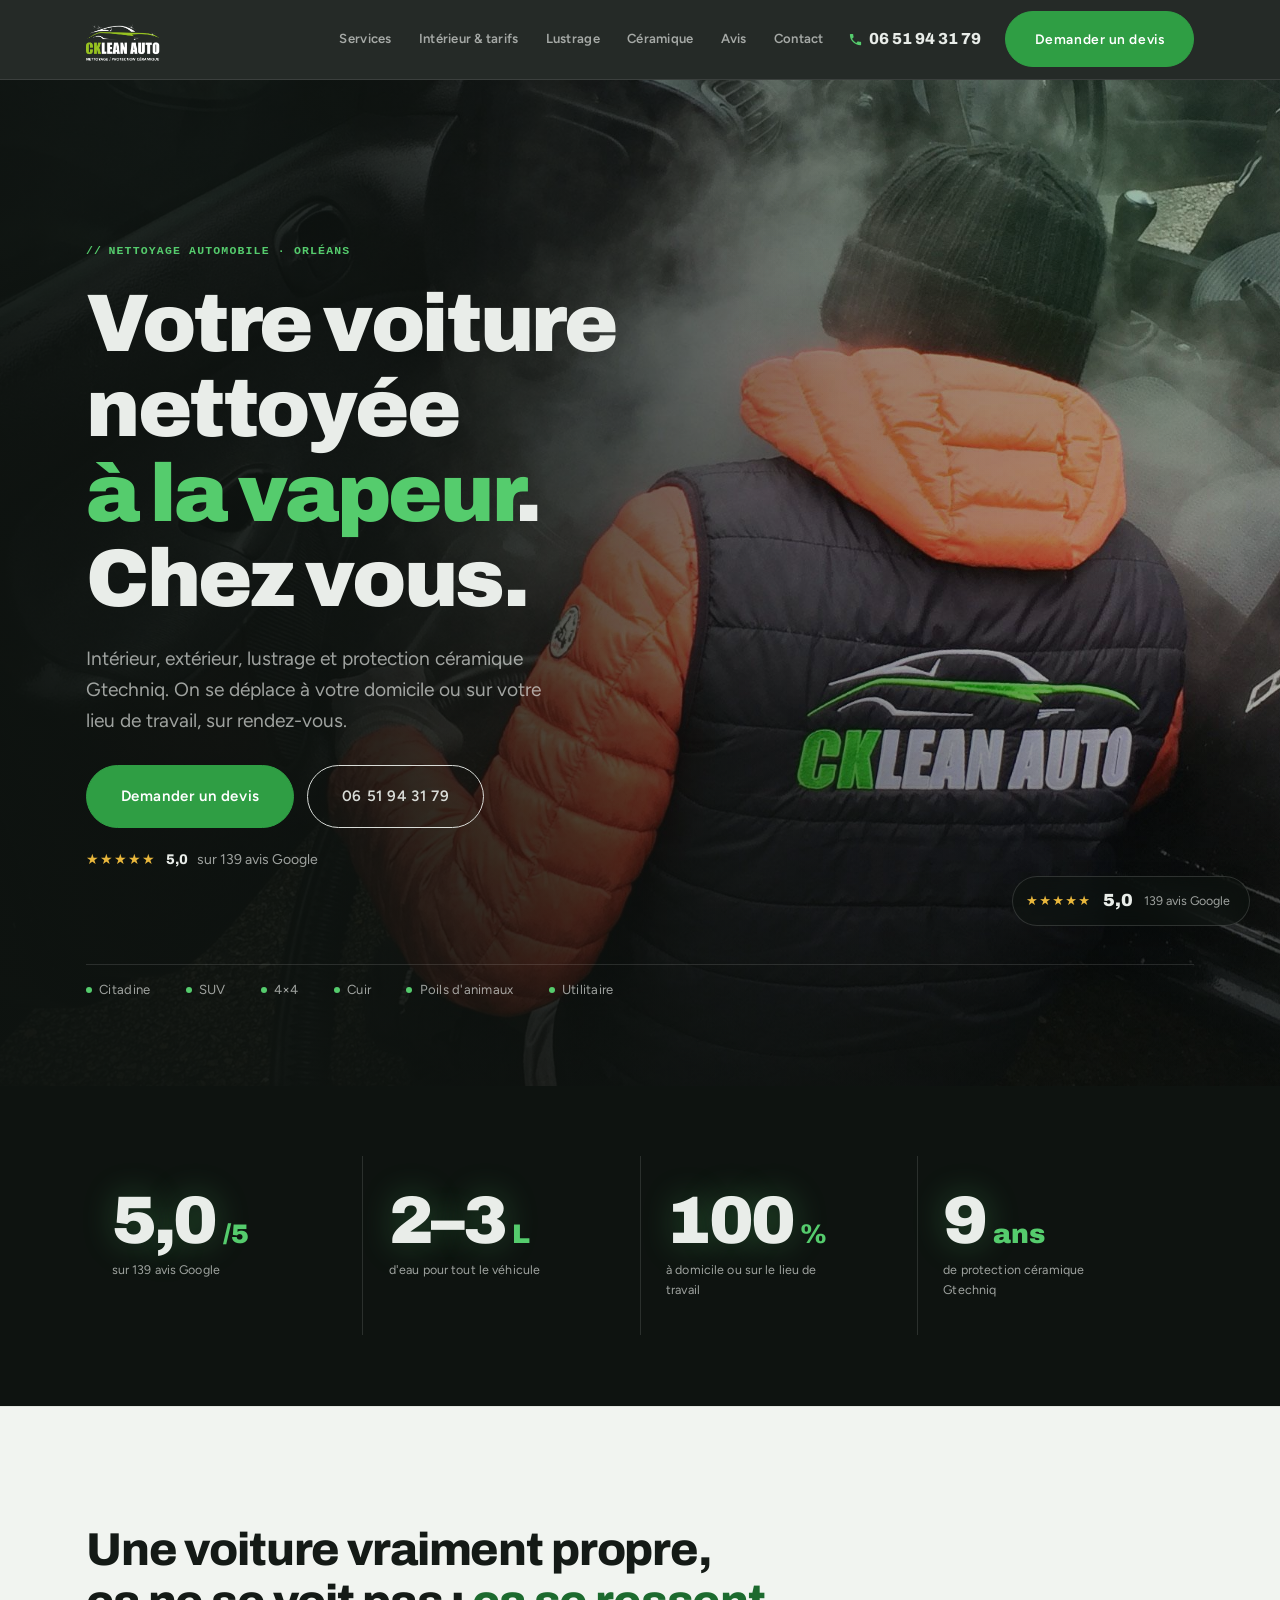
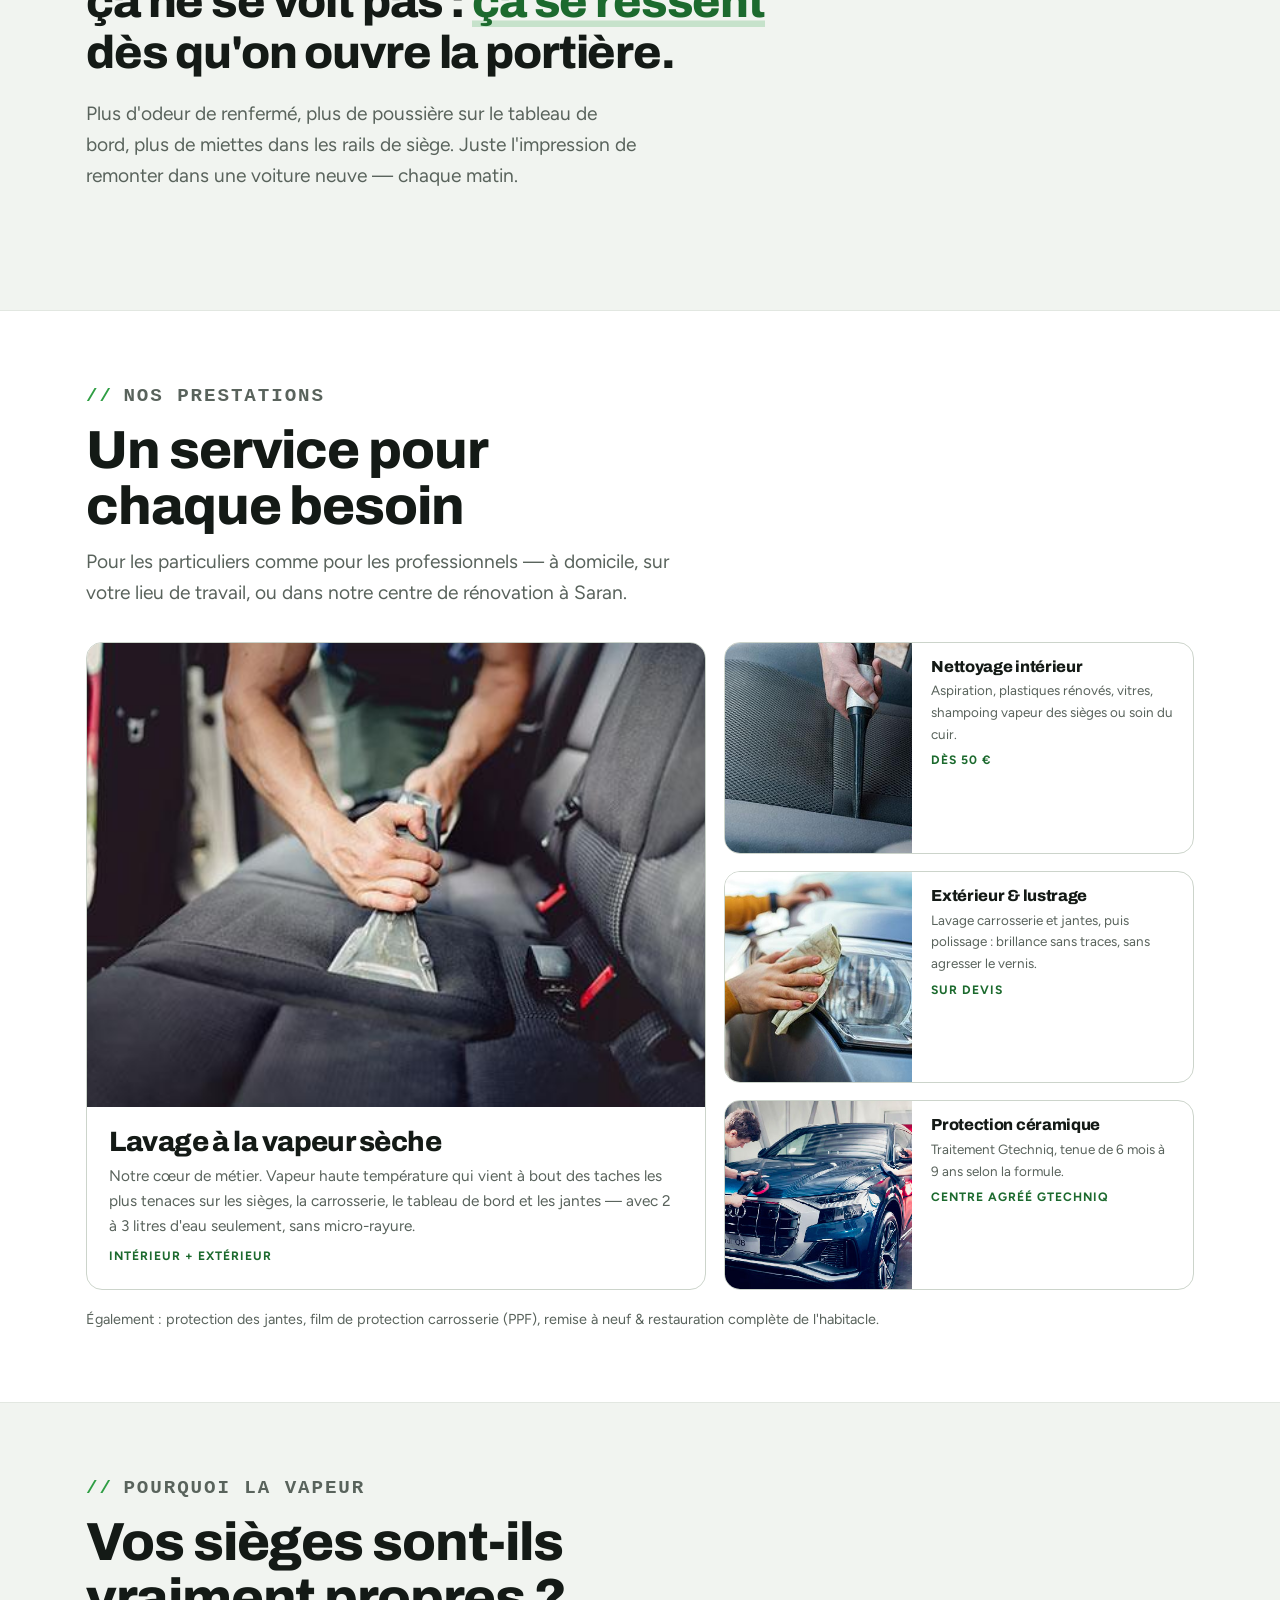
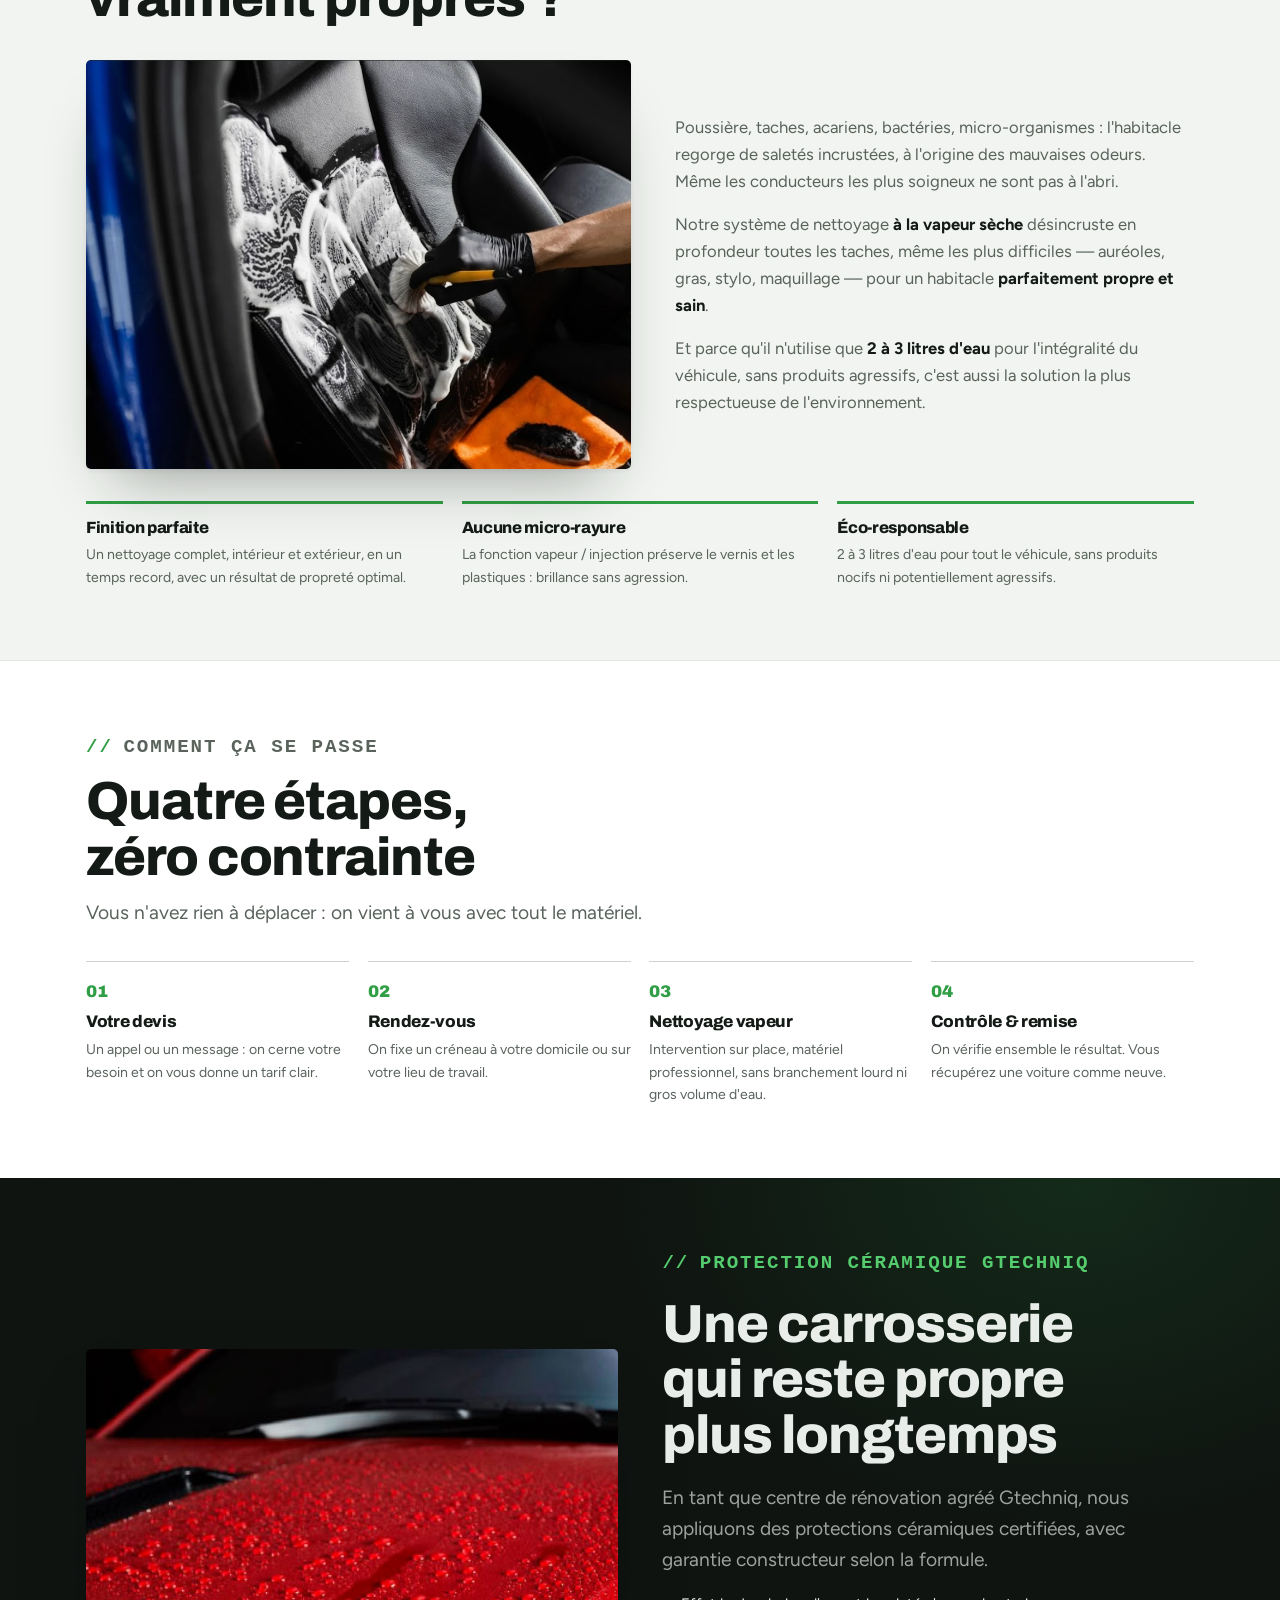
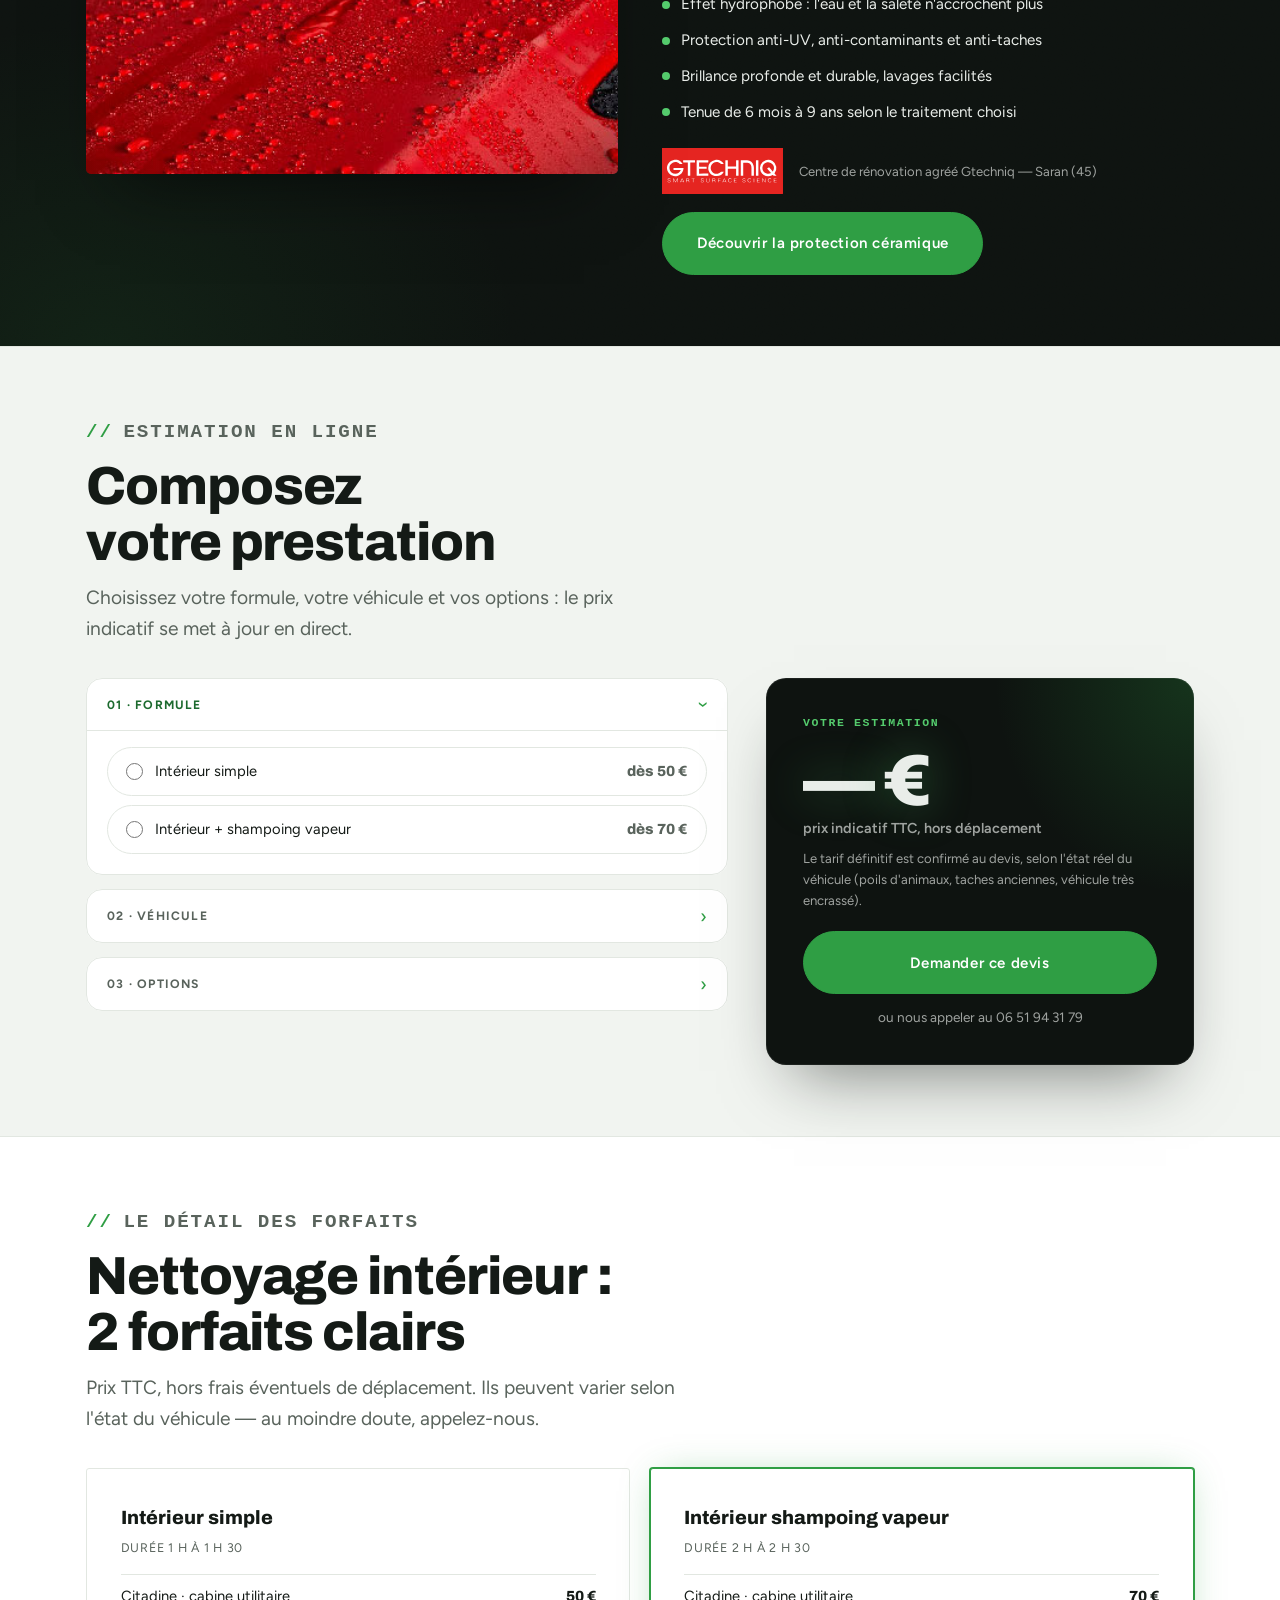
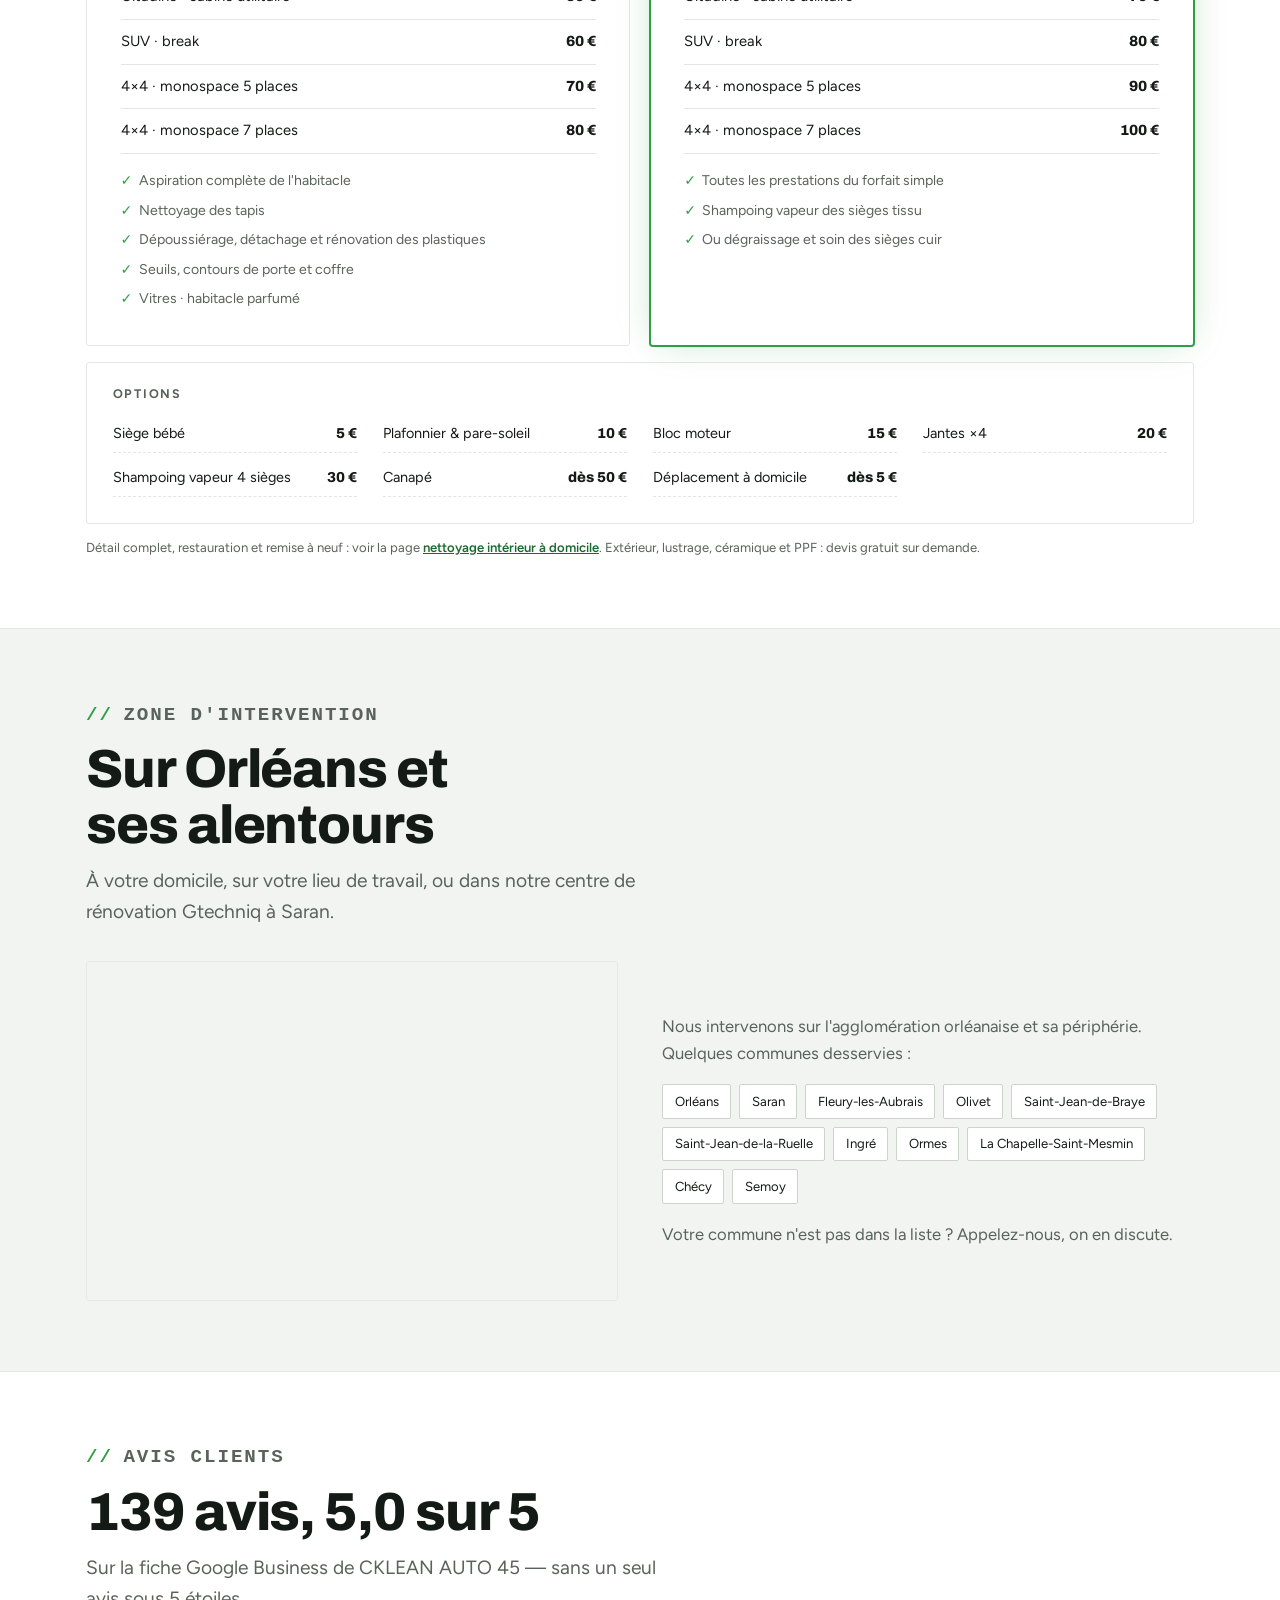
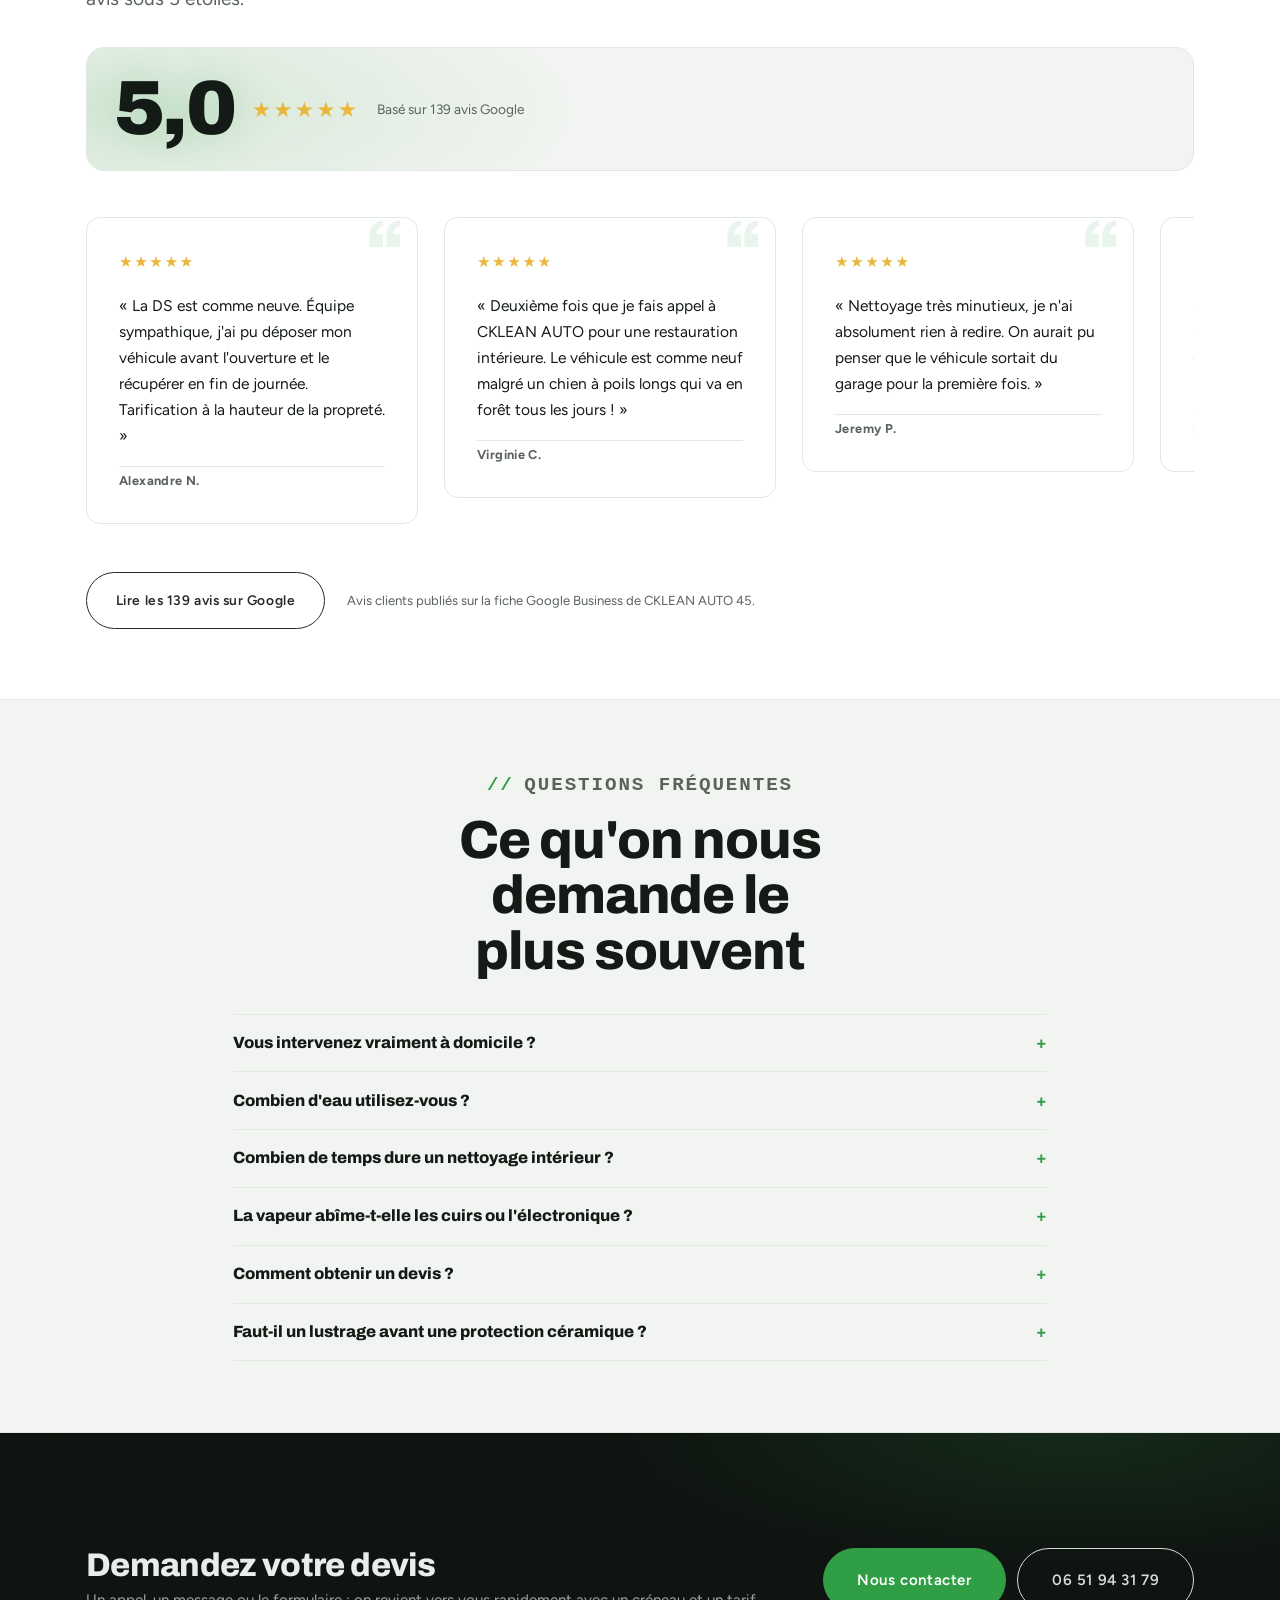
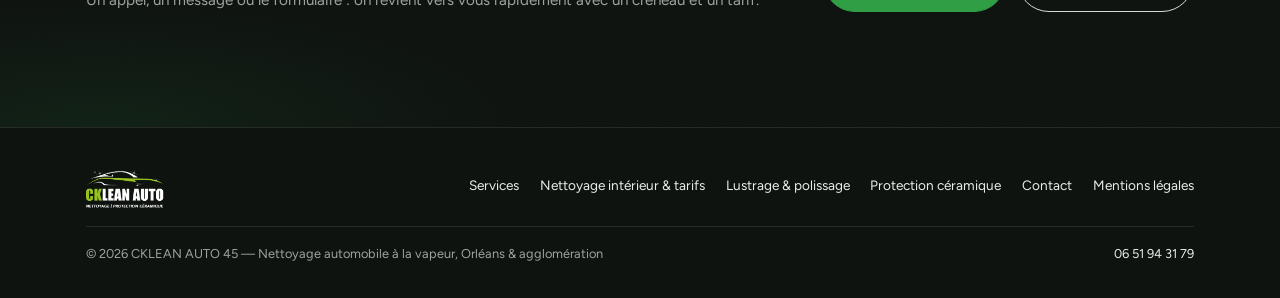
<file: index.html>
<!doctype html>
<html lang="fr">
<head>
<meta charset="utf-8" />
<meta name="viewport" content="width=device-width, initial-scale=1" />
<title>CKLEAN AUTO 45 — Nettoyage auto à la vapeur à domicile, Orléans</title>
<meta name="description" content="Nettoyage automobile à la vapeur sèche, à domicile ou sur votre lieu de travail sur Orléans et son agglomération. Intérieur, extérieur, lustrage, protection céramique Gtechniq. 5,0/5 sur 139 avis Google." />
<link rel="icon" href="assets/logo.png" />
<meta property="og:title" content="CKLEAN AUTO 45 — Nettoyage auto à la vapeur à domicile" />
<meta property="og:description" content="Nettoyage automobile à la vapeur sèche, à domicile, sur Orléans et son agglomération. 5,0/5 · 139 avis Google." />
<meta property="og:image" content="https://ckleanauto45.vercel.app/assets/og-image.png" />
<meta property="og:image:width" content="1200" />
<meta property="og:image:height" content="630" />
<meta property="og:type" content="website" />
<meta name="twitter:card" content="summary_large_image" />
<meta name="twitter:image" content="https://ckleanauto45.vercel.app/assets/og-image.png" />
<link rel="canonical" href="https://ckleanauto45.fr/" />

<script type="application/ld+json">
{
  "@context": "https://schema.org",
  "@type": "AutoWash",
  "name": "CKLEAN AUTO 45",
  "description": "Nettoyage automobile à la vapeur sèche à domicile, lustrage et protection céramique Gtechniq, sur Orléans et son agglomération.",
  "telephone": "+33651943179",
  "email": "contact@ckleanauto45.fr",
  "url": "https://ckleanauto45.fr",
  "image": "https://ckleanauto45.fr/assets/hero.jpg",
  "priceRange": "50–100 €",
  "areaServed": { "@type": "City", "name": "Orléans" },
  "address": {
    "@type": "PostalAddress",
    "addressLocality": "Saran",
    "postalCode": "45770",
    "addressRegion": "Loiret",
    "addressCountry": "FR"
  },
  "aggregateRating": {
    "@type": "AggregateRating",
    "ratingValue": "5.0",
    "reviewCount": "139",
    "bestRating": "5"
  }
}
</script>

<script type="application/ld+json">
{
  "@context": "https://schema.org",
  "@type": "FAQPage",
  "mainEntity": [
    {
      "@type": "Question",
      "name": "Vous intervenez vraiment à domicile ?",
      "acceptedAnswer": { "@type": "Answer", "text": "Oui. On se déplace à votre domicile ou sur votre lieu de travail, sur rendez-vous, avec tout le matériel. Notre système à la vapeur est autonome : pas besoin d'un gros point d'eau ni d'un branchement particulier." }
    },
    {
      "@type": "Question",
      "name": "Combien d'eau utilisez-vous ?",
      "acceptedAnswer": { "@type": "Answer", "text": "Entre 2 et 3 litres pour l'intégralité du véhicule. La vapeur sèche haute température désincruste sans ruissellement et sans produits agressifs — c'est la méthode la plus respectueuse de la voiture et de l'environnement." }
    },
    {
      "@type": "Question",
      "name": "Combien de temps dure un nettoyage intérieur ?",
      "acceptedAnswer": { "@type": "Answer", "text": "De 1 h à 1 h 30 pour un intérieur simple, 2 h à 2 h 30 pour un intérieur avec shampoing vapeur des sièges. Un véhicule très encrassé ou une restauration complète demandent davantage — c'est précisé dans le devis." }
    },
    {
      "@type": "Question",
      "name": "La vapeur abîme-t-elle les cuirs ou l'électronique ?",
      "acceptedAnswer": { "@type": "Answer", "text": "Non. La température et le débit sont réglés selon la surface traitée : tissus, cuirs, plastiques, contours de boutons. Les cuirs sont ensuite nourris. Les zones sensibles sont travaillées à distance maîtrisée." }
    },
    {
      "@type": "Question",
      "name": "Comment obtenir un devis ?",
      "acceptedAnswer": { "@type": "Answer", "text": "Un appel ou un message au 06 51 94 31 79, avec quelques photos si possible. On revient vers vous rapidement avec un créneau et un tarif clair, sans surprise le jour de l'intervention." }
    },
    {
      "@type": "Question",
      "name": "Faut-il un lustrage avant une protection céramique ?",
      "acceptedAnswer": { "@type": "Answer", "text": "Pas toujours. Sur une voiture neuve ou en très bon état, une décontamination suffit. Si le vernis est marqué (micro-rayures, tourbillons), un lustrage préalable est conseillé : la céramique fige l'état de la peinture." }
    }
  ]
}
</script>

<link rel="preconnect" href="https://fonts.googleapis.com" />
<link rel="preconnect" href="https://fonts.gstatic.com" crossorigin />
<link rel="stylesheet" href="https://fonts.googleapis.com/css2?family=Archivo:wght@600;700;800;900&family=Figtree:wght@400;500;600&display=swap" />
<link rel="stylesheet" href="assets/style.css" />
</head>
<body>

<div id="splash" aria-hidden="true"><img class="splash__logo" src="assets/logo.png" alt="" width="288" height="169" /></div>

<header class="bar">
  <div class="wrap bar__in">
    <a class="bar__brand" href="/" aria-label="CKLEAN AUTO 45 — accueil"><img src="assets/logo.png" alt="CKLEAN AUTO 45" width="240" height="141" /></a>
    <nav class="bar__nav" id="nav">
      <a href="#services">Services</a>
      <a href="nettoyage-interieur-domicile.html">Intérieur &amp; tarifs</a>
      <a href="lustrage-polissage.html">Lustrage</a>
      <a href="protection-ceramique.html">Céramique</a>
      <a href="#avis">Avis</a>
      <a href="contact.html">Contact</a>
    </nav>
    <a class="bar__tel" href="tel:+33651943179">
      <svg viewBox="0 0 24 24" aria-hidden="true"><path d="M6.6 10.8c1.4 2.8 3.8 5.1 6.6 6.6l2.2-2.2c.3-.3.7-.4 1-.2 1.1.4 2.3.6 3.6.6.6 0 1 .4 1 1V20c0 .6-.4 1-1 1C10.6 21 3 13.4 3 4c0-.6.4-1 1-1h3.4c.6 0 1 .4 1 1 0 1.2.2 2.4.6 3.6.1.4 0 .8-.3 1L6.6 10.8z"/></svg>
      06 51 94 31 79
    </a>
    <a class="btn bar__cta" href="contact.html">Demander un devis</a>
    <button class="bar__burger" id="burger" aria-label="Ouvrir le menu" aria-expanded="false"><span></span></button>
  </div>
</header>

<main id="top">

  <section class="hero">
    <div class="hero__media"><img src="assets/hero.jpg" alt="Technicien CKLEAN AUTO 45 nettoyant un habitacle à la vapeur sèche" fetchpriority="high" /></div>
    <div class="wrap hero__row">
      <div class="hero__in">
        <p class="label">Nettoyage automobile · Orléans</p>
        <h1>Votre voiture nettoyée <em>à&nbsp;la&nbsp;vapeur</em>. Chez&nbsp;vous.</h1>
        <p class="hero__sub">Intérieur, extérieur, lustrage et protection céramique Gtechniq. On se déplace à votre domicile ou sur votre lieu de travail, sur rendez-vous.</p>
        <div class="hero__actions">
          <a class="btn btn--lg" href="contact.html">Demander un devis</a>
          <a class="btn btn--ghost btn--lg" href="tel:+33651943179">06 51 94 31 79</a>
        </div>
        <div class="hero__proof"><span class="stars">★★★★★</span> <b>5,0</b> sur 139 avis Google</div>
      </div>
      <div class="hero__badge" aria-hidden="true">
        <span class="stars">★★★★★</span>
        <b>5,0</b>
        <span>139 avis Google</span>
      </div>
    </div>
    <div class="wrap">
      <div class="hero__chips">
        <span>Citadine</span>
        <span>SUV</span>
        <span>4×4</span>
        <span>Cuir</span>
        <span>Poils d'animaux</span>
        <span>Utilitaire</span>
      </div>
    </div>
  </section>

  <section class="stats" aria-label="Chiffres clés">
    <div class="wrap">
      <div class="stats__grid">
        <div class="stat"><b>5,0<span class="u">/5</span></b><span>sur 139 avis Google</span></div>
        <div class="stat"><b>2–3<span class="u">L</span></b><span>d'eau pour tout le véhicule</span></div>
        <div class="stat"><b>100<span class="u">%</span></b><span>à domicile ou sur le lieu de travail</span></div>
        <div class="stat"><b>9<span class="u">ans</span></b><span>de protection céramique Gtechniq</span></div>
      </div>
      <div class="stats__dots" aria-hidden="true"><span class="is-active"></span><span></span><span></span><span></span></div>
    </div>
  </section>

  <section class="statement">
    <div class="wrap statement__in reveal">
      <p>Une voiture vraiment propre, ça ne se voit pas : <em>ça se ressent</em> dès qu'on ouvre la portière.</p>
      <span>Plus d'odeur de renfermé, plus de poussière sur le tableau de bord, plus de miettes dans les rails de siège. Juste l'impression de remonter dans une voiture neuve — chaque matin.</span>
    </div>
  </section>

  <section id="services">
    <div class="wrap">
      <div class="head reveal">
        <p class="label">Nos prestations</p>
        <h2>Un service pour chaque besoin</h2>
        <p>Pour les particuliers comme pour les professionnels — à domicile, sur votre lieu de travail, ou dans notre centre de rénovation à Saran.</p>
      </div>
      <div class="svc-bento reveal">
        <a class="svc svc--lead" href="nettoyage-interieur-domicile.html">
          <div class="svc__img"><img src="assets/svc-vapeur.jpg" alt="Nettoyage d'un siège à la vapeur sèche" loading="lazy" /></div>
          <div class="svc__body">
            <h3>Lavage à la vapeur sèche</h3>
            <p>Notre cœur de métier. Vapeur haute température qui vient à bout des taches les plus tenaces sur les sièges, la carrosserie, le tableau de bord et les jantes — avec 2 à 3 litres d'eau seulement, sans micro-rayure.</p>
            <span class="svc__more">Intérieur + extérieur</span>
          </div>
        </a>
        <a class="svc svc--row" href="nettoyage-interieur-domicile.html">
          <div class="svc__img"><img src="assets/svc-interieur.jpg" alt="Nettoyage intérieur complet d'un véhicule" loading="lazy" /></div>
          <div class="svc__body">
            <h3>Nettoyage intérieur</h3>
            <p>Aspiration, plastiques rénovés, vitres, shampoing vapeur des sièges ou soin du cuir.</p>
            <span class="svc__more">Dès 50 €</span>
          </div>
        </a>
        <a class="svc svc--row" href="lustrage-polissage.html">
          <div class="svc__img"><img src="assets/svc-exterieur.jpg" alt="Nettoyage et lustrage extérieur d'une carrosserie" loading="lazy" /></div>
          <div class="svc__body">
            <h3>Extérieur &amp; lustrage</h3>
            <p>Lavage carrosserie et jantes, puis polissage : brillance sans traces, sans agresser le vernis.</p>
            <span class="svc__more">Sur devis</span>
          </div>
        </a>
        <a class="svc svc--row" href="protection-ceramique.html">
          <div class="svc__img"><img src="assets/svc-ceramique.jpg" alt="Application d'une protection céramique Gtechniq" loading="lazy" /></div>
          <div class="svc__body">
            <h3>Protection céramique</h3>
            <p>Traitement Gtechniq, tenue de 6 mois à 9 ans selon la formule.</p>
            <span class="svc__more">Centre agréé Gtechniq</span>
          </div>
        </a>
      </div>
      <p class="svc-extra reveal">Également : protection des jantes, film de protection carrosserie (PPF), remise à neuf &amp; restauration complète de l'habitacle.</p>
    </div>
  </section>

  <section id="vapeur" class="sec--alt">
    <div class="wrap">
      <div class="head reveal">
        <p class="label">Pourquoi la vapeur</p>
        <h2>Vos sièges sont-ils vraiment propres ?</h2>
      </div>
      <div class="why reveal">
        <div class="why__media"><img src="assets/seat.webp" alt="Nettoyage en profondeur d'un siège de voiture à la mousse et à la brosse" width="1138" height="767" loading="lazy" /></div>
        <div class="why__text">
          <p>Poussière, taches, acariens, bactéries, micro-organismes : l'habitacle regorge de saletés incrustées, à l'origine des mauvaises odeurs. Même les conducteurs les plus soigneux ne sont pas à l'abri.</p>
          <p>Notre système de nettoyage <strong>à la vapeur sèche</strong> désincruste en profondeur toutes les taches, même les plus difficiles — auréoles, gras, stylo, maquillage — pour un habitacle <strong>parfaitement propre et sain</strong>.</p>
          <p>Et parce qu'il n'utilise que <strong>2 à 3 litres d'eau</strong> pour l'intégralité du véhicule, sans produits agressifs, c'est aussi la solution la plus respectueuse de l'environnement.</p>
        </div>
      </div>
      <div class="guarantees reveal">
        <div class="g"><h3>Finition parfaite</h3><p>Un nettoyage complet, intérieur et extérieur, en un temps record, avec un résultat de propreté optimal.</p></div>
        <div class="g"><h3>Aucune micro-rayure</h3><p>La fonction vapeur / injection préserve le vernis et les plastiques : brillance sans agression.</p></div>
        <div class="g"><h3>Éco-responsable</h3><p>2 à 3 litres d'eau pour tout le véhicule, sans produits nocifs ni potentiellement agressifs.</p></div>
      </div>
    </div>
  </section>

  <section id="process">
    <div class="wrap">
      <div class="head reveal">
        <p class="label">Comment ça se passe</p>
        <h2>Quatre étapes, zéro contrainte</h2>
        <p>Vous n'avez rien à déplacer : on vient à vous avec tout le matériel.</p>
      </div>
      <div class="steps reveal">
        <div class="step"><h3>Votre devis</h3><p>Un appel ou un message : on cerne votre besoin et on vous donne un tarif clair.</p></div>
        <div class="step"><h3>Rendez-vous</h3><p>On fixe un créneau à votre domicile ou sur votre lieu de travail.</p></div>
        <div class="step"><h3>Nettoyage vapeur</h3><p>Intervention sur place, matériel professionnel, sans branchement lourd ni gros volume d'eau.</p></div>
        <div class="step"><h3>Contrôle &amp; remise</h3><p>On vérifie ensemble le résultat. Vous récupérez une voiture comme neuve.</p></div>
      </div>
    </div>
  </section>

  <section id="ceramique" class="sec--dark">
    <div class="wrap">
      <div class="ceramic reveal">
        <div class="ceramic__media"><img src="assets/beading.jpg" alt="Effet hydrophobe sur une carrosserie protégée par un traitement céramique Gtechniq" loading="lazy" /></div>
        <div class="ceramic__text">
          <p class="label">Protection céramique Gtechniq</p>
          <h2>Une carrosserie qui reste propre plus longtemps</h2>
          <p>En tant que centre de rénovation agréé Gtechniq, nous appliquons des protections céramiques certifiées, avec garantie constructeur selon la formule.</p>
          <ul class="ceramic__list">
            <li>Effet hydrophobe : l'eau et la saleté n'accrochent plus</li>
            <li>Protection anti-UV, anti-contaminants et anti-taches</li>
            <li>Brillance profonde et durable, lavages facilités</li>
            <li>Tenue de 6 mois à 9 ans selon le traitement choisi</li>
          </ul>
          <div class="ceramic__badge">
            <img src="assets/gtechniq.svg" alt="Gtechniq" />
            <span>Centre de rénovation agréé Gtechniq — Saran (45)</span>
          </div>
          <div style="display:flex;gap:0.7rem;flex-wrap:wrap">
            <a class="btn btn--lg" href="protection-ceramique.html">Découvrir la protection céramique</a>
          </div>
        </div>
      </div>
    </div>
  </section>

  <section id="estimation" class="sec--alt">
    <div class="wrap">
      <div class="head reveal">
        <p class="label">Estimation en ligne</p>
        <h2>Composez votre prestation</h2>
        <p>Choisissez votre formule, votre véhicule et vos options : le prix indicatif se met à jour en direct.</p>
      </div>
      <form class="estim reveal" id="estim">
        <div class="estim__fields">
          <fieldset class="estim__group is-open">
            <legend class="sr-only">Formule intérieur</legend>
            <div class="estim__ghead" role="button" tabindex="0" aria-expanded="true">
              <span class="estim__gtitle">01 · Formule</span>
              <span class="estim__gsummary"></span>
              <span class="estim__gchev" aria-hidden="true">›</span>
            </div>
            <div class="estim__gbody">
              <label class="opt"><input type="radio" name="formule" value="simple" /> <span>Intérieur simple</span><b>dès 50 €</b></label>
              <label class="opt"><input type="radio" name="formule" value="shampoing" /> <span>Intérieur + shampoing vapeur</span><b>dès 70 €</b></label>
            </div>
          </fieldset>
          <fieldset class="estim__group">
            <legend class="sr-only">Votre véhicule</legend>
            <div class="estim__ghead" role="button" tabindex="0" aria-expanded="false">
              <span class="estim__gtitle">02 · Véhicule</span>
              <span class="estim__gsummary"></span>
              <span class="estim__gchev" aria-hidden="true">›</span>
            </div>
            <div class="estim__gbody">
              <label class="opt"><input type="radio" name="vehicule" value="0" /> <span>Citadine · cabine utilitaire</span></label>
              <label class="opt"><input type="radio" name="vehicule" value="10" /> <span>SUV · break</span></label>
              <label class="opt"><input type="radio" name="vehicule" value="20" /> <span>4×4 · monospace 5 places</span></label>
              <label class="opt"><input type="radio" name="vehicule" value="30" /> <span>4×4 · monospace 7 places</span></label>
            </div>
          </fieldset>
          <fieldset class="estim__group estim__group--list">
            <legend class="sr-only">Options</legend>
            <div class="estim__ghead" role="button" tabindex="0" aria-expanded="false">
              <span class="estim__gtitle">03 · Options</span>
              <span class="estim__gsummary"></span>
              <span class="estim__gchev" aria-hidden="true">›</span>
            </div>
            <div class="estim__gbody">
              <label class="opt"><input type="checkbox" name="opt" value="5" /> <span>Siège bébé</span><b>+5 €</b></label>
              <label class="opt"><input type="checkbox" name="opt" value="10" /> <span>Plafonnier &amp; pare-soleil</span><b>+10 €</b></label>
              <label class="opt"><input type="checkbox" name="opt" value="15" /> <span>Bloc moteur</span><b>+15 €</b></label>
              <label class="opt"><input type="checkbox" name="opt" value="20" /> <span>Jantes ×4</span><b>+20 €</b></label>
              <label class="opt"><input type="checkbox" name="opt" value="30" /> <span>Shampoing vapeur 4 sièges</span><b>+30 €</b></label>
            </div>
          </fieldset>
        </div>
        <aside class="estim__result">
          <p class="estim__rlabel">Votre estimation</p>
          <p class="estim__price"><span id="estimPrice">—</span> €<small>prix indicatif TTC, hors déplacement</small></p>
          <p class="estim__note">Le tarif définitif est confirmé au devis, selon l'état réel du véhicule (poils d'animaux, taches anciennes, véhicule très encrassé).</p>
          <a class="btn btn--lg" id="estimCta" href="contact.html">Demander ce devis</a>
          <a class="estim__tel" href="tel:+33651943179">ou nous appeler au 06 51 94 31 79</a>
        </aside>
      </form>
    </div>
  </section>

  <section id="tarifs">
    <div class="wrap">
      <div class="head reveal">
        <p class="label">Le détail des forfaits</p>
        <h2>Nettoyage intérieur&nbsp;: 2&nbsp;forfaits clairs</h2>
        <p>Prix TTC, hors frais éventuels de déplacement. Ils peuvent varier selon l'état du véhicule — au moindre doute, appelez-nous.</p>
      </div>
      <div class="price-grid reveal">
        <div class="price">
          <div class="price__top"><span class="price__name">Intérieur simple</span><span class="price__meta">Durée 1 h à 1 h 30</span></div>
          <div class="price__rows">
            <div class="price__row"><span>Citadine · cabine utilitaire</span><b>50 €</b></div>
            <div class="price__row"><span>SUV · break</span><b>60 €</b></div>
            <div class="price__row"><span>4×4 · monospace 5 places</span><b>70 €</b></div>
            <div class="price__row"><span>4×4 · monospace 7 places</span><b>80 €</b></div>
          </div>
          <div class="price__list"><ul>
            <li>Aspiration complète de l'habitacle</li>
            <li>Nettoyage des tapis</li>
            <li>Dépoussiérage, détachage et rénovation des plastiques</li>
            <li>Seuils, contours de porte et coffre</li>
            <li>Vitres · habitacle parfumé</li>
          </ul></div>
        </div>
        <div class="price price--feature">
          <div class="price__top"><span class="price__name">Intérieur shampoing vapeur</span><span class="price__meta">Durée 2 h à 2 h 30</span></div>
          <div class="price__rows">
            <div class="price__row"><span>Citadine · cabine utilitaire</span><b>70 €</b></div>
            <div class="price__row"><span>SUV · break</span><b>80 €</b></div>
            <div class="price__row"><span>4×4 · monospace 5 places</span><b>90 €</b></div>
            <div class="price__row"><span>4×4 · monospace 7 places</span><b>100 €</b></div>
          </div>
          <div class="price__list"><ul>
            <li>Toutes les prestations du forfait simple</li>
            <li>Shampoing vapeur des sièges tissu</li>
            <li>Ou dégraissage et soin des sièges cuir</li>
          </ul></div>
        </div>
      </div>
      <div class="options reveal">
        <h3>Options</h3>
        <ul>
          <li><span>Siège bébé</span><b>5 €</b></li>
          <li><span>Plafonnier &amp; pare-soleil</span><b>10 €</b></li>
          <li><span>Bloc moteur</span><b>15 €</b></li>
          <li><span>Jantes ×4</span><b>20 €</b></li>
          <li><span>Shampoing vapeur 4 sièges</span><b>30 €</b></li>
          <li><span>Canapé</span><b>dès 50 €</b></li>
          <li><span>Déplacement à domicile</span><b>dès 5 €</b></li>
        </ul>
      </div>
      <p class="price-note">Détail complet, restauration et remise à neuf : voir la page <a href="nettoyage-interieur-domicile.html" style="color:var(--green-ink);font-weight:600">nettoyage intérieur à domicile</a>. Extérieur, lustrage, céramique et PPF : devis gratuit sur demande.</p>
    </div>
  </section>

  <section id="zone" class="sec--alt">
    <div class="wrap">
      <div class="head reveal">
        <p class="label">Zone d'intervention</p>
        <h2>Sur Orléans et ses alentours</h2>
        <p>À votre domicile, sur votre lieu de travail, ou dans notre centre de rénovation Gtechniq à Saran.</p>
      </div>
      <div class="zone reveal">
        <iframe class="zone__map" title="Zone d'intervention CKLEAN AUTO 45 autour d'Orléans"
          src="https://www.google.com/maps?q=Saran%2C%2045770&z=11&output=embed" loading="lazy"
          referrerpolicy="no-referrer-when-downgrade"></iframe>
        <div class="zone__text">
          <p>Nous intervenons sur l'agglomération orléanaise et sa périphérie. Quelques communes desservies :</p>
          <div class="communes">
            <span>Orléans</span><span>Saran</span><span>Fleury-les-Aubrais</span><span>Olivet</span>
            <span>Saint-Jean-de-Braye</span><span>Saint-Jean-de-la-Ruelle</span><span>Ingré</span>
            <span>Ormes</span><span>La Chapelle-Saint-Mesmin</span><span>Chécy</span><span>Semoy</span>
          </div>
          <p>Votre commune n'est pas dans la liste ? Appelez-nous, on en discute.</p>
        </div>
      </div>
    </div>
  </section>

  <section id="avis">
    <div class="wrap">
      <div class="head reveal">
        <p class="label">Avis clients</p>
        <h2>139 avis, 5,0 sur 5</h2>
        <p>Sur la fiche Google Business de CKLEAN AUTO 45 — sans un seul avis sous 5 étoiles.</p>
      </div>
      <div class="rating-head reveal">
        <span class="big">5,0</span>
        <span class="stars">★★★★★</span>
        <span class="src">Basé sur 139 avis Google</span>
      </div>
      <div class="reviews reveal">
        <blockquote class="review">
          <div class="stars" aria-label="5 sur 5">★★★★★</div>
          <p>« La DS est comme neuve. Équipe sympathique, j'ai pu déposer mon véhicule avant l'ouverture et le récupérer en fin de journée. Tarification à la hauteur de la propreté. »</p>
          <cite>Alexandre N.</cite>
        </blockquote>
        <blockquote class="review">
          <div class="stars" aria-label="5 sur 5">★★★★★</div>
          <p>« Deuxième fois que je fais appel à CKLEAN AUTO pour une restauration intérieure. Le véhicule est comme neuf malgré un chien à poils longs qui va en forêt tous les jours ! »</p>
          <cite>Virginie C.</cite>
        </blockquote>
        <blockquote class="review">
          <div class="stars" aria-label="5 sur 5">★★★★★</div>
          <p>« Nettoyage très minutieux, je n'ai absolument rien à redire. On aurait pu penser que le véhicule sortait du garage pour la première fois. »</p>
          <cite>Jeremy P.</cite>
        </blockquote>
        <blockquote class="review">
          <div class="stars" aria-label="5 sur 5">★★★★★</div>
          <p>« De vrais professionnels ! Très sympas et une voiture comme neuve (et il y avait gros à faire…). Un grand merci une fois encore. »</p>
          <cite>Manon M.</cite>
        </blockquote>
        <blockquote class="review">
          <div class="stars" aria-label="5 sur 5">★★★★★</div>
          <p>« Très bon travail, tache de gras de pizza disparue de mon siège. Encore merci ! »</p>
          <cite>Salima G.</cite>
        </blockquote>
        <blockquote class="review">
          <div class="stars" aria-label="5 sur 5">★★★★★</div>
          <p>« Un travail au top réalisé par un personnel très sympa et professionnel, le tout pour un prix abordable ! »</p>
          <cite>Romane F.</cite>
        </blockquote>
      </div>
      <div class="reveal" style="margin-top:clamp(1.4rem,3vw,2.1rem);display:flex;flex-wrap:wrap;gap:0.8rem 1.4rem;align-items:center">
        <a class="btn btn--ghost" href="https://www.google.com/maps/search/?api=1&amp;query=CKLEAN%20AUTO%2045%20Saran" target="_blank" rel="noopener">Lire les 139 avis sur Google</a>
        <span class="price-note" style="margin:0">Avis clients publiés sur la fiche Google Business de CKLEAN AUTO 45.</span>
      </div>
    </div>
  </section>

  <section id="faq" class="sec--alt">
    <div class="wrap">
      <div class="head head--center reveal">
        <p class="label">Questions fréquentes</p>
        <h2>Ce qu'on nous demande le plus souvent</h2>
      </div>
      <div class="faq faq--center reveal">
        <details>
          <summary>Vous intervenez vraiment à domicile ?</summary>
          <p>Oui. On se déplace à votre domicile ou sur votre lieu de travail, sur rendez-vous, avec tout le matériel. Notre système à la vapeur est autonome : pas besoin d'un gros point d'eau ni d'un branchement particulier.</p>
        </details>
        <details>
          <summary>Combien d'eau utilisez-vous ?</summary>
          <p>Entre 2 et 3 litres pour l'intégralité du véhicule. La vapeur sèche haute température désincruste sans ruissellement et sans produits agressifs — c'est la méthode la plus respectueuse de la voiture et de l'environnement.</p>
        </details>
        <details>
          <summary>Combien de temps dure un nettoyage intérieur ?</summary>
          <p>De 1 h à 1 h 30 pour un intérieur simple, 2 h à 2 h 30 pour un intérieur avec shampoing vapeur des sièges. Un véhicule très encrassé ou une restauration complète demandent davantage — c'est précisé dans le devis.</p>
        </details>
        <details>
          <summary>La vapeur abîme-t-elle les cuirs ou l'électronique ?</summary>
          <p>Non. La température et le débit sont réglés selon la surface traitée : tissus, cuirs, plastiques, contours de boutons. Les cuirs sont ensuite nourris. Les zones sensibles sont travaillées à distance maîtrisée.</p>
        </details>
        <details>
          <summary>Comment obtenir un devis ?</summary>
          <p>Un appel ou un message au 06 51 94 31 79, avec quelques photos si possible. On revient vers vous rapidement avec un créneau et un tarif clair, sans surprise le jour de l'intervention.</p>
        </details>
        <details>
          <summary>Faut-il un lustrage avant une protection céramique ?</summary>
          <p>Pas toujours. Sur une voiture neuve ou en très bon état, une décontamination suffit. Si le vernis est marqué (micro-rayures, tourbillons), un lustrage préalable est conseillé : la céramique fige l'état de la peinture.</p>
        </details>
      </div>
    </div>
  </section>

  <section class="cta-band">
    <div class="wrap cta-band__in">
      <div>
        <h2>Demandez votre devis</h2>
        <p>Un appel, un message ou le formulaire : on revient vers vous rapidement avec un créneau et un tarif.</p>
      </div>
      <div class="cta-band__actions">
        <a class="btn btn--lg" href="contact.html">Nous contacter</a>
        <a class="btn btn--ghost btn--lg" href="tel:+33651943179">06 51 94 31 79</a>
      </div>
    </div>
  </section>

</main>

<footer>
  <div class="wrap foot">
    <div class="foot__top">
      <img src="assets/logo.png" alt="CKLEAN AUTO 45" />
      <nav class="foot__nav">
        <a href="#services">Services</a>
        <a href="nettoyage-interieur-domicile.html">Nettoyage intérieur &amp; tarifs</a>
        <a href="lustrage-polissage.html">Lustrage &amp; polissage</a>
        <a href="protection-ceramique.html">Protection céramique</a>
        <a href="contact.html">Contact</a>
        <a href="mentions-legales.html">Mentions légales</a>
      </nav>
    </div>
    <div class="foot__bottom">
      <span>© 2026 CKLEAN AUTO 45 — Nettoyage automobile à la vapeur, Orléans &amp; agglomération</span>
      <a href="tel:+33651943179">06 51 94 31 79</a>
    </div>
  </div>
</footer>

<a class="call-fab" href="tel:+33651943179" aria-label="Appeler CKLEAN AUTO 45 au 06 51 94 31 79"><svg viewBox="0 0 24 24" aria-hidden="true"><path d="M6.6 10.8c1.4 2.8 3.8 5.1 6.6 6.6l2.2-2.2c.3-.3.7-.4 1-.2 1.1.4 2.3.6 3.6.6.6 0 1 .4 1 1V20c0 .6-.4 1-1 1C10.6 21 3 13.4 3 4c0-.6.4-1 1-1h3.4c.6 0 1 .4 1 1 0 1.2.2 2.4.6 3.6.1.4 0 .8-.3 1L6.6 10.8z"/></svg>Appeler</a>

<script src="assets/app.js" defer></script>

</body>
</html>
</file>
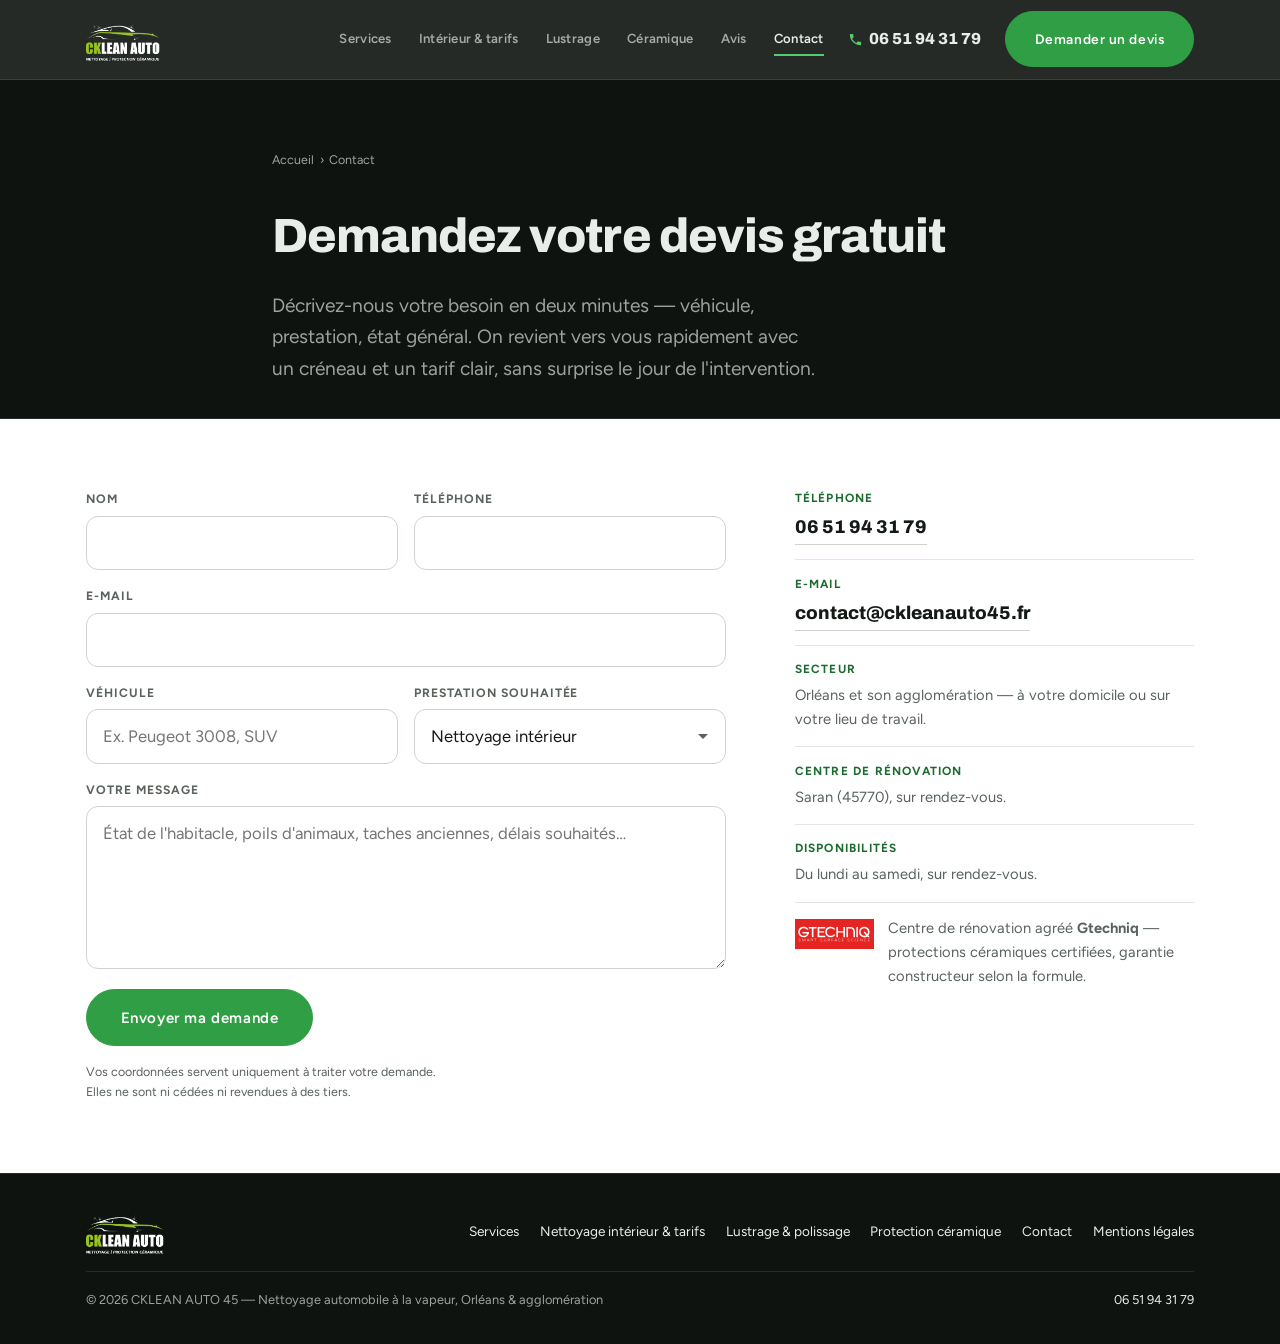
<file: contact.html>
<!doctype html>
<html lang="fr">
<head>
<meta charset="utf-8" />
<meta name="viewport" content="width=device-width, initial-scale=1" />
<title>Contact &amp; devis gratuit — Orléans | CKLEAN AUTO 45</title>
<meta name="description" content="Demandez votre devis gratuit à CKLEAN AUTO 45 : nettoyage automobile à la vapeur à domicile, lustrage, protection céramique Gtechniq sur Orléans et son agglomération. Formulaire, téléphone, e-mail." />
<link rel="icon" href="assets/logo.png" />
<link rel="canonical" href="https://ckleanauto45.fr/contact.html" />
<meta property="og:title" content="Contact &amp; devis — CKLEAN AUTO 45" />
<meta property="og:description" content="Devis gratuit sur Orléans : formulaire, téléphone, e-mail. Centre de rénovation agréé Gtechniq à Saran." />
<meta property="og:image" content="https://ckleanauto45.vercel.app/assets/og-image.png" />
<meta property="og:image:width" content="1200" />
<meta property="og:image:height" content="630" />
<meta property="og:type" content="website" />
<meta name="twitter:card" content="summary_large_image" />
<meta name="twitter:image" content="https://ckleanauto45.vercel.app/assets/og-image.png" />

<script type="application/ld+json">
{
  "@context": "https://schema.org",
  "@type": "ContactPage",
  "name": "Contact CKLEAN AUTO 45",
  "url": "https://ckleanauto45.fr/contact.html",
  "about": {
    "@type": "AutoWash",
    "name": "CKLEAN AUTO 45",
    "telephone": "+33651943179",
    "email": "contact@ckleanauto45.fr",
    "areaServed": { "@type": "City", "name": "Orléans" },
    "address": { "@type": "PostalAddress", "addressLocality": "Saran", "postalCode": "45770", "addressRegion": "Loiret", "addressCountry": "FR" }
  }
}
</script>

<link rel="preconnect" href="https://fonts.googleapis.com" />
<link rel="preconnect" href="https://fonts.gstatic.com" crossorigin />
<link rel="stylesheet" href="https://fonts.googleapis.com/css2?family=Archivo:wght@600;700;800;900&family=Figtree:wght@400;500;600&display=swap" />
<link rel="stylesheet" href="assets/style.css" />
</head>
<body>

<header class="bar">
  <div class="wrap bar__in">
    <a class="bar__brand" href="/" aria-label="CKLEAN AUTO 45 — accueil"><img src="assets/logo.png" alt="CKLEAN AUTO 45" width="240" height="141" /></a>
    <nav class="bar__nav" id="nav">
      <a href="/#services">Services</a>
      <a href="nettoyage-interieur-domicile.html">Intérieur &amp; tarifs</a>
      <a href="lustrage-polissage.html">Lustrage</a>
      <a href="protection-ceramique.html">Céramique</a>
      <a href="/#avis">Avis</a>
      <a href="contact.html" aria-current="page">Contact</a>
    </nav>
    <a class="bar__tel" href="tel:+33651943179">
      <svg viewBox="0 0 24 24" aria-hidden="true"><path d="M6.6 10.8c1.4 2.8 3.8 5.1 6.6 6.6l2.2-2.2c.3-.3.7-.4 1-.2 1.1.4 2.3.6 3.6.6.6 0 1 .4 1 1V20c0 .6-.4 1-1 1C10.6 21 3 13.4 3 4c0-.6.4-1 1-1h3.4c.6 0 1 .4 1 1 0 1.2.2 2.4.6 3.6.1.4 0 .8-.3 1L6.6 10.8z"/></svg>
      06 51 94 31 79
    </a>
    <a class="btn bar__cta" href="#formulaire">Demander un devis</a>
    <button class="bar__burger" id="burger" aria-label="Ouvrir le menu" aria-expanded="false"><span></span></button>
  </div>
</header>

<main id="top">

  <div class="phero">
    <div class="wrap phero__in">
      <p class="crumb"><a href="/">Accueil</a> <span>›</span> Contact</p>
      <h1>Demandez votre devis gratuit</h1>
      <p class="phero__lead">Décrivez-nous votre besoin en deux minutes — véhicule, prestation, état général. On revient vers vous rapidement avec un créneau et un tarif clair, sans surprise le jour de l'intervention.</p>
    </div>
  </div>

  <section id="formulaire">
    <div class="wrap contact-grid">

      <form class="cform reveal" id="cform" method="POST" action="https://api.web3forms.com/submit">
        <input type="hidden" name="access_key" value="VOTRE_CLE_WEB3FORMS" />
        <input type="hidden" name="subject" value="Nouvelle demande de devis — ckleanauto45.fr" />
        <input type="hidden" name="from_name" value="Site CKLEAN AUTO 45" />
        <input type="checkbox" name="botcheck" class="cform__hp" tabindex="-1" autocomplete="off" aria-hidden="true" />

        <div class="cform__row">
          <label class="field"><span>Nom</span><input type="text" name="nom" required autocomplete="name" /></label>
          <label class="field"><span>Téléphone</span><input type="tel" name="telephone" required autocomplete="tel" /></label>
        </div>

        <label class="field"><span>E-mail</span><input type="email" name="email" autocomplete="email" /></label>

        <div class="cform__row">
          <label class="field"><span>Véhicule</span><input type="text" name="vehicule" placeholder="Ex. Peugeot 3008, SUV" /></label>
          <label class="field"><span>Prestation souhaitée</span>
            <select name="prestation">
              <option>Nettoyage intérieur</option>
              <option>Nettoyage intérieur + shampoing vapeur</option>
              <option>Lustrage / polissage</option>
              <option>Protection céramique</option>
              <option>Plusieurs prestations / je ne sais pas</option>
            </select>
          </label>
        </div>

        <label class="field"><span>Votre message</span><textarea name="message" rows="5" placeholder="État de l'habitacle, poils d'animaux, taches anciennes, délais souhaités…"></textarea></label>

        <button class="btn btn--lg" type="submit">Envoyer ma demande</button>
        <p class="cform__status" id="cformStatus" role="status" aria-live="polite"></p>
        <p class="cform__legal">Vos coordonnées servent uniquement à traiter votre demande. Elles ne sont ni cédées ni revendues à des tiers.</p>
      </form>

      <aside class="contact-side reveal">
        <div class="cs">
          <span class="k">Téléphone</span>
          <a class="cs__v" href="tel:+33651943179">06 51 94 31 79</a>
        </div>
        <div class="cs">
          <span class="k">E-mail</span>
          <a class="cs__v" href="mailto:contact@ckleanauto45.fr">contact@ckleanauto45.fr</a>
        </div>
        <div class="cs">
          <span class="k">Secteur</span>
          <p>Orléans et son agglomération — à votre domicile ou sur votre lieu de travail.</p>
        </div>
        <div class="cs">
          <span class="k">Centre de rénovation</span>
          <p>Saran (45770), sur rendez-vous.</p>
        </div>
        <div class="cs">
          <span class="k">Disponibilités</span>
          <p>Du lundi au samedi, sur rendez-vous.</p>
        </div>
        <div class="cs cs--badge">
          <img src="assets/gtechniq.svg" alt="Gtechniq" />
          <p>Centre de rénovation agréé <strong>Gtechniq</strong> — protections céramiques certifiées, garantie constructeur selon la formule.</p>
        </div>
      </aside>

    </div>
  </section>

</main>

<footer>
  <div class="wrap foot">
    <div class="foot__top">
      <img src="assets/logo.png" alt="CKLEAN AUTO 45" />
      <nav class="foot__nav">
        <a href="/#services">Services</a>
        <a href="nettoyage-interieur-domicile.html">Nettoyage intérieur &amp; tarifs</a>
        <a href="lustrage-polissage.html">Lustrage &amp; polissage</a>
        <a href="protection-ceramique.html">Protection céramique</a>
        <a href="contact.html">Contact</a>
        <a href="mentions-legales.html">Mentions légales</a>
      </nav>
    </div>
    <div class="foot__bottom">
      <span>© 2026 CKLEAN AUTO 45 — Nettoyage automobile à la vapeur, Orléans &amp; agglomération</span>
      <a href="tel:+33651943179">06 51 94 31 79</a>
    </div>
  </div>
</footer>

<a class="call-fab" href="tel:+33651943179" aria-label="Appeler CKLEAN AUTO 45 au 06 51 94 31 79"><svg viewBox="0 0 24 24" aria-hidden="true"><path d="M6.6 10.8c1.4 2.8 3.8 5.1 6.6 6.6l2.2-2.2c.3-.3.7-.4 1-.2 1.1.4 2.3.6 3.6.6.6 0 1 .4 1 1V20c0 .6-.4 1-1 1C10.6 21 3 13.4 3 4c0-.6.4-1 1-1h3.4c.6 0 1 .4 1 1 0 1.2.2 2.4.6 3.6.1.4 0 .8-.3 1L6.6 10.8z"/></svg>Appeler</a>

<script src="assets/app.js" defer></script>

</body>
</html>
</file>
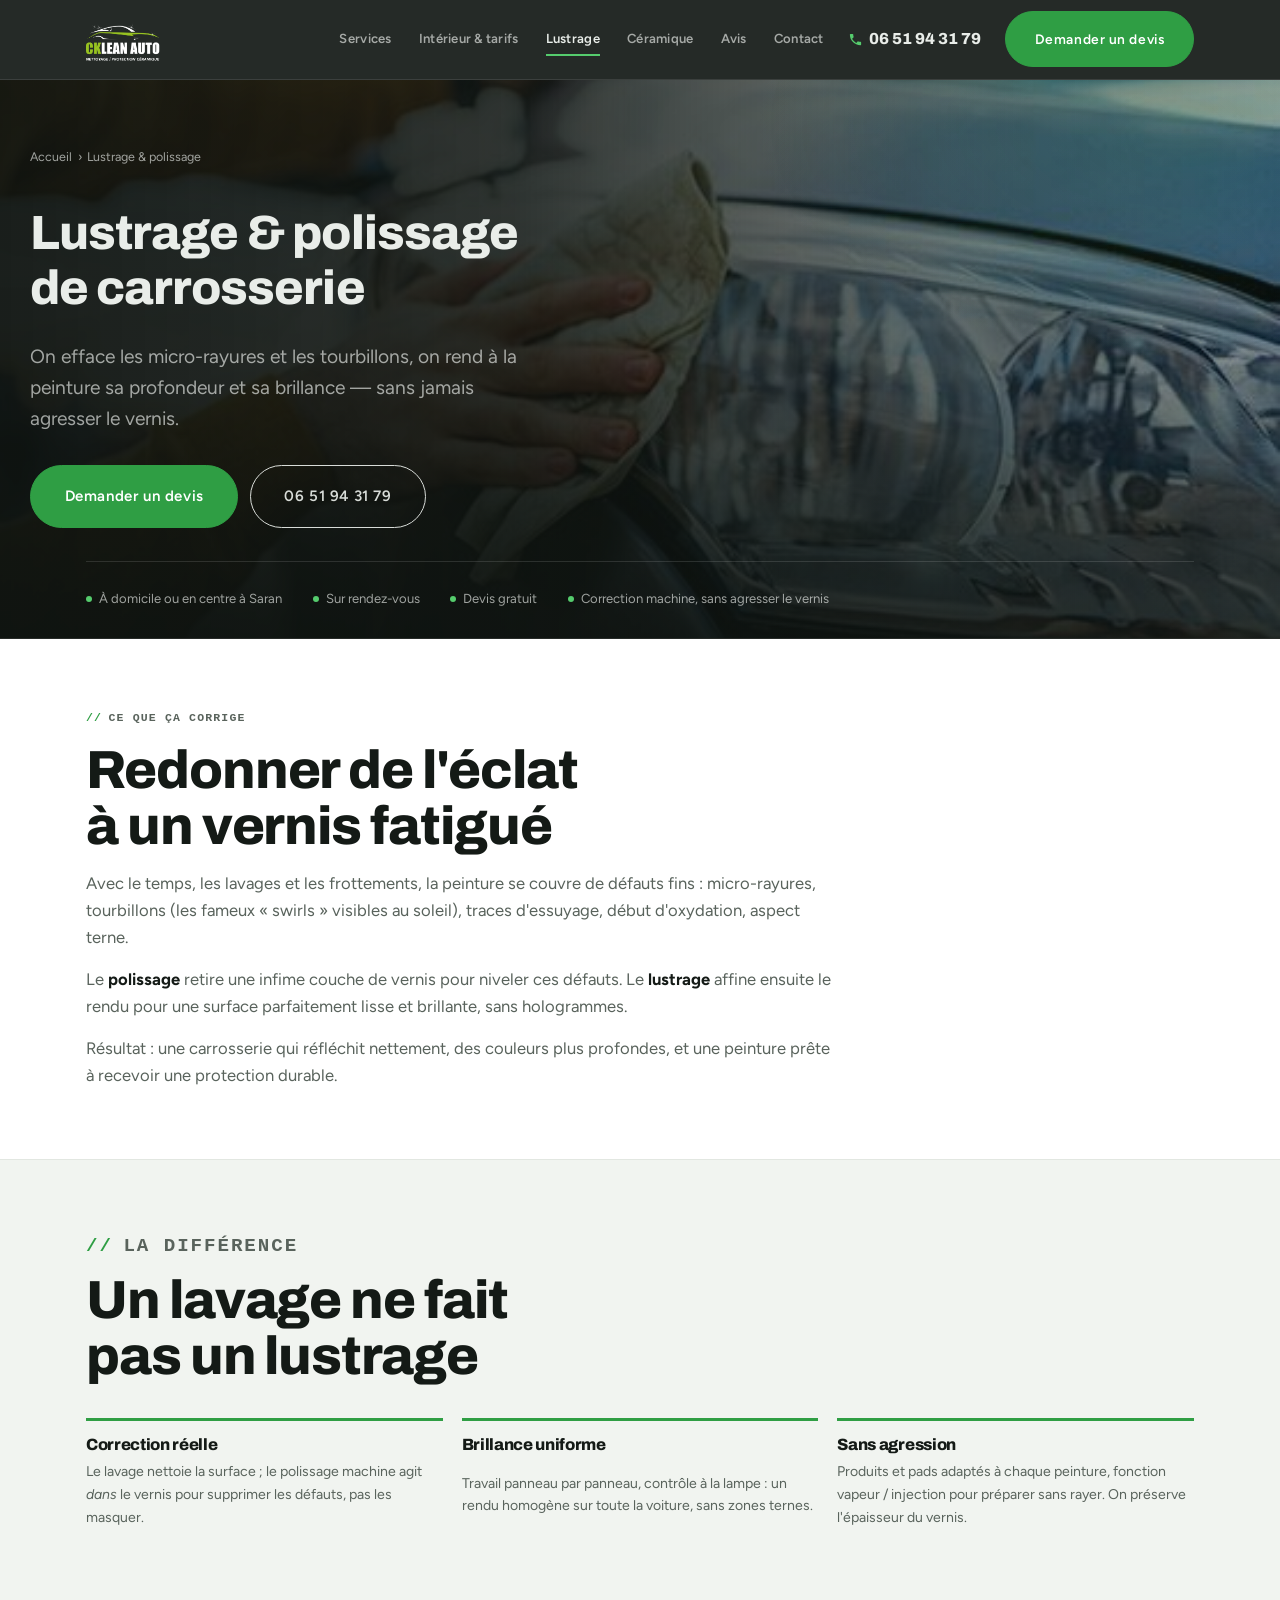
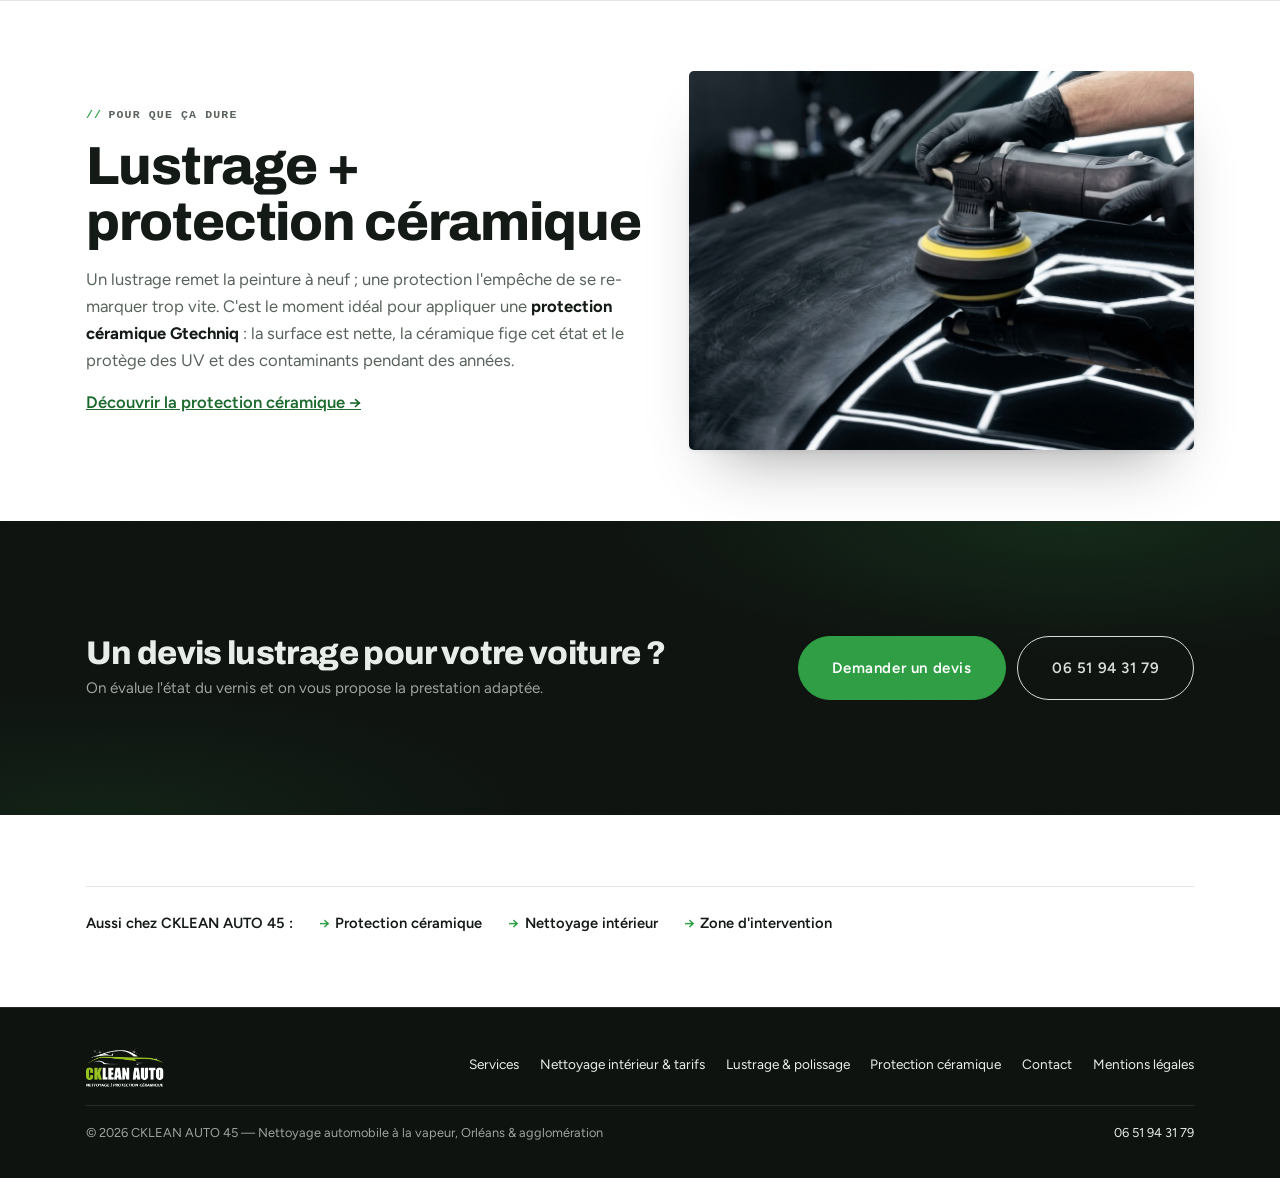
<file: lustrage-polissage.html>
<!doctype html>
<html lang="fr">
<head>
<meta charset="utf-8" />
<meta name="viewport" content="width=device-width, initial-scale=1" />
<title>Lustrage et polissage carrosserie à Orléans | CKLEAN AUTO 45</title>
<meta name="description" content="Lustrage et polissage de carrosserie sur Orléans : correction des micro-rayures et tourbillons, brillance profonde et durable, sans agresser le vernis. Devis gratuit, à domicile ou en centre à Saran." />
<link rel="icon" href="assets/logo.png" />
<link rel="canonical" href="https://ckleanauto45.fr/lustrage-polissage.html" />
<meta property="og:title" content="Lustrage &amp; polissage carrosserie — CKLEAN AUTO 45" />
<meta property="og:description" content="Correction des micro-rayures, brillance profonde, sans agression du vernis. Sur Orléans et son agglomération." />
<meta property="og:image" content="https://ckleanauto45.vercel.app/assets/og-image.png" />
<meta property="og:image:width" content="1200" />
<meta property="og:image:height" content="630" />
<meta property="og:type" content="website" />
<meta name="twitter:card" content="summary_large_image" />
<meta name="twitter:image" content="https://ckleanauto45.vercel.app/assets/og-image.png" />

<script type="application/ld+json">
{
  "@context": "https://schema.org",
  "@type": "Service",
  "serviceType": "Lustrage et polissage de carrosserie",
  "name": "Lustrage / polissage carrosserie",
  "provider": { "@type": "AutoWash", "name": "CKLEAN AUTO 45", "telephone": "+33651943179", "areaServed": "Orléans" },
  "areaServed": { "@type": "City", "name": "Orléans" },
  "description": "Lustrage et polissage de carrosserie sur Orléans et son agglomération : correction des micro-rayures et tourbillons, rénovation de la brillance, protection finale, sans agression du vernis."
}
</script>

<link rel="preconnect" href="https://fonts.googleapis.com" />
<link rel="preconnect" href="https://fonts.gstatic.com" crossorigin />
<link rel="stylesheet" href="https://fonts.googleapis.com/css2?family=Archivo:wght@600;700;800;900&family=Figtree:wght@400;500;600&display=swap" />
<link rel="stylesheet" href="assets/style.css" />
</head>
<body>

<header class="bar">
  <div class="wrap bar__in">
    <a class="bar__brand" href="/" aria-label="CKLEAN AUTO 45 — accueil"><img src="assets/logo.png" alt="CKLEAN AUTO 45" width="240" height="141" /></a>
    <nav class="bar__nav" id="nav">
      <a href="/#services">Services</a>
      <a href="nettoyage-interieur-domicile.html">Intérieur &amp; tarifs</a>
      <a href="lustrage-polissage.html" aria-current="page">Lustrage</a>
      <a href="protection-ceramique.html">Céramique</a>
      <a href="/#avis">Avis</a>
      <a href="contact.html">Contact</a>
    </nav>
    <a class="bar__tel" href="tel:+33651943179">
      <svg viewBox="0 0 24 24" aria-hidden="true"><path d="M6.6 10.8c1.4 2.8 3.8 5.1 6.6 6.6l2.2-2.2c.3-.3.7-.4 1-.2 1.1.4 2.3.6 3.6.6.6 0 1 .4 1 1V20c0 .6-.4 1-1 1C10.6 21 3 13.4 3 4c0-.6.4-1 1-1h3.4c.6 0 1 .4 1 1 0 1.2.2 2.4.6 3.6.1.4 0 .8-.3 1L6.6 10.8z"/></svg>
      06 51 94 31 79
    </a>
    <a class="btn bar__cta" href="contact.html">Demander un devis</a>
    <button class="bar__burger" id="burger" aria-label="Ouvrir le menu" aria-expanded="false"><span></span></button>
  </div>
</header>

<main id="top">

  <div class="phero phero--photo">
    <div class="phero__bg"><img src="assets/svc-exterieur.jpg" alt="Polissage de la carrosserie d'un véhicule" fetchpriority="high" /></div>
    <div class="wrap phero__in">
      <p class="crumb"><a href="/">Accueil</a> <span>›</span> Lustrage &amp; polissage</p>
      <h1>Lustrage &amp; polissage de carrosserie</h1>
      <p class="phero__lead">On efface les micro-rayures et les tourbillons, on rend à la peinture sa profondeur et sa brillance — sans jamais agresser le vernis.</p>
      <div class="phero__actions">
        <a class="btn btn--lg" href="contact.html">Demander un devis</a>
        <a class="btn btn--ghost btn--lg" href="tel:+33651943179">06 51 94 31 79</a>
      </div>
    </div>
    <div class="wrap">
      <p class="strip">
        <span>À domicile ou en centre à Saran</span>
        <span>Sur rendez-vous</span>
        <span>Devis gratuit</span>
        <span>Correction machine, sans agresser le vernis</span>
      </p>
    </div>
  </div>

  <section>
    <div class="wrap">
      <div class="prose reveal">
        <p class="label">Ce que ça corrige</p>
        <h2>Redonner de l'éclat à un vernis fatigué</h2>
        <p>Avec le temps, les lavages et les frottements, la peinture se couvre de défauts fins : micro-rayures, tourbillons (les fameux « swirls » visibles au soleil), traces d'essuyage, début d'oxydation, aspect terne.</p>
        <p>Le <strong>polissage</strong> retire une infime couche de vernis pour niveler ces défauts. Le <strong>lustrage</strong> affine ensuite le rendu pour une surface parfaitement lisse et brillante, sans hologrammes.</p>
        <p>Résultat : une carrosserie qui réfléchit nettement, des couleurs plus profondes, et une peinture prête à recevoir une protection durable.</p>
      </div>
    </div>
  </section>

  <section class="sec--alt">
    <div class="wrap">
      <div class="head reveal">
        <p class="label">La différence</p>
        <h2>Un lavage ne fait pas un lustrage</h2>
      </div>
      <div class="guarantees reveal">
        <div class="g"><h3>Correction réelle</h3><p>Le lavage nettoie la surface ; le polissage machine agit <em>dans</em> le vernis pour supprimer les défauts, pas les masquer.</p></div>
        <div class="g"><h3>Brillance uniforme</h3><p>Travail panneau par panneau, contrôle à la lampe : un rendu homogène sur toute la voiture, sans zones ternes.</p></div>
        <div class="g"><h3>Sans agression</h3><p>Produits et pads adaptés à chaque peinture, fonction vapeur / injection pour préparer sans rayer. On préserve l'épaisseur du vernis.</p></div>
      </div>
    </div>
  </section>

  <section>
    <div class="wrap">
      <div class="split split--rev reveal">
        <div class="split__media"><img src="assets/polish.jpg" alt="Lustrage et polissage machine d'une carrosserie" width="1368" height="768" loading="lazy" /></div>
        <div class="prose">
          <p class="label">Pour que ça dure</p>
          <h2>Lustrage + protection céramique</h2>
          <p>Un lustrage remet la peinture à neuf ; une protection l'empêche de se re-marquer trop vite. C'est le moment idéal pour appliquer une <strong>protection céramique Gtechniq</strong> : la surface est nette, la céramique fige cet état et le protège des UV et des contaminants pendant des années.</p>
          <p><a href="protection-ceramique.html" style="color:var(--green-ink);font-weight:600">Découvrir la protection céramique →</a></p>
        </div>
      </div>
    </div>
  </section>

  <section class="cta-band">
    <div class="wrap cta-band__in">
      <div>
        <h2>Un devis lustrage pour votre voiture ?</h2>
        <p>On évalue l'état du vernis et on vous propose la prestation adaptée.</p>
      </div>
      <div class="cta-band__actions">
        <a class="btn btn--lg" href="contact.html">Demander un devis</a>
        <a class="btn btn--ghost btn--lg" href="tel:+33651943179">06 51 94 31 79</a>
      </div>
    </div>
  </section>

  <section>
    <div class="wrap">
      <p class="also reveal">
        <span>Aussi chez CKLEAN AUTO&nbsp;45 :</span>
        <a href="protection-ceramique.html">Protection céramique</a>
        <a href="nettoyage-interieur-domicile.html">Nettoyage intérieur</a>
        <a href="/#zone">Zone d'intervention</a>
      </p>
    </div>
  </section>

</main>

<footer>
  <div class="wrap foot">
    <div class="foot__top">
      <img src="assets/logo.png" alt="CKLEAN AUTO 45" />
      <nav class="foot__nav">
        <a href="/#services">Services</a>
        <a href="nettoyage-interieur-domicile.html">Nettoyage intérieur &amp; tarifs</a>
        <a href="lustrage-polissage.html">Lustrage &amp; polissage</a>
        <a href="protection-ceramique.html">Protection céramique</a>
        <a href="contact.html">Contact</a>
        <a href="mentions-legales.html">Mentions légales</a>
      </nav>
    </div>
    <div class="foot__bottom">
      <span>© 2026 CKLEAN AUTO 45 — Nettoyage automobile à la vapeur, Orléans &amp; agglomération</span>
      <a href="tel:+33651943179">06 51 94 31 79</a>
    </div>
  </div>
</footer>

<a class="call-fab" href="tel:+33651943179" aria-label="Appeler CKLEAN AUTO 45 au 06 51 94 31 79"><svg viewBox="0 0 24 24" aria-hidden="true"><path d="M6.6 10.8c1.4 2.8 3.8 5.1 6.6 6.6l2.2-2.2c.3-.3.7-.4 1-.2 1.1.4 2.3.6 3.6.6.6 0 1 .4 1 1V20c0 .6-.4 1-1 1C10.6 21 3 13.4 3 4c0-.6.4-1 1-1h3.4c.6 0 1 .4 1 1 0 1.2.2 2.4.6 3.6.1.4 0 .8-.3 1L6.6 10.8z"/></svg>Appeler</a>

<script src="assets/app.js" defer></script>

</body>
</html>
</file>
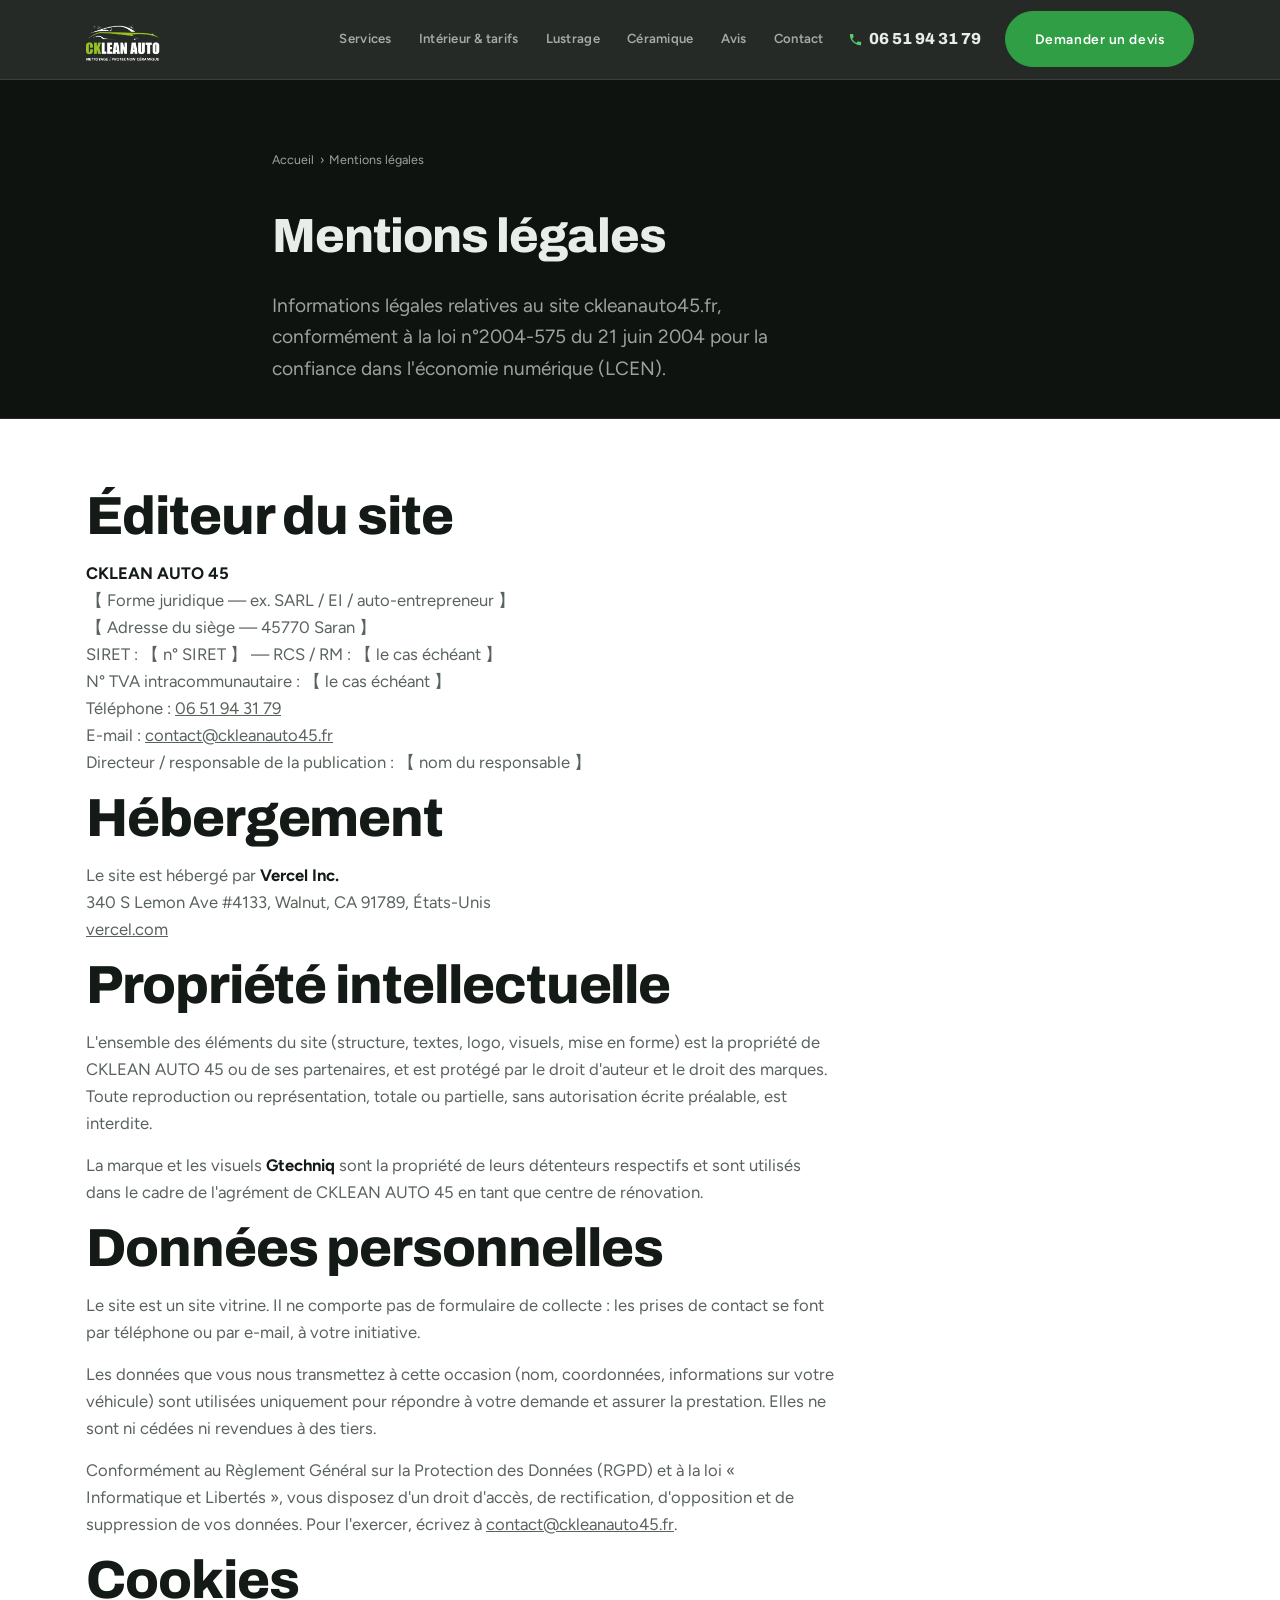
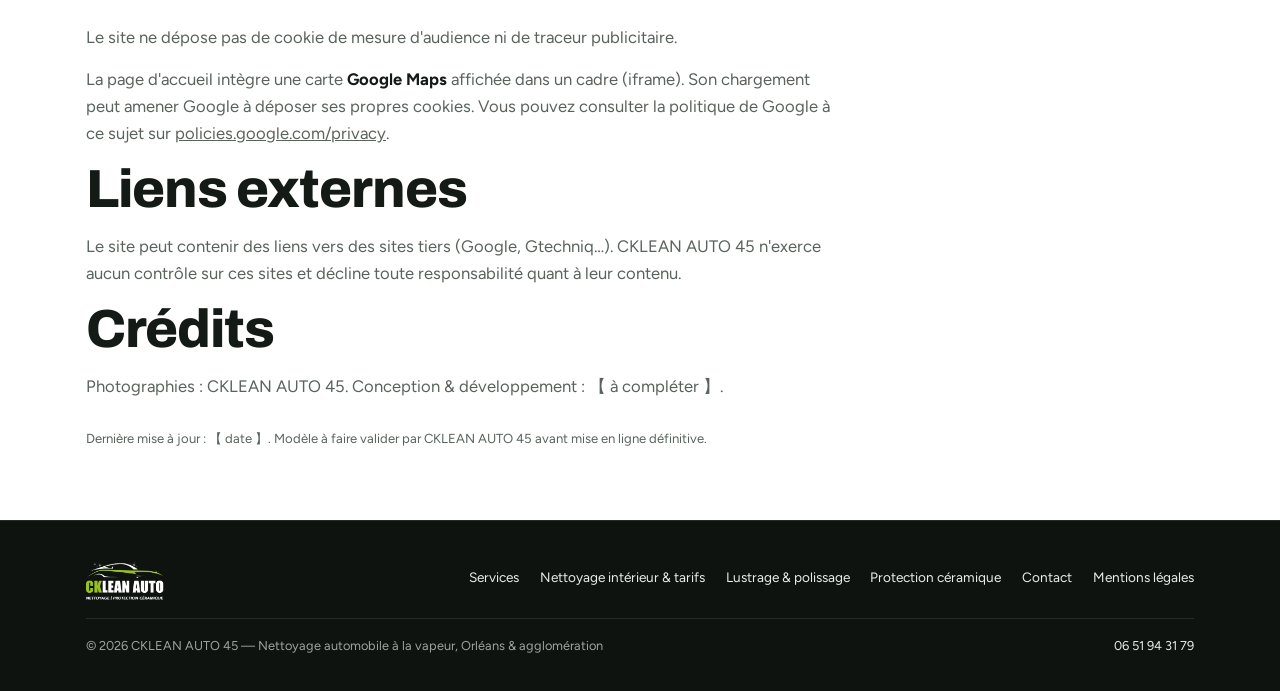
<file: mentions-legales.html>
<!doctype html>
<html lang="fr">
<head>
<meta charset="utf-8" />
<meta name="viewport" content="width=device-width, initial-scale=1" />
<title>Mentions légales | CKLEAN AUTO 45</title>
<meta name="description" content="Mentions légales du site CKLEAN AUTO 45 — nettoyage automobile à la vapeur à domicile sur Orléans." />
<meta name="robots" content="noindex, follow" />
<link rel="icon" href="assets/logo.png" />
<link rel="canonical" href="https://ckleanauto45.fr/mentions-legales.html" />

<link rel="preconnect" href="https://fonts.googleapis.com" />
<link rel="preconnect" href="https://fonts.gstatic.com" crossorigin />
<link rel="stylesheet" href="https://fonts.googleapis.com/css2?family=Archivo:wght@600;700;800;900&family=Figtree:wght@400;500;600&display=swap" />
<link rel="stylesheet" href="assets/style.css" />
</head>
<body>

<header class="bar">
  <div class="wrap bar__in">
    <a class="bar__brand" href="/" aria-label="CKLEAN AUTO 45 — accueil"><img src="assets/logo.png" alt="CKLEAN AUTO 45" width="240" height="141" /></a>
    <nav class="bar__nav" id="nav">
      <a href="/#services">Services</a>
      <a href="nettoyage-interieur-domicile.html">Intérieur &amp; tarifs</a>
      <a href="lustrage-polissage.html">Lustrage</a>
      <a href="protection-ceramique.html">Céramique</a>
      <a href="/#avis">Avis</a>
      <a href="contact.html">Contact</a>
    </nav>
    <a class="bar__tel" href="tel:+33651943179">
      <svg viewBox="0 0 24 24" aria-hidden="true"><path d="M6.6 10.8c1.4 2.8 3.8 5.1 6.6 6.6l2.2-2.2c.3-.3.7-.4 1-.2 1.1.4 2.3.6 3.6.6.6 0 1 .4 1 1V20c0 .6-.4 1-1 1C10.6 21 3 13.4 3 4c0-.6.4-1 1-1h3.4c.6 0 1 .4 1 1 0 1.2.2 2.4.6 3.6.1.4 0 .8-.3 1L6.6 10.8z"/></svg>
      06 51 94 31 79
    </a>
    <a class="btn bar__cta" href="contact.html">Demander un devis</a>
    <button class="bar__burger" id="burger" aria-label="Ouvrir le menu" aria-expanded="false"><span></span></button>
  </div>
</header>

<main id="top">

  <div class="phero">
    <div class="wrap phero__in">
      <p class="crumb"><a href="/">Accueil</a> <span>›</span> Mentions légales</p>
      <h1>Mentions légales</h1>
      <p class="phero__lead">Informations légales relatives au site ckleanauto45.fr, conformément à la loi n°2004-575 du 21 juin 2004 pour la confiance dans l'économie numérique (LCEN).</p>
    </div>
  </div>

  <section>
    <div class="wrap">
      <div class="prose">
        <h2>Éditeur du site</h2>
        <p>
          <strong>CKLEAN AUTO 45</strong><br />
          【 Forme juridique — ex. SARL / EI / auto-entrepreneur 】<br />
          【 Adresse du siège — 45770 Saran 】<br />
          SIRET : 【 n° SIRET 】 — RCS / RM : 【 le cas échéant 】<br />
          N° TVA intracommunautaire : 【 le cas échéant 】<br />
          Téléphone : <a href="tel:+33651943179">06 51 94 31 79</a><br />
          E-mail : <a href="mailto:contact@ckleanauto45.fr">contact@ckleanauto45.fr</a><br />
          Directeur / responsable de la publication : 【 nom du responsable 】
        </p>

        <h2>Hébergement</h2>
        <p>
          Le site est hébergé par <strong>Vercel Inc.</strong><br />
          340 S Lemon Ave #4133, Walnut, CA 91789, États-Unis<br />
          <a href="https://vercel.com" target="_blank" rel="noopener">vercel.com</a>
        </p>

        <h2>Propriété intellectuelle</h2>
        <p>L'ensemble des éléments du site (structure, textes, logo, visuels, mise en forme) est la propriété de CKLEAN AUTO 45 ou de ses partenaires, et est protégé par le droit d'auteur et le droit des marques. Toute reproduction ou représentation, totale ou partielle, sans autorisation écrite préalable, est interdite.</p>
        <p>La marque et les visuels <strong>Gtechniq</strong> sont la propriété de leurs détenteurs respectifs et sont utilisés dans le cadre de l'agrément de CKLEAN AUTO 45 en tant que centre de rénovation.</p>

        <h2>Données personnelles</h2>
        <p>Le site est un site vitrine. Il ne comporte pas de formulaire de collecte : les prises de contact se font par téléphone ou par e-mail, à votre initiative.</p>
        <p>Les données que vous nous transmettez à cette occasion (nom, coordonnées, informations sur votre véhicule) sont utilisées uniquement pour répondre à votre demande et assurer la prestation. Elles ne sont ni cédées ni revendues à des tiers.</p>
        <p>Conformément au Règlement Général sur la Protection des Données (RGPD) et à la loi « Informatique et Libertés », vous disposez d'un droit d'accès, de rectification, d'opposition et de suppression de vos données. Pour l'exercer, écrivez à <a href="mailto:contact@ckleanauto45.fr">contact@ckleanauto45.fr</a>.</p>

        <h2>Cookies</h2>
        <p>Le site ne dépose pas de cookie de mesure d'audience ni de traceur publicitaire.</p>
        <p>La page d'accueil intègre une carte <strong>Google Maps</strong> affichée dans un cadre (iframe). Son chargement peut amener Google à déposer ses propres cookies. Vous pouvez consulter la politique de Google à ce sujet sur <a href="https://policies.google.com/privacy" target="_blank" rel="noopener">policies.google.com/privacy</a>.</p>

        <h2>Liens externes</h2>
        <p>Le site peut contenir des liens vers des sites tiers (Google, Gtechniq…). CKLEAN AUTO 45 n'exerce aucun contrôle sur ces sites et décline toute responsabilité quant à leur contenu.</p>

        <h2>Crédits</h2>
        <p>Photographies : CKLEAN AUTO 45. Conception &amp; développement : 【 à compléter 】.</p>

        <p class="price-note">Dernière mise à jour : 【 date 】. Modèle à faire valider par CKLEAN AUTO 45 avant mise en ligne définitive.</p>
      </div>
    </div>
  </section>

</main>

<footer>
  <div class="wrap foot">
    <div class="foot__top">
      <img src="assets/logo.png" alt="CKLEAN AUTO 45" />
      <nav class="foot__nav">
        <a href="/#services">Services</a>
        <a href="nettoyage-interieur-domicile.html">Nettoyage intérieur &amp; tarifs</a>
        <a href="lustrage-polissage.html">Lustrage &amp; polissage</a>
        <a href="protection-ceramique.html">Protection céramique</a>
        <a href="contact.html">Contact</a>
        <a href="mentions-legales.html">Mentions légales</a>
      </nav>
    </div>
    <div class="foot__bottom">
      <span>© 2026 CKLEAN AUTO 45 — Nettoyage automobile à la vapeur, Orléans &amp; agglomération</span>
      <a href="tel:+33651943179">06 51 94 31 79</a>
    </div>
  </div>
</footer>

<a class="call-fab" href="tel:+33651943179" aria-label="Appeler CKLEAN AUTO 45 au 06 51 94 31 79"><svg viewBox="0 0 24 24" aria-hidden="true"><path d="M6.6 10.8c1.4 2.8 3.8 5.1 6.6 6.6l2.2-2.2c.3-.3.7-.4 1-.2 1.1.4 2.3.6 3.6.6.6 0 1 .4 1 1V20c0 .6-.4 1-1 1C10.6 21 3 13.4 3 4c0-.6.4-1 1-1h3.4c.6 0 1 .4 1 1 0 1.2.2 2.4.6 3.6.1.4 0 .8-.3 1L6.6 10.8z"/></svg>Appeler</a>

<script src="assets/app.js" defer></script>

</body>
</html>
</file>
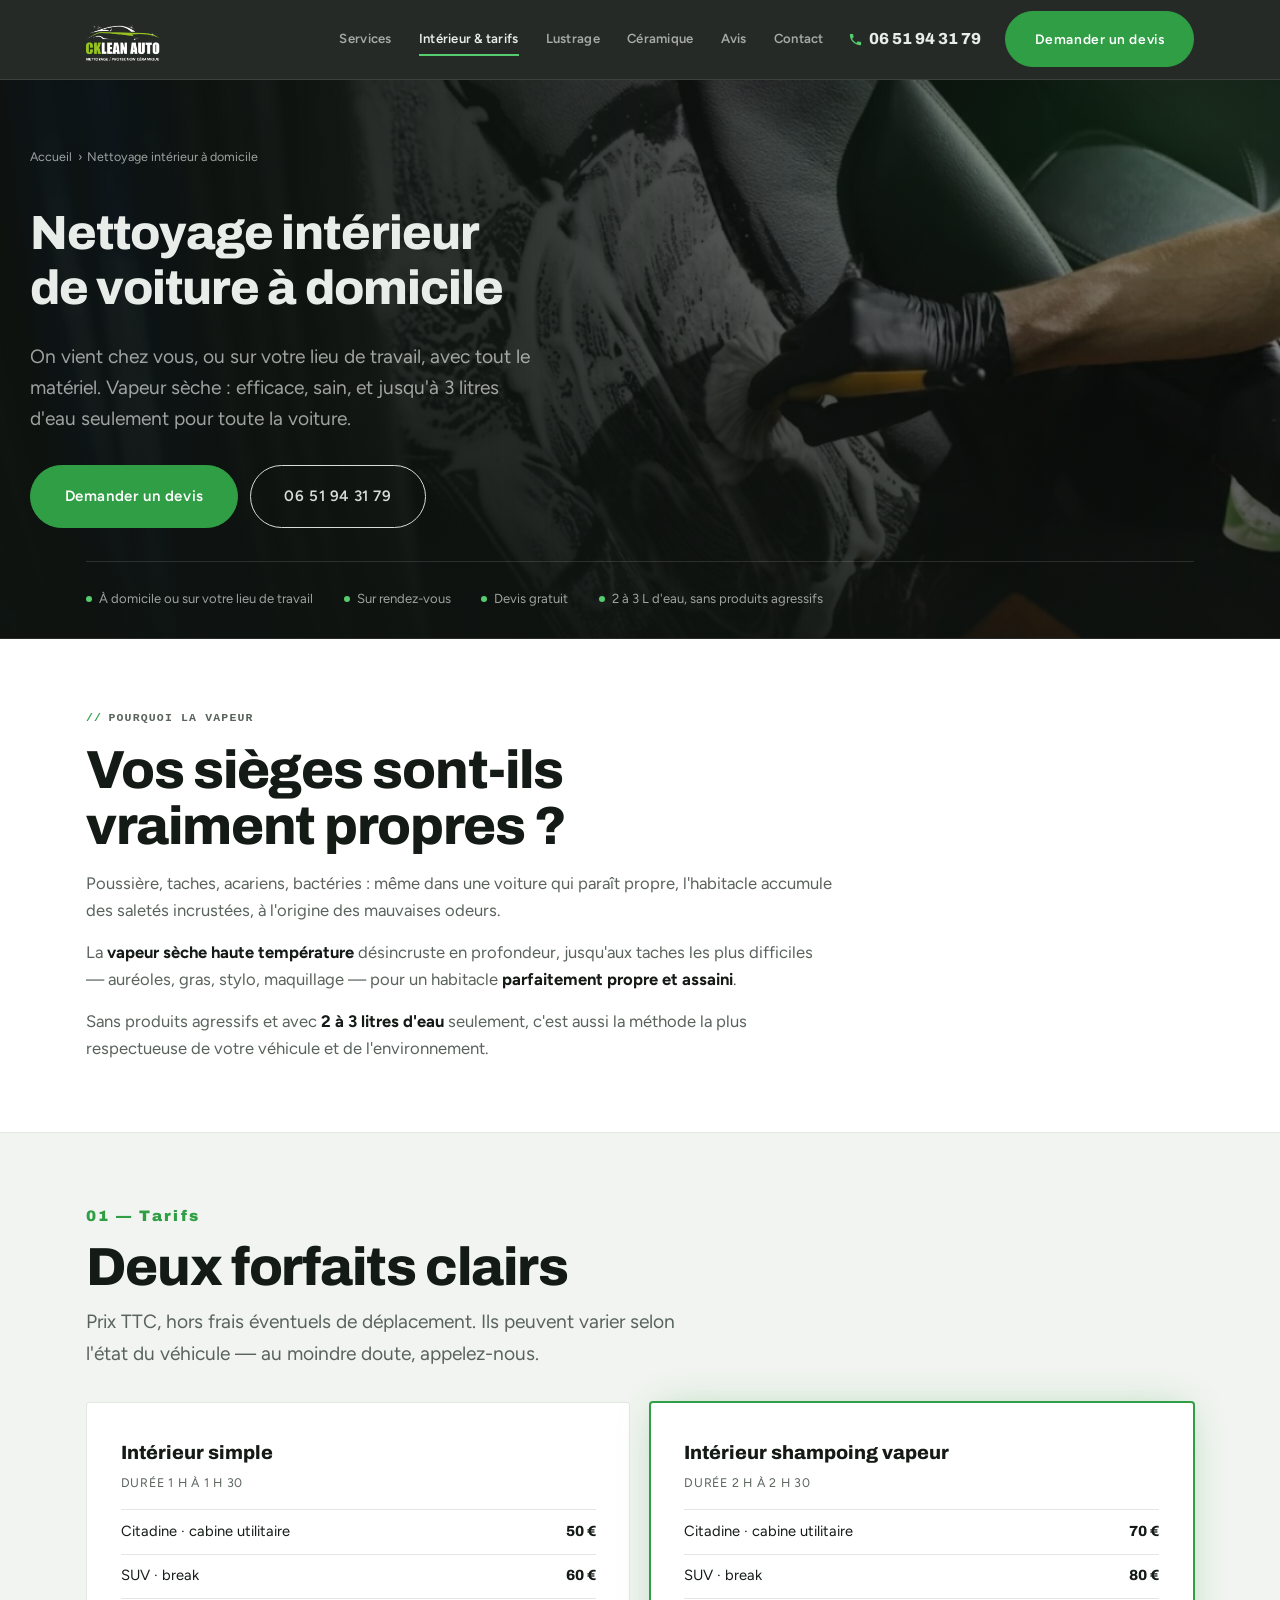
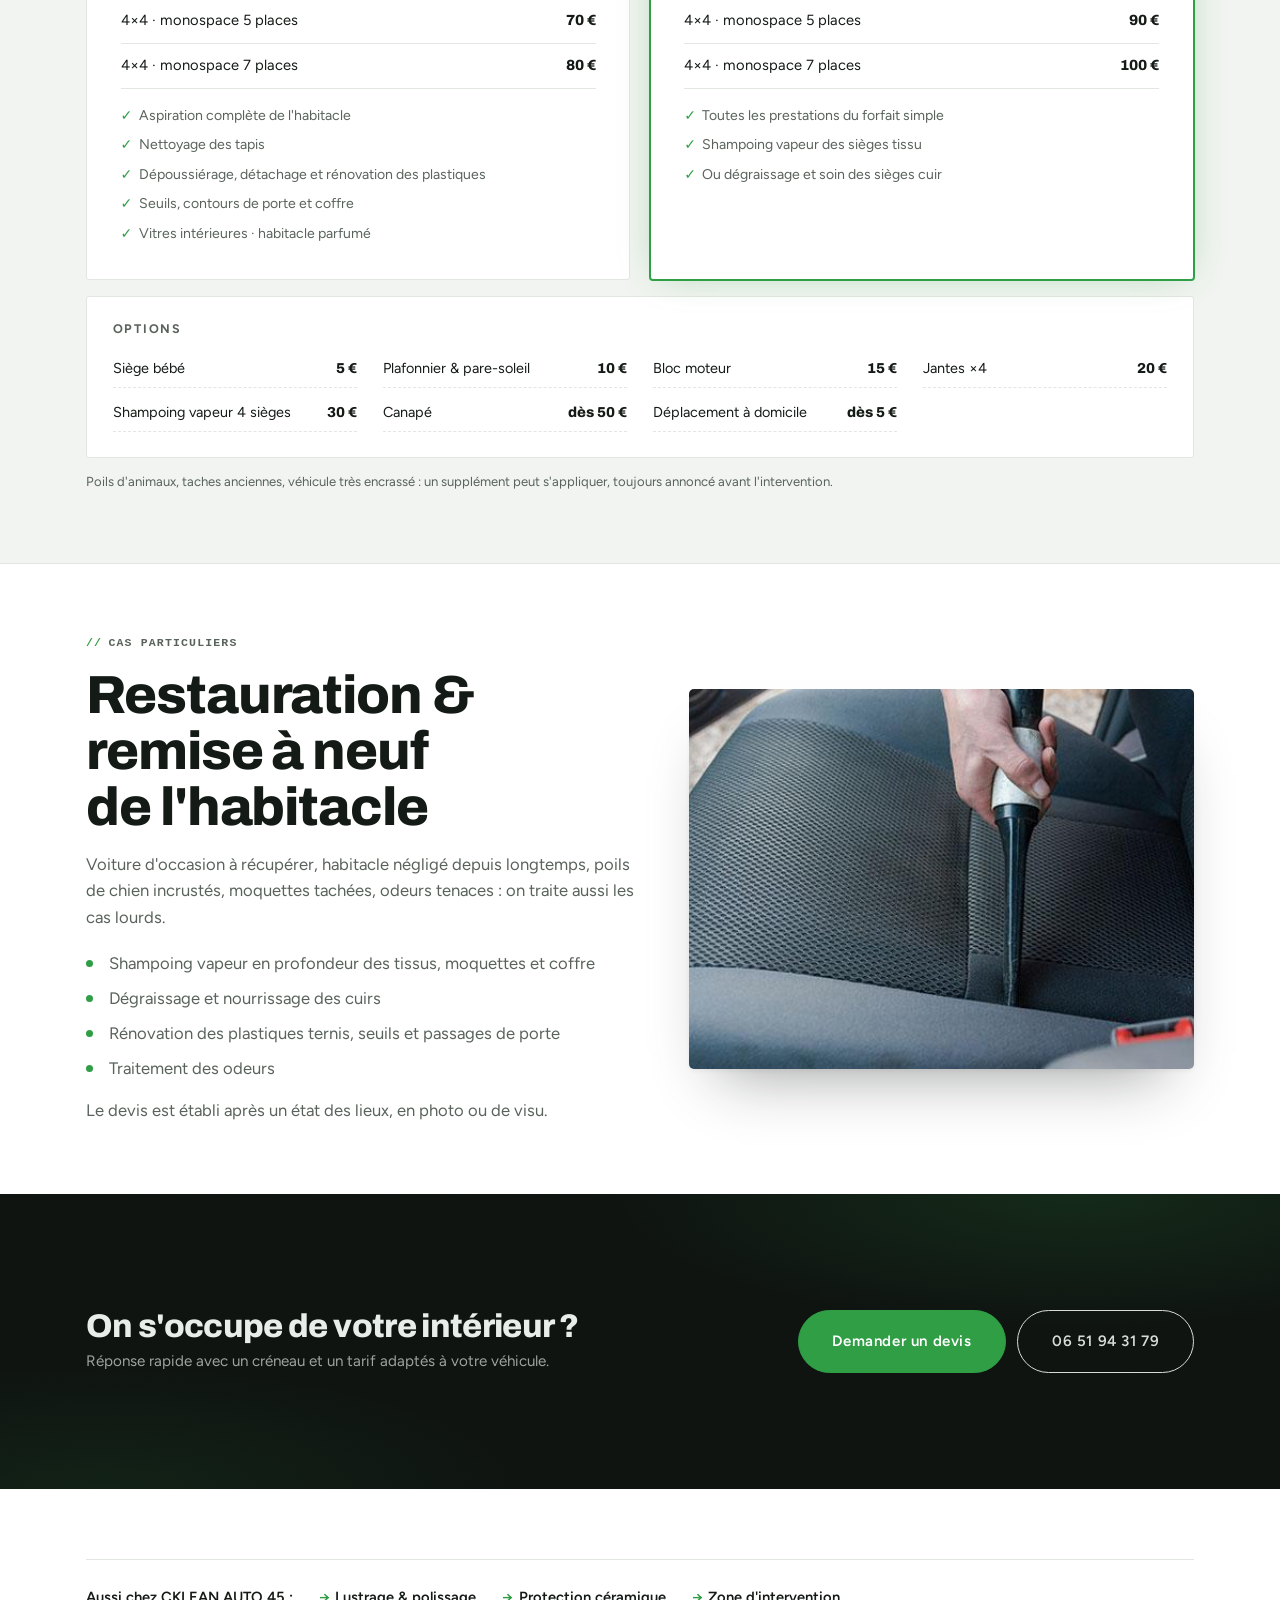
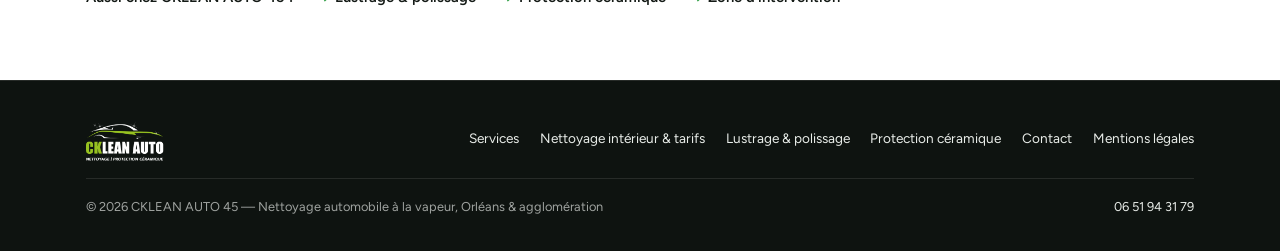
<file: nettoyage-interieur-domicile.html>
<!doctype html>
<html lang="fr">
<head>
<meta charset="utf-8" />
<meta name="viewport" content="width=device-width, initial-scale=1" />
<title>Nettoyage intérieur de voiture à domicile — Orléans | CKLEAN AUTO 45</title>
<meta name="description" content="Nettoyage intérieur de voiture à la vapeur sèche, à domicile ou sur votre lieu de travail sur Orléans. Deux forfaits clairs dès 50 €, options, restauration d'habitacle. Devis gratuit." />
<link rel="icon" href="assets/logo.png" />
<link rel="canonical" href="https://ckleanauto45.fr/nettoyage-interieur-domicile.html" />
<meta property="og:title" content="Nettoyage intérieur de voiture à domicile — CKLEAN AUTO 45" />
<meta property="og:description" content="Vapeur sèche, à domicile sur Orléans. Forfaits dès 50 €, restauration d'habitacle, 5,0/5 sur 139 avis Google." />
<meta property="og:image" content="https://ckleanauto45.vercel.app/assets/og-image.png" />
<meta property="og:image:width" content="1200" />
<meta property="og:image:height" content="630" />
<meta property="og:type" content="website" />
<meta name="twitter:card" content="summary_large_image" />
<meta name="twitter:image" content="https://ckleanauto45.vercel.app/assets/og-image.png" />

<script type="application/ld+json">
{
  "@context": "https://schema.org",
  "@type": "Service",
  "serviceType": "Nettoyage intérieur automobile à domicile",
  "name": "Nettoyage intérieur de voiture à la vapeur, à domicile",
  "provider": { "@type": "AutoWash", "name": "CKLEAN AUTO 45", "telephone": "+33651943179", "areaServed": "Orléans" },
  "areaServed": { "@type": "City", "name": "Orléans" },
  "offers": {
    "@type": "AggregateOffer",
    "priceCurrency": "EUR",
    "lowPrice": "50",
    "highPrice": "100",
    "offerCount": "8"
  },
  "description": "Nettoyage intérieur de voiture à la vapeur sèche, à domicile ou sur le lieu de travail, sur Orléans et son agglomération. Deux forfaits : intérieur simple (dès 50 €) et intérieur shampoing vapeur (dès 70 €)."
}
</script>

<link rel="preconnect" href="https://fonts.googleapis.com" />
<link rel="preconnect" href="https://fonts.gstatic.com" crossorigin />
<link rel="stylesheet" href="https://fonts.googleapis.com/css2?family=Archivo:wght@600;700;800;900&family=Figtree:wght@400;500;600&display=swap" />
<link rel="stylesheet" href="assets/style.css" />
</head>
<body>

<header class="bar">
  <div class="wrap bar__in">
    <a class="bar__brand" href="/" aria-label="CKLEAN AUTO 45 — accueil"><img src="assets/logo.png" alt="CKLEAN AUTO 45" width="240" height="141" /></a>
    <nav class="bar__nav" id="nav">
      <a href="/#services">Services</a>
      <a href="nettoyage-interieur-domicile.html" aria-current="page">Intérieur &amp; tarifs</a>
      <a href="lustrage-polissage.html">Lustrage</a>
      <a href="protection-ceramique.html">Céramique</a>
      <a href="/#avis">Avis</a>
      <a href="contact.html">Contact</a>
    </nav>
    <a class="bar__tel" href="tel:+33651943179">
      <svg viewBox="0 0 24 24" aria-hidden="true"><path d="M6.6 10.8c1.4 2.8 3.8 5.1 6.6 6.6l2.2-2.2c.3-.3.7-.4 1-.2 1.1.4 2.3.6 3.6.6.6 0 1 .4 1 1V20c0 .6-.4 1-1 1C10.6 21 3 13.4 3 4c0-.6.4-1 1-1h3.4c.6 0 1 .4 1 1 0 1.2.2 2.4.6 3.6.1.4 0 .8-.3 1L6.6 10.8z"/></svg>
      06 51 94 31 79
    </a>
    <a class="btn bar__cta" href="contact.html">Demander un devis</a>
    <button class="bar__burger" id="burger" aria-label="Ouvrir le menu" aria-expanded="false"><span></span></button>
  </div>
</header>

<main id="top">

  <div class="phero phero--photo">
    <div class="phero__bg"><img src="assets/seat.webp" alt="Nettoyage d'un siège de voiture à la vapeur, à domicile" fetchpriority="high" /></div>
    <div class="wrap phero__in">
      <p class="crumb"><a href="/">Accueil</a> <span>›</span> Nettoyage intérieur à domicile</p>
      <h1>Nettoyage intérieur de voiture à domicile</h1>
      <p class="phero__lead">On vient chez vous, ou sur votre lieu de travail, avec tout le matériel. Vapeur sèche : efficace, sain, et jusqu'à 3 litres d'eau seulement pour toute la voiture.</p>
      <div class="phero__actions">
        <a class="btn btn--lg" href="contact.html">Demander un devis</a>
        <a class="btn btn--ghost btn--lg" href="tel:+33651943179">06 51 94 31 79</a>
      </div>
    </div>
    <div class="wrap">
      <p class="strip">
        <span>À domicile ou sur votre lieu de travail</span>
        <span>Sur rendez-vous</span>
        <span>Devis gratuit</span>
        <span>2 à 3 L d'eau, sans produits agressifs</span>
      </p>
    </div>
  </div>

  <section>
    <div class="wrap">
      <div class="prose reveal">
        <p class="label">Pourquoi la vapeur</p>
        <h2>Vos sièges sont-ils vraiment propres ?</h2>
        <p>Poussière, taches, acariens, bactéries : même dans une voiture qui paraît propre, l'habitacle accumule des saletés incrustées, à l'origine des mauvaises odeurs.</p>
        <p>La <strong>vapeur sèche haute température</strong> désincruste en profondeur, jusqu'aux taches les plus difficiles — auréoles, gras, stylo, maquillage — pour un habitacle <strong>parfaitement propre et assaini</strong>.</p>
        <p>Sans produits agressifs et avec <strong>2 à 3 litres d'eau</strong> seulement, c'est aussi la méthode la plus respectueuse de votre véhicule et de l'environnement.</p>
      </div>
    </div>
  </section>

  <section id="tarifs" class="sec--alt">
    <div class="wrap">
      <div class="head head--num reveal">
        <span class="head__num">01 — Tarifs</span>
        <h2>Deux forfaits clairs</h2>
        <p>Prix TTC, hors frais éventuels de déplacement. Ils peuvent varier selon l'état du véhicule — au moindre doute, appelez-nous.</p>
      </div>
      <div class="price-grid reveal">
        <div class="price">
          <div class="price__top"><span class="price__name">Intérieur simple</span><span class="price__meta">Durée 1 h à 1 h 30</span></div>
          <div class="price__rows">
            <div class="price__row"><span>Citadine · cabine utilitaire</span><b>50 €</b></div>
            <div class="price__row"><span>SUV · break</span><b>60 €</b></div>
            <div class="price__row"><span>4×4 · monospace 5 places</span><b>70 €</b></div>
            <div class="price__row"><span>4×4 · monospace 7 places</span><b>80 €</b></div>
          </div>
          <div class="price__list"><ul>
            <li>Aspiration complète de l'habitacle</li>
            <li>Nettoyage des tapis</li>
            <li>Dépoussiérage, détachage et rénovation des plastiques</li>
            <li>Seuils, contours de porte et coffre</li>
            <li>Vitres intérieures · habitacle parfumé</li>
          </ul></div>
        </div>
        <div class="price price--feature">
          <div class="price__top"><span class="price__name">Intérieur shampoing vapeur</span><span class="price__meta">Durée 2 h à 2 h 30</span></div>
          <div class="price__rows">
            <div class="price__row"><span>Citadine · cabine utilitaire</span><b>70 €</b></div>
            <div class="price__row"><span>SUV · break</span><b>80 €</b></div>
            <div class="price__row"><span>4×4 · monospace 5 places</span><b>90 €</b></div>
            <div class="price__row"><span>4×4 · monospace 7 places</span><b>100 €</b></div>
          </div>
          <div class="price__list"><ul>
            <li>Toutes les prestations du forfait simple</li>
            <li>Shampoing vapeur des sièges tissu</li>
            <li>Ou dégraissage et soin des sièges cuir</li>
          </ul></div>
        </div>
      </div>
      <div class="options reveal">
        <h3>Options</h3>
        <ul>
          <li><span>Siège bébé</span><b>5 €</b></li>
          <li><span>Plafonnier &amp; pare-soleil</span><b>10 €</b></li>
          <li><span>Bloc moteur</span><b>15 €</b></li>
          <li><span>Jantes ×4</span><b>20 €</b></li>
          <li><span>Shampoing vapeur 4 sièges</span><b>30 €</b></li>
          <li><span>Canapé</span><b>dès 50 €</b></li>
          <li><span>Déplacement à domicile</span><b>dès 5 €</b></li>
        </ul>
      </div>
      <p class="price-note">Poils d'animaux, taches anciennes, véhicule très encrassé : un supplément peut s'appliquer, toujours annoncé avant l'intervention.</p>
    </div>
  </section>

  <section>
    <div class="wrap">
      <div class="split split--rev reveal">
        <div class="split__media"><img src="assets/svc-interieur.jpg" alt="Habitacle de voiture après restauration intérieure" loading="lazy" /></div>
        <div class="prose">
          <p class="label">Cas particuliers</p>
          <h2>Restauration &amp; remise à neuf de l'habitacle</h2>
          <p>Voiture d'occasion à récupérer, habitacle négligé depuis longtemps, poils de chien incrustés, moquettes tachées, odeurs tenaces : on traite aussi les cas lourds.</p>
          <ul>
            <li>Shampoing vapeur en profondeur des tissus, moquettes et coffre</li>
            <li>Dégraissage et nourrissage des cuirs</li>
            <li>Rénovation des plastiques ternis, seuils et passages de porte</li>
            <li>Traitement des odeurs</li>
          </ul>
          <p>Le devis est établi après un état des lieux, en photo ou de visu.</p>
        </div>
      </div>
    </div>
  </section>

  <section class="cta-band">
    <div class="wrap cta-band__in">
      <div>
        <h2>On s'occupe de votre intérieur ?</h2>
        <p>Réponse rapide avec un créneau et un tarif adaptés à votre véhicule.</p>
      </div>
      <div class="cta-band__actions">
        <a class="btn btn--lg" href="contact.html">Demander un devis</a>
        <a class="btn btn--ghost btn--lg" href="tel:+33651943179">06 51 94 31 79</a>
      </div>
    </div>
  </section>

  <section>
    <div class="wrap">
      <p class="also reveal">
        <span>Aussi chez CKLEAN AUTO&nbsp;45 :</span>
        <a href="lustrage-polissage.html">Lustrage &amp; polissage</a>
        <a href="protection-ceramique.html">Protection céramique</a>
        <a href="/#zone">Zone d'intervention</a>
      </p>
    </div>
  </section>

</main>

<footer>
  <div class="wrap foot">
    <div class="foot__top">
      <img src="assets/logo.png" alt="CKLEAN AUTO 45" />
      <nav class="foot__nav">
        <a href="/#services">Services</a>
        <a href="nettoyage-interieur-domicile.html">Nettoyage intérieur &amp; tarifs</a>
        <a href="lustrage-polissage.html">Lustrage &amp; polissage</a>
        <a href="protection-ceramique.html">Protection céramique</a>
        <a href="contact.html">Contact</a>
        <a href="mentions-legales.html">Mentions légales</a>
      </nav>
    </div>
    <div class="foot__bottom">
      <span>© 2026 CKLEAN AUTO 45 — Nettoyage automobile à la vapeur, Orléans &amp; agglomération</span>
      <a href="tel:+33651943179">06 51 94 31 79</a>
    </div>
  </div>
</footer>

<a class="call-fab" href="tel:+33651943179" aria-label="Appeler CKLEAN AUTO 45 au 06 51 94 31 79"><svg viewBox="0 0 24 24" aria-hidden="true"><path d="M6.6 10.8c1.4 2.8 3.8 5.1 6.6 6.6l2.2-2.2c.3-.3.7-.4 1-.2 1.1.4 2.3.6 3.6.6.6 0 1 .4 1 1V20c0 .6-.4 1-1 1C10.6 21 3 13.4 3 4c0-.6.4-1 1-1h3.4c.6 0 1 .4 1 1 0 1.2.2 2.4.6 3.6.1.4 0 .8-.3 1L6.6 10.8z"/></svg>Appeler</a>

<script src="assets/app.js" defer></script>

</body>
</html>
</file>
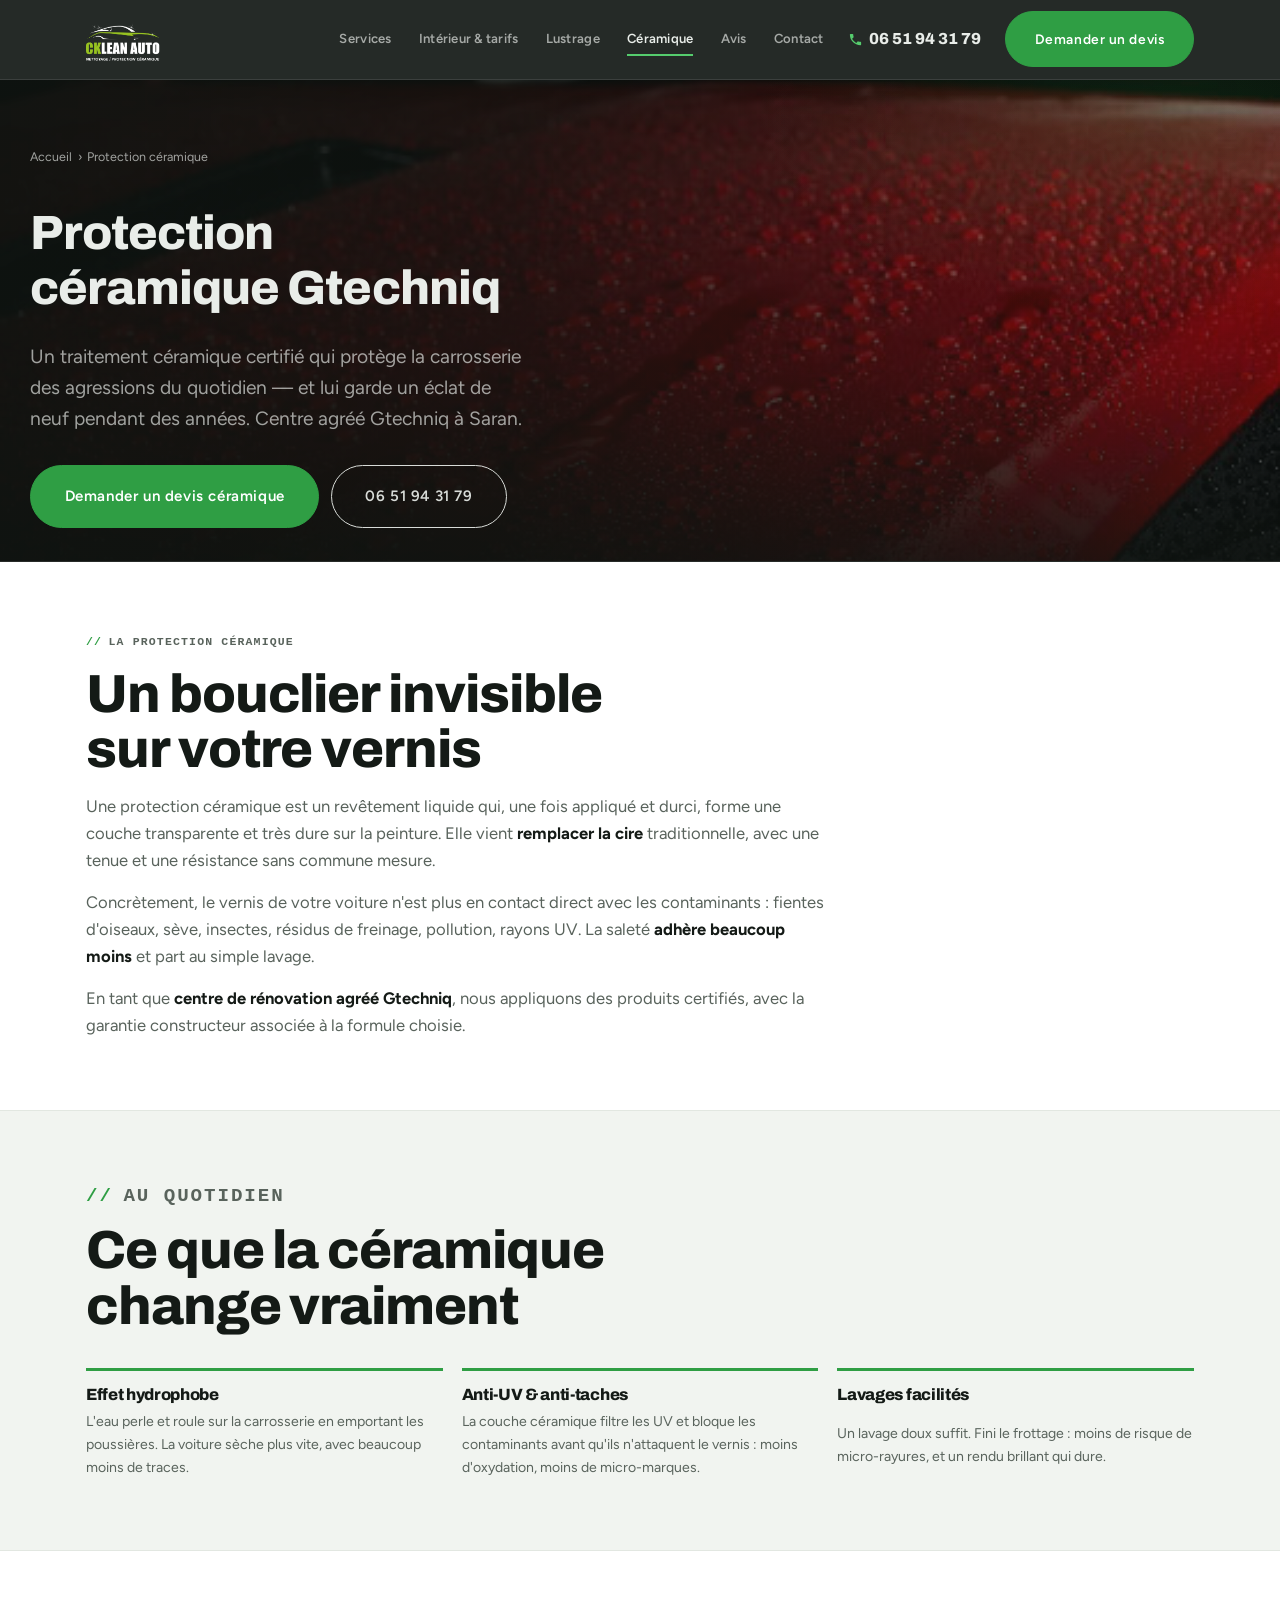
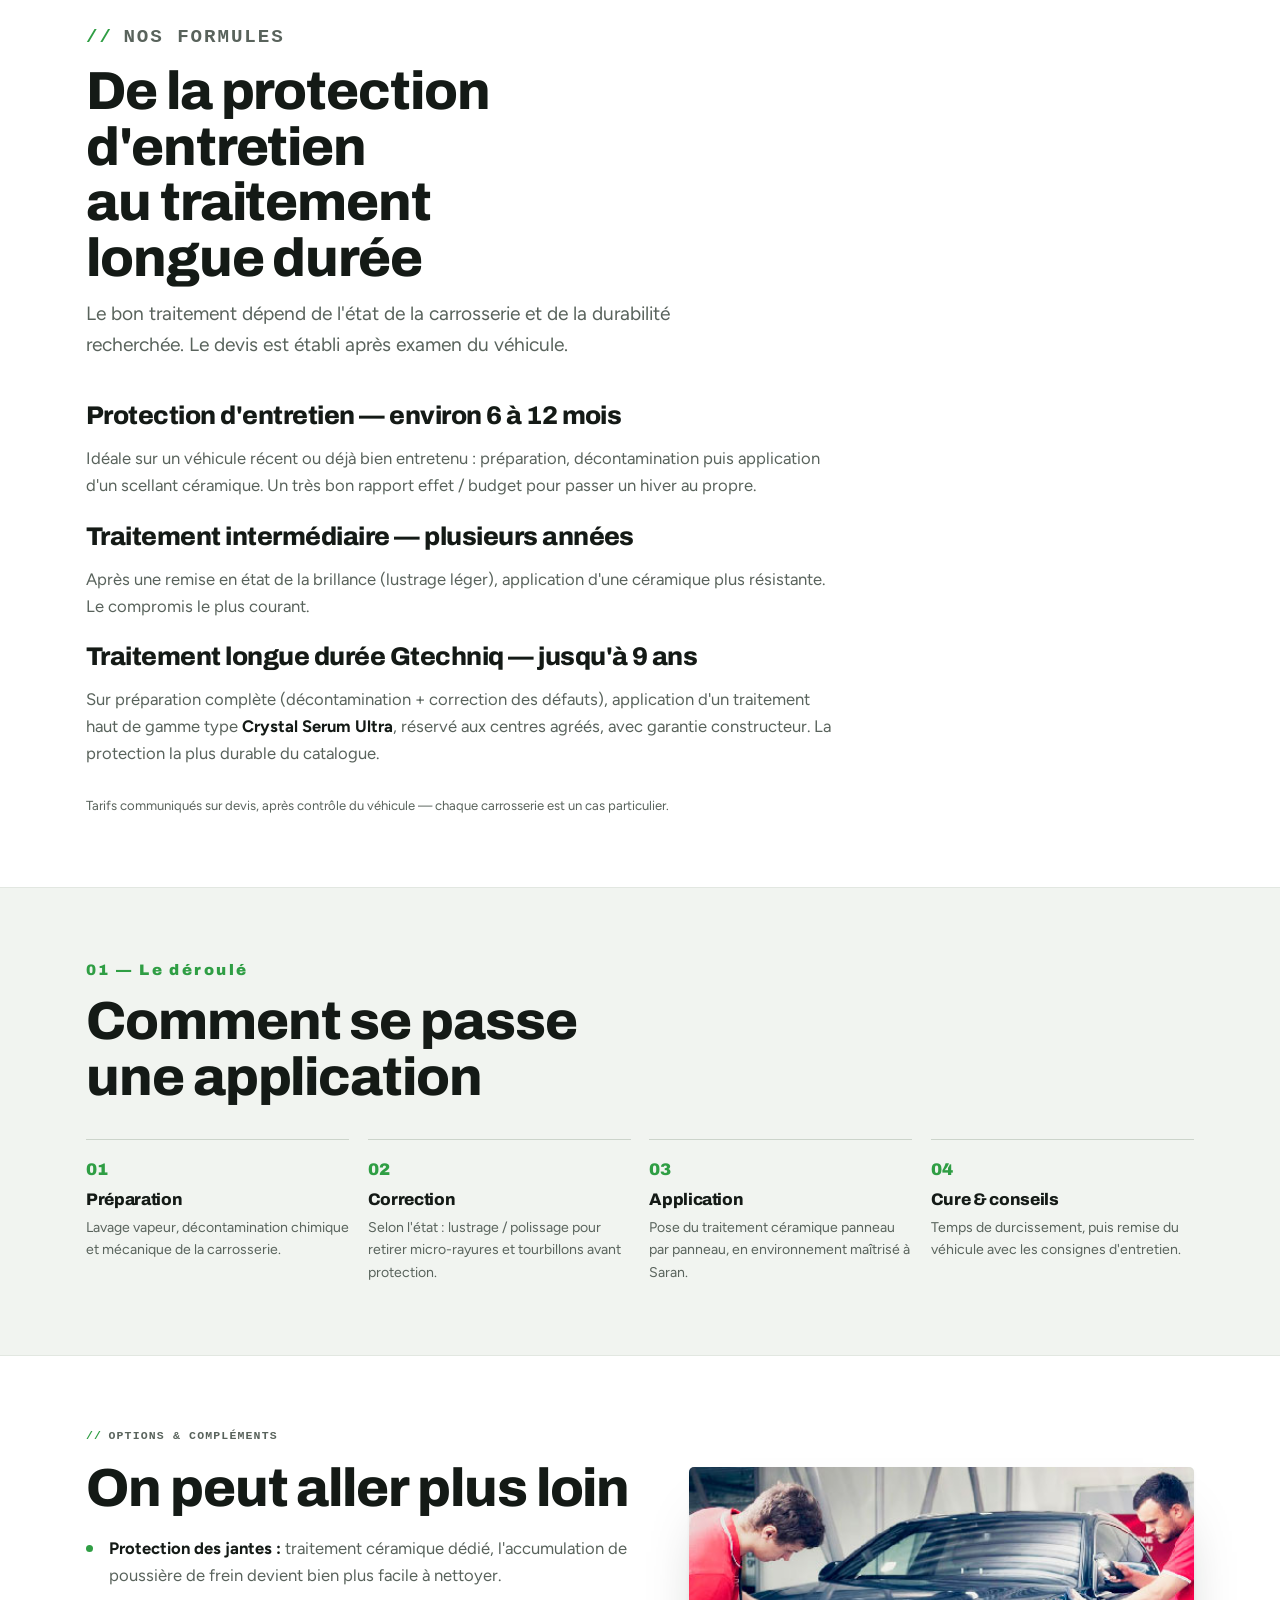
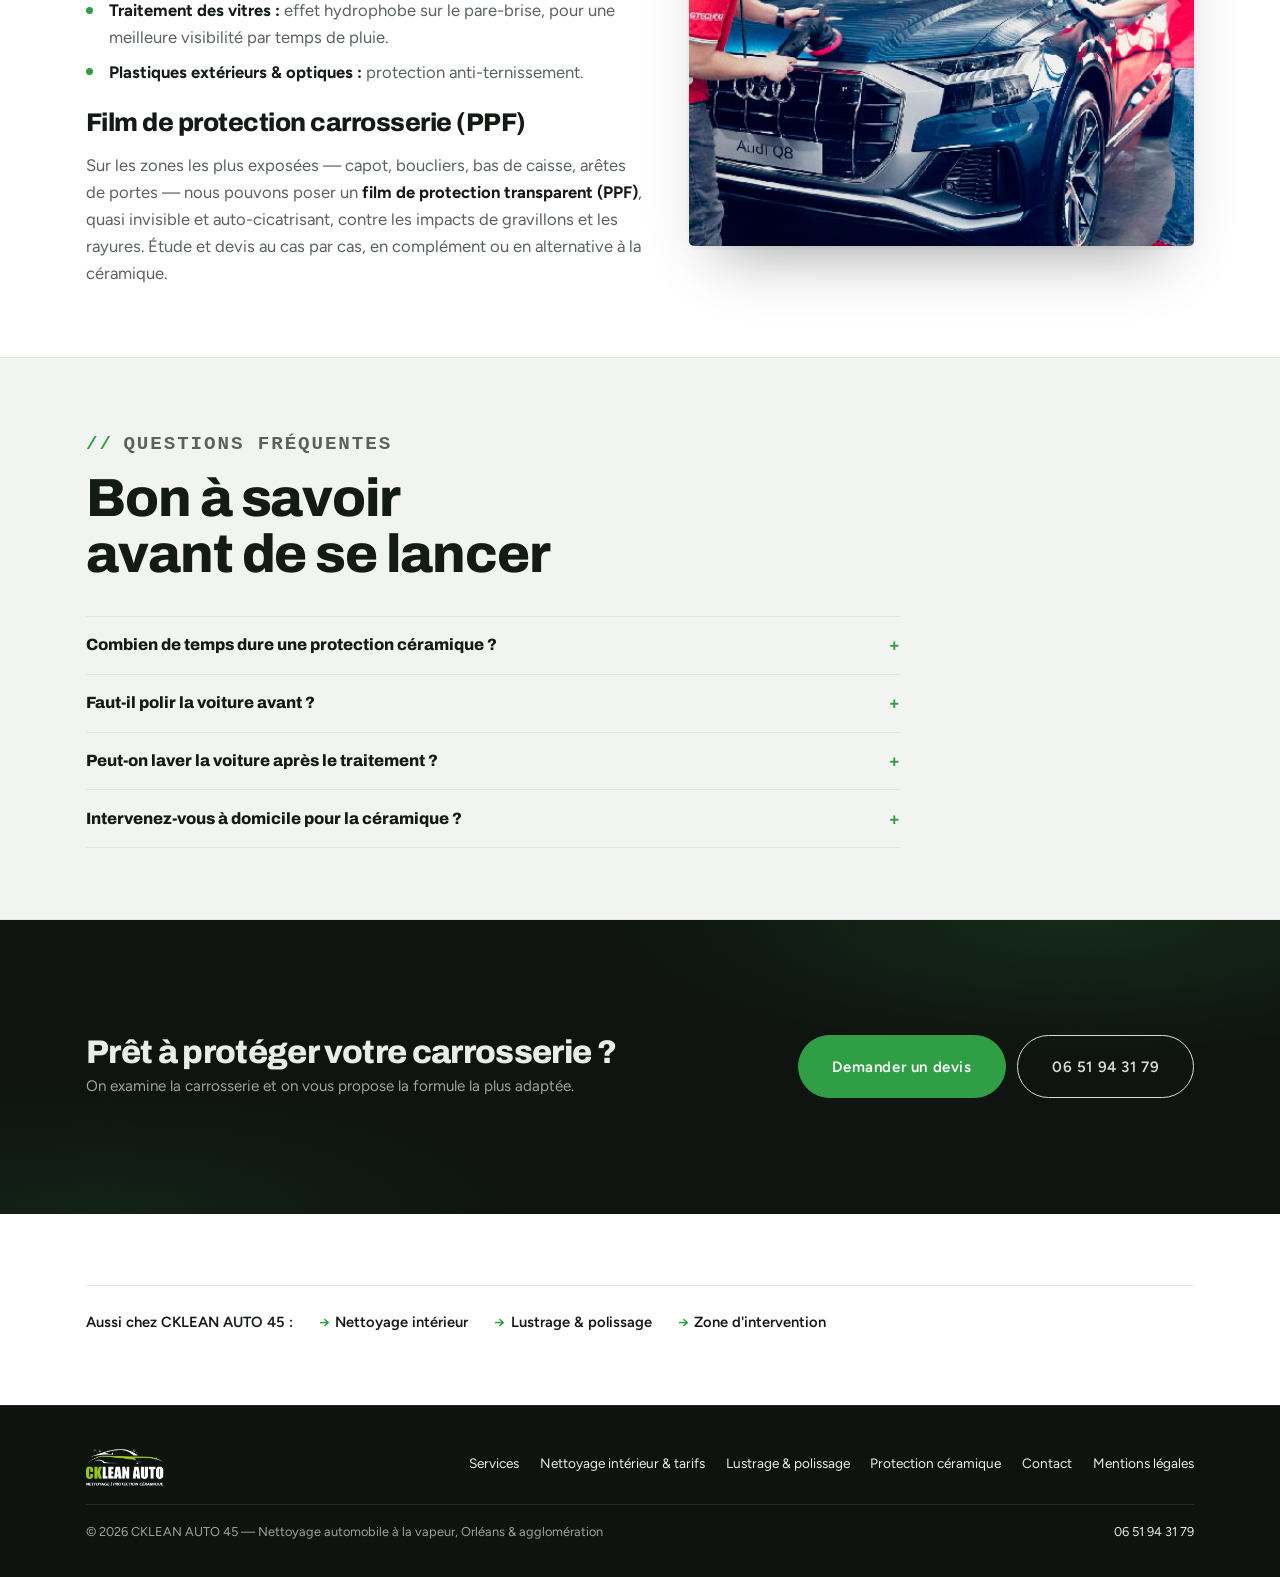
<file: protection-ceramique.html>
<!doctype html>
<html lang="fr">
<head>
<meta charset="utf-8" />
<meta name="viewport" content="width=device-width, initial-scale=1" />
<title>Protection céramique Gtechniq à Orléans et Saran | CKLEAN AUTO 45</title>
<meta name="description" content="Centre agréé Gtechniq à Saran : traitement céramique pour votre voiture, effet hydrophobe, anti-UV et anti-taches, tenue de 6 mois à 9 ans. Devis gratuit sur Orléans et son agglomération." />
<link rel="icon" href="assets/logo.png" />
<link rel="canonical" href="https://ckleanauto45.fr/protection-ceramique.html" />
<meta property="og:title" content="Protection céramique Gtechniq — CKLEAN AUTO 45" />
<meta property="og:description" content="Traitement céramique certifié Gtechniq à Saran / Orléans : effet hydrophobe, anti-UV, jusqu'à 9 ans de protection." />
<meta property="og:image" content="https://ckleanauto45.vercel.app/assets/og-image.png" />
<meta property="og:image:width" content="1200" />
<meta property="og:image:height" content="630" />
<meta property="og:type" content="website" />
<meta name="twitter:card" content="summary_large_image" />
<meta name="twitter:image" content="https://ckleanauto45.vercel.app/assets/og-image.png" />

<script type="application/ld+json">
{
  "@context": "https://schema.org",
  "@type": "Service",
  "serviceType": "Protection céramique automobile",
  "name": "Protection céramique Gtechniq",
  "provider": { "@type": "AutoWash", "name": "CKLEAN AUTO 45", "telephone": "+33651943179", "areaServed": "Orléans" },
  "areaServed": { "@type": "City", "name": "Orléans" },
  "description": "Application de traitements céramiques certifiés Gtechniq en centre de rénovation agréé à Saran : effet hydrophobe, protection anti-UV et anti-taches, tenue de 6 mois à 9 ans selon la formule."
}
</script>

<script type="application/ld+json">
{
  "@context": "https://schema.org",
  "@type": "FAQPage",
  "mainEntity": [
    {
      "@type": "Question",
      "name": "Combien de temps dure une protection céramique ?",
      "acceptedAnswer": { "@type": "Answer", "text": "De 6 mois environ pour un scellant d'entretien à 9 ans pour un traitement Gtechniq longue durée appliqué en centre agréé, sur préparation complète. La durée réelle dépend aussi de l'entretien et du stationnement du véhicule." }
    },
    {
      "@type": "Question",
      "name": "Faut-il polir la voiture avant ?",
      "acceptedAnswer": { "@type": "Answer", "text": "Pas toujours. Sur un véhicule neuf ou en très bon état, une décontamination suffit. Si le vernis présente des micro-rayures ou des tourbillons, un lustrage préalable est recommandé : la céramique fige l'état de la peinture, autant partir d'une surface nette." }
    },
    {
      "@type": "Question",
      "name": "Peut-on laver la voiture après le traitement ?",
      "acceptedAnswer": { "@type": "Answer", "text": "Oui, après le temps de durcissement (on vous précise le délai). On conseille ensuite un lavage doux, sans rouleaux, avec des produits au pH neutre. Un entretien léger suffit à conserver l'effet hydrophobe." }
    },
    {
      "@type": "Question",
      "name": "Intervenez-vous à domicile pour la céramique ?",
      "acceptedAnswer": { "@type": "Answer", "text": "La préparation peut se faire chez vous, mais l'application d'une céramique longue durée demande un environnement maîtrisé (poussière, température, hygrométrie) : elle se fait dans notre centre de rénovation à Saran." }
    }
  ]
}
</script>

<link rel="preconnect" href="https://fonts.googleapis.com" />
<link rel="preconnect" href="https://fonts.gstatic.com" crossorigin />
<link rel="stylesheet" href="https://fonts.googleapis.com/css2?family=Archivo:wght@600;700;800;900&family=Figtree:wght@400;500;600&display=swap" />
<link rel="stylesheet" href="assets/style.css" />
</head>
<body>

<header class="bar">
  <div class="wrap bar__in">
    <a class="bar__brand" href="/" aria-label="CKLEAN AUTO 45 — accueil"><img src="assets/logo.png" alt="CKLEAN AUTO 45" width="240" height="141" /></a>
    <nav class="bar__nav" id="nav">
      <a href="/#services">Services</a>
      <a href="nettoyage-interieur-domicile.html">Intérieur &amp; tarifs</a>
      <a href="lustrage-polissage.html">Lustrage</a>
      <a href="protection-ceramique.html" aria-current="page">Céramique</a>
      <a href="/#avis">Avis</a>
      <a href="contact.html">Contact</a>
    </nav>
    <a class="bar__tel" href="tel:+33651943179">
      <svg viewBox="0 0 24 24" aria-hidden="true"><path d="M6.6 10.8c1.4 2.8 3.8 5.1 6.6 6.6l2.2-2.2c.3-.3.7-.4 1-.2 1.1.4 2.3.6 3.6.6.6 0 1 .4 1 1V20c0 .6-.4 1-1 1C10.6 21 3 13.4 3 4c0-.6.4-1 1-1h3.4c.6 0 1 .4 1 1 0 1.2.2 2.4.6 3.6.1.4 0 .8-.3 1L6.6 10.8z"/></svg>
      06 51 94 31 79
    </a>
    <a class="btn bar__cta" href="contact.html">Demander un devis</a>
    <button class="bar__burger" id="burger" aria-label="Ouvrir le menu" aria-expanded="false"><span></span></button>
  </div>
</header>

<main id="top">

  <div class="phero phero--photo">
    <div class="phero__bg"><img src="assets/beading.jpg" alt="Effet hydrophobe : l'eau perle sur une carrosserie protégée en céramique" fetchpriority="high" /></div>
    <div class="wrap phero__in">
      <p class="crumb"><a href="/">Accueil</a> <span>›</span> Protection céramique</p>
      <h1>Protection céramique Gtechniq</h1>
      <p class="phero__lead">Un traitement céramique certifié qui protège la carrosserie des agressions du quotidien — et lui garde un éclat de neuf pendant des années. Centre agréé Gtechniq à Saran.</p>
      <div class="phero__actions">
        <a class="btn btn--lg" href="contact.html">Demander un devis céramique</a>
        <a class="btn btn--ghost btn--lg" href="tel:+33651943179">06 51 94 31 79</a>
      </div>
    </div>
  </div>

  <section>
    <div class="wrap">
      <div class="prose reveal">
        <p class="label">La protection céramique</p>
        <h2>Un bouclier invisible sur votre vernis</h2>
        <p>Une protection céramique est un revêtement liquide qui, une fois appliqué et durci, forme une couche transparente et très dure sur la peinture. Elle vient <strong>remplacer la cire</strong> traditionnelle, avec une tenue et une résistance sans commune mesure.</p>
        <p>Concrètement, le vernis de votre voiture n'est plus en contact direct avec les contaminants : fientes d'oiseaux, sève, insectes, résidus de freinage, pollution, rayons UV. La saleté <strong>adhère beaucoup moins</strong> et part au simple lavage.</p>
        <p>En tant que <strong>centre de rénovation agréé Gtechniq</strong>, nous appliquons des produits certifiés, avec la garantie constructeur associée à la formule choisie.</p>
      </div>
    </div>
  </section>

  <section class="sec--alt">
    <div class="wrap">
      <div class="head reveal">
        <p class="label">Au quotidien</p>
        <h2>Ce que la céramique change vraiment</h2>
      </div>
      <div class="guarantees reveal">
        <div class="g"><h3>Effet hydrophobe</h3><p>L'eau perle et roule sur la carrosserie en emportant les poussières. La voiture sèche plus vite, avec beaucoup moins de traces.</p></div>
        <div class="g"><h3>Anti-UV &amp; anti-taches</h3><p>La couche céramique filtre les UV et bloque les contaminants avant qu'ils n'attaquent le vernis : moins d'oxydation, moins de micro-marques.</p></div>
        <div class="g"><h3>Lavages facilités</h3><p>Un lavage doux suffit. Fini le frottage : moins de risque de micro-rayures, et un rendu brillant qui dure.</p></div>
      </div>
    </div>
  </section>

  <section>
    <div class="wrap">
      <div class="head reveal">
        <p class="label">Nos formules</p>
        <h2>De la protection d'entretien au traitement longue durée</h2>
        <p>Le bon traitement dépend de l'état de la carrosserie et de la durabilité recherchée. Le devis est établi après examen du véhicule.</p>
      </div>
      <div class="prose reveal">
        <h3>Protection d'entretien — environ 6 à 12 mois</h3>
        <p>Idéale sur un véhicule récent ou déjà bien entretenu : préparation, décontamination puis application d'un scellant céramique. Un très bon rapport effet / budget pour passer un hiver au propre.</p>
        <h3>Traitement intermédiaire — plusieurs années</h3>
        <p>Après une remise en état de la brillance (lustrage léger), application d'une céramique plus résistante. Le compromis le plus courant.</p>
        <h3>Traitement longue durée Gtechniq — jusqu'à 9 ans</h3>
        <p>Sur préparation complète (décontamination + correction des défauts), application d'un traitement haut de gamme type <strong>Crystal Serum Ultra</strong>, réservé aux centres agréés, avec garantie constructeur. La protection la plus durable du catalogue.</p>
        <p class="price-note">Tarifs communiqués sur devis, après contrôle du véhicule — chaque carrosserie est un cas particulier.</p>
      </div>
    </div>
  </section>

  <section class="sec--alt">
    <div class="wrap">
      <div class="head head--num reveal">
        <span class="head__num">01 — Le déroulé</span>
        <h2>Comment se passe une application</h2>
      </div>
      <div class="steps reveal">
        <div class="step"><h3>Préparation</h3><p>Lavage vapeur, décontamination chimique et mécanique de la carrosserie.</p></div>
        <div class="step"><h3>Correction</h3><p>Selon l'état : lustrage / polissage pour retirer micro-rayures et tourbillons avant protection.</p></div>
        <div class="step"><h3>Application</h3><p>Pose du traitement céramique panneau par panneau, en environnement maîtrisé à Saran.</p></div>
        <div class="step"><h3>Cure &amp; conseils</h3><p>Temps de durcissement, puis remise du véhicule avec les consignes d'entretien.</p></div>
      </div>
    </div>
  </section>

  <section>
    <div class="wrap">
      <div class="split split--rev reveal">
        <div class="split__media"><img src="assets/svc-ceramique.jpg" alt="Application d'un produit Gtechniq sur une carrosserie" loading="lazy" /></div>
        <div class="prose">
          <p class="label">Options &amp; compléments</p>
          <h2>On peut aller plus loin</h2>
          <ul>
            <li><strong>Protection des jantes :</strong> traitement céramique dédié, l'accumulation de poussière de frein devient bien plus facile à nettoyer.</li>
            <li><strong>Traitement des vitres :</strong> effet hydrophobe sur le pare-brise, pour une meilleure visibilité par temps de pluie.</li>
            <li><strong>Plastiques extérieurs &amp; optiques :</strong> protection anti-ternissement.</li>
          </ul>
          <h3>Film de protection carrosserie (PPF)</h3>
          <p>Sur les zones les plus exposées — capot, boucliers, bas de caisse, arêtes de portes — nous pouvons poser un <strong>film de protection transparent (PPF)</strong>, quasi invisible et auto-cicatrisant, contre les impacts de gravillons et les rayures. Étude et devis au cas par cas, en complément ou en alternative à la céramique.</p>
        </div>
      </div>
    </div>
  </section>

  <section class="sec--alt">
    <div class="wrap">
      <div class="head reveal">
        <p class="label">Questions fréquentes</p>
        <h2>Bon à savoir avant de se lancer</h2>
      </div>
      <div class="faq reveal">
        <details>
          <summary>Combien de temps dure une protection céramique ?</summary>
          <p>De 6 mois environ pour un scellant d'entretien à 9 ans pour un traitement Gtechniq longue durée appliqué en centre agréé, sur préparation complète. La durée réelle dépend aussi de l'entretien et du stationnement du véhicule.</p>
        </details>
        <details>
          <summary>Faut-il polir la voiture avant ?</summary>
          <p>Pas toujours. Sur un véhicule neuf ou en très bon état, une décontamination suffit. Si le vernis présente des micro-rayures ou des tourbillons, un lustrage préalable est recommandé : la céramique fige l'état de la peinture, autant partir d'une surface nette.</p>
        </details>
        <details>
          <summary>Peut-on laver la voiture après le traitement ?</summary>
          <p>Oui, après le temps de durcissement (on vous précise le délai). On conseille ensuite un lavage doux, sans rouleaux, avec des produits au pH neutre. Un entretien léger suffit à conserver l'effet hydrophobe.</p>
        </details>
        <details>
          <summary>Intervenez-vous à domicile pour la céramique ?</summary>
          <p>La préparation peut se faire chez vous, mais l'application d'une céramique longue durée demande un environnement maîtrisé (poussière, température, hygrométrie) : elle se fait dans notre centre de rénovation à Saran.</p>
        </details>
      </div>
    </div>
  </section>

  <section class="cta-band">
    <div class="wrap cta-band__in">
      <div>
        <h2>Prêt à protéger votre carrosserie ?</h2>
        <p>On examine la carrosserie et on vous propose la formule la plus adaptée.</p>
      </div>
      <div class="cta-band__actions">
        <a class="btn btn--lg" href="contact.html">Demander un devis</a>
        <a class="btn btn--ghost btn--lg" href="tel:+33651943179">06 51 94 31 79</a>
      </div>
    </div>
  </section>

  <section>
    <div class="wrap">
      <p class="also reveal">
        <span>Aussi chez CKLEAN AUTO&nbsp;45 :</span>
        <a href="nettoyage-interieur-domicile.html">Nettoyage intérieur</a>
        <a href="lustrage-polissage.html">Lustrage &amp; polissage</a>
        <a href="/#zone">Zone d'intervention</a>
      </p>
    </div>
  </section>

</main>

<footer>
  <div class="wrap foot">
    <div class="foot__top">
      <img src="assets/logo.png" alt="CKLEAN AUTO 45" />
      <nav class="foot__nav">
        <a href="/#services">Services</a>
        <a href="nettoyage-interieur-domicile.html">Nettoyage intérieur &amp; tarifs</a>
        <a href="lustrage-polissage.html">Lustrage &amp; polissage</a>
        <a href="protection-ceramique.html">Protection céramique</a>
        <a href="contact.html">Contact</a>
        <a href="mentions-legales.html">Mentions légales</a>
      </nav>
    </div>
    <div class="foot__bottom">
      <span>© 2026 CKLEAN AUTO 45 — Nettoyage automobile à la vapeur, Orléans &amp; agglomération</span>
      <a href="tel:+33651943179">06 51 94 31 79</a>
    </div>
  </div>
</footer>

<a class="call-fab" href="tel:+33651943179" aria-label="Appeler CKLEAN AUTO 45 au 06 51 94 31 79"><svg viewBox="0 0 24 24" aria-hidden="true"><path d="M6.6 10.8c1.4 2.8 3.8 5.1 6.6 6.6l2.2-2.2c.3-.3.7-.4 1-.2 1.1.4 2.3.6 3.6.6.6 0 1 .4 1 1V20c0 .6-.4 1-1 1C10.6 21 3 13.4 3 4c0-.6.4-1 1-1h3.4c.6 0 1 .4 1 1 0 1.2.2 2.4.6 3.6.1.4 0 .8-.3 1L6.6 10.8z"/></svg>Appeler</a>

<script src="assets/app.js" defer></script>

</body>
</html>
</file>
<file: assets/style.css>
/* CKLEAN AUTO 45 — shared stylesheet. Dark-forward, crisp light body, one brand green. */
:root {
  --bg: #ffffff;
  --bg-2: #f1f4f0;
  --ink: #141a16;
  --mid: #59635c;
  --line: #e2e7e1;
  --line-strong: #ccd4cb;

  --dark: #0e1310;
  --dark-2: #171e19;
  --on-dark: #e9ede9;
  --on-dark-mid: rgba(233,237,233,0.66);

  --green: #2f9e44;
  --green-hover: #26823a;
  --green-hi: #55cc6d;
  --green-ink: #1c6a2e;
  --star: #e9b73c;

  --maxw: 1220px;
  --pad: clamp(1.15rem, 4.5vw, 3.5rem);

  --fs-label: 0.72rem;
  --fs-body: 1.04rem;
  --fs-lead: clamp(1.08rem, 1.5vw, 1.28rem);
  --fs-h3: clamp(1.25rem, 2.2vw, 1.6rem);
  --fs-h2: clamp(2rem, 4.8vw, 3.35rem);
  --fs-h1: clamp(2.65rem, 6.4vw, 5.1rem);

  --ff-display: "Archivo", "Arial Narrow", system-ui, sans-serif;
  --ff-body: "Figtree", system-ui, -apple-system, "Segoe UI", sans-serif;

  color-scheme: light;
}

* { box-sizing: border-box; }
.sr-only { position: absolute; width: 1px; height: 1px; padding: 0; margin: -1px; overflow: hidden; clip: rect(0,0,0,0); white-space: nowrap; border: 0; }
html { scroll-behavior: smooth; }
@media (prefers-reduced-motion: reduce) { html { scroll-behavior: auto; } }

/* transitions between pages — the content cross-fades, the header stays put */
@keyframes pageFade { from { opacity: 0; transform: translateY(7px); } }
@media (prefers-reduced-motion: no-preference) {
  main, footer { animation: pageFade .42s cubic-bezier(.22,.61,.36,1) both; }
  html.is-leaving main, html.is-leaving footer {
    opacity: 0; transform: translateY(-5px);
    transition: opacity .22s ease, transform .22s ease;
    animation: none;
  }
}

body {
  margin: 0; background: var(--bg); color: var(--ink);
  font-family: var(--ff-body); font-size: var(--fs-body); line-height: 1.62;
  -webkit-font-smoothing: antialiased;
}

h1, h2, h3 { margin: 0; font-family: var(--ff-display); font-weight: 800; line-height: 1.04; letter-spacing: -0.02em; text-wrap: balance; color: inherit; }
p { margin: 0; }
a { color: inherit; }
img, svg { display: block; max-width: 100%; }

.wrap { width: 100%; max-width: var(--maxw); margin-inline: auto; padding-inline: var(--pad); }

/* technical / monospace eyebrow — reads like a code comment: "// LA VAPEUR" */
.label {
  display: inline-flex; align-items: baseline; gap: 0.55em;
  font-family: ui-monospace, "SFMono-Regular", "Menlo", "Consolas", monospace;
  font-size: var(--fs-label); font-weight: 600; letter-spacing: 0.1em; text-transform: uppercase;
  color: var(--green-ink);
}
.label::before { content: "//"; color: var(--green); font-weight: 700; }
.hero .label::before, .phero .label::before, .sec--dark .label::before, .cta-band .label::before { color: var(--green-hi); }

.btn {
  display: inline-flex; align-items: center; gap: 0.55em;
  font-family: var(--ff-body); font-weight: 600; font-size: 0.86rem; letter-spacing: 0.04em;
  text-decoration: none; padding: 1rem 1.8rem; border-radius: 999px;
  background: var(--green); color: #fff; border: 1px solid var(--green);
  transition: background .18s ease, border-color .18s ease, transform .18s ease, box-shadow .18s ease;
}
.btn:hover { background: var(--green-hover); border-color: var(--green-hover); transform: translateY(-2px); box-shadow: 0 10px 24px -12px rgba(47,158,68,0.6); }
.btn--ghost { background: transparent; color: currentColor; border-color: currentColor; opacity: 0.92; }
.btn--ghost:hover { background: rgba(127,127,127,0.08); transform: translateY(-2px); box-shadow: none; opacity: 1; }
.btn--lg { padding: 1.15rem 2.1rem; font-size: 0.94rem; }

a:focus-visible, .btn:focus-visible, button:focus-visible, summary:focus-visible { outline: 2px solid var(--green-hi); outline-offset: 3px; }

/* reveal — content is ALWAYS fully visible; JS only adds a gentle rise on scroll-in. */
.reveal-on .reveal { transform: translateY(14px); transition: transform .55s cubic-bezier(.2,.7,.2,1); will-change: transform; }
.reveal-on .reveal.in { transform: none; will-change: auto; }
@media (prefers-reduced-motion: reduce) { .reveal-on .reveal { transform: none !important; transition: none; } }

/* ---------- header (dark) ---------- */
header.bar { position: sticky; top: 0; z-index: 40; background: rgba(14,19,16,0.9); backdrop-filter: blur(10px); border-bottom: 1px solid rgba(255,255,255,0.1); transition: background .5s cubic-bezier(.22,.61,.36,1), border-color .5s cubic-bezier(.22,.61,.36,1), padding .5s cubic-bezier(.22,.61,.36,1); }
.bar__in { display: flex; align-items: center; gap: 1.5rem; padding-block: 0.7rem; max-width: var(--maxw); transition: background .5s cubic-bezier(.22,.61,.36,1), border-color .5s cubic-bezier(.22,.61,.36,1), box-shadow .5s cubic-bezier(.22,.61,.36,1), border-radius .5s cubic-bezier(.22,.61,.36,1), gap .5s cubic-bezier(.22,.61,.36,1), padding .5s cubic-bezier(.22,.61,.36,1), max-width .5s cubic-bezier(.22,.61,.36,1); }
/* detached once scrolled — narrows into a centered rounded floating bar (keeps the nav) */
header.bar.is-float { background: transparent; border-bottom-color: transparent; padding-top: 0.65rem; }
header.bar.is-float .bar__in {
  max-width: min(62rem, calc(100% - 1.8rem));
  margin-inline: auto;
  background: rgba(14,19,16,0.98);
  border: 1px solid rgba(255,255,255,0.14);
  border-radius: 999px;
  box-shadow: 0 18px 44px -14px rgba(0,0,0,0.62), inset 0 1px 0 rgba(255,255,255,0.06);
  gap: 1.1rem;
  padding: 0.4rem 0.6rem 0.4rem 1.3rem;
}
header.bar.is-float .bar__brand img { height: 30px; }
header.bar.is-float .bar__tel { display: none; }
header.bar.is-float .bar__nav { gap: 1.1rem; }
header.bar.is-float .bar__nav a { font-size: 0.78rem; padding-block: 0.2rem; }
header.bar.is-float .bar__cta { padding-block: 0.68rem; padding-inline: 1.25rem; }
.bar__brand { display: flex; align-items: center; text-decoration: none; margin-right: auto; }
.bar__brand img { height: 44px; width: auto; transition: height .5s cubic-bezier(.22,.61,.36,1); }
.bar__nav { display: flex; gap: 1.7rem; transition: gap .5s cubic-bezier(.22,.61,.36,1); }
.bar__nav a { font-size: 0.82rem; font-weight: 600; letter-spacing: 0.02em; text-decoration: none; color: var(--on-dark-mid); padding-block: 0.3rem; border-bottom: 2px solid transparent; transition: color .18s, border-color .18s, font-size .5s cubic-bezier(.22,.61,.36,1), padding .5s cubic-bezier(.22,.61,.36,1); }
.bar__nav a:hover, .bar__nav a[aria-current="page"] { color: var(--on-dark); border-color: var(--green-hi); }
.bar__tel { font-family: var(--ff-display); font-weight: 800; font-size: 1rem; text-decoration: none; color: var(--on-dark); white-space: nowrap; display: inline-flex; align-items: center; gap: 0.4em; }
.bar__tel svg { width: 15px; height: 15px; fill: var(--green-hi); }
.bar__cta { white-space: nowrap; transition: background .18s ease, border-color .18s ease, transform .18s ease, box-shadow .18s ease, padding .5s cubic-bezier(.22,.61,.36,1); }
@media (prefers-reduced-motion: reduce) { header.bar, .bar__in, .bar__brand img, .bar__nav, .bar__nav a, .bar__cta { transition: none; } }
.bar__burger { display: none; width: 42px; height: 42px; border: 1px solid rgba(255,255,255,0.25); background: transparent; border-radius: 999px; cursor: pointer; align-items: center; justify-content: center; }
.bar__burger span, .bar__burger span::before, .bar__burger span::after { content: ""; display: block; width: 18px; height: 2px; background: var(--on-dark); position: relative; }
.bar__burger span::before { position: absolute; top: -6px; }
.bar__burger span::after { position: absolute; top: 6px; }
@media (max-width: 1000px) {
  .bar__nav, .bar__cta { display: none; }
  .bar__burger { display: inline-flex; }
  .bar__in { gap: 0.9rem; }
  .bar__nav.is-open { display: flex; flex-direction: column; gap: 0; position: absolute; left: 0; right: 0; top: 100%; background: var(--dark); border-bottom: 1px solid rgba(255,255,255,0.1); padding: 0.4rem var(--pad) 1rem; }
  .bar__nav.is-open a { padding-block: 0.85rem; border-bottom: 1px solid rgba(255,255,255,0.08); }
  header.bar.is-float .bar__nav.is-open { position: fixed; left: 0.8rem; right: 0.8rem; top: 3.9rem; border: 1px solid rgba(255,255,255,0.12); border-radius: 16px; padding-inline: 1.1rem; box-shadow: 0 20px 46px -16px rgba(0,0,0,0.6); }
}
@media (max-width: 560px) { .bar__tel { display: none; } .bar__brand img { height: 38px; } }

/* ---------- home hero ---------- */
.hero { position: relative; background: var(--dark); color: var(--on-dark); overflow: hidden; }
.hero__media { position: absolute; inset: 0; }
.hero__media img { width: 100%; height: 100%; object-fit: cover; object-position: 58% center; }
.hero__media::after {
  content: ""; position: absolute; inset: 0;
  background:
    radial-gradient(55% 70% at 88% 12%, rgba(47,158,68,0.16), transparent 60%),
    linear-gradient(88deg, rgba(14,19,16,0.95) 0%, rgba(14,19,16,0.86) 30%, rgba(14,19,16,0.42) 66%, rgba(14,19,16,0.22) 100%),
    linear-gradient(0deg, rgba(14,19,16,0.55), transparent 45%);
}
/* floating rating card over the hero photo — desktop only, decorative (info repeated in .hero__proof for a11y) */
.hero__badge {
  position: absolute; z-index: 1; right: 0; bottom: clamp(1.4rem, 4vw, 2.4rem);
  display: flex; align-items: center; gap: 0.7rem;
  background: rgba(14,19,16,0.55); backdrop-filter: blur(14px) saturate(1.4); -webkit-backdrop-filter: blur(14px) saturate(1.4);
  border: 1px solid rgba(255,255,255,0.14); border-radius: 999px;
  padding: 0.6rem 1.2rem 0.6rem 0.85rem;
  box-shadow: 0 20px 44px -18px rgba(0,0,0,0.6);
}
.hero__badge .stars { font-size: 0.82rem; }
.hero__badge b { font-family: var(--ff-display); font-weight: 900; font-size: 1.1rem; color: var(--on-dark); }
.hero__badge span:last-child { font-size: 0.78rem; color: var(--on-dark-mid); white-space: nowrap; }
@media (max-width: 860px) { .hero__badge { display: none; } }
.hero__row { position: relative; }
.hero__in { position: relative; z-index: 1; display: grid; gap: 1.35rem; align-content: center; max-width: 42rem; padding-block: clamp(3rem, 8vw, 5.75rem); }
.hero .label { color: var(--green-hi); }
.hero h1 { font-size: var(--fs-h1); font-weight: 900; letter-spacing: -0.03em; }
.hero h1 em { font-style: normal; color: var(--green-hi); }
.hero__sub { color: var(--on-dark-mid); font-size: var(--fs-lead); max-width: 40ch; }
.hero__actions { display: flex; flex-wrap: wrap; gap: 0.8rem; margin-top: 0.4rem; }
.hero__proof { display: flex; align-items: center; gap: 0.6rem; font-size: 0.88rem; color: var(--on-dark-mid); flex-wrap: wrap; }
.hero__proof b { color: var(--on-dark); font-family: var(--ff-display); font-weight: 800; }
.stars { color: var(--star); letter-spacing: 0.1em; }
.hero__chips { position: relative; z-index: 1; border-top: 1px solid rgba(255,255,255,0.12); display: flex; flex-wrap: wrap; gap: 0.4rem 2.2rem; padding-block: 0.9rem; font-size: 0.82rem; letter-spacing: 0.02em; color: var(--on-dark-mid); }
.hero__chips span { display: inline-flex; align-items: center; gap: 0.55em; }
.hero__chips span::before { content: ""; width: 6px; height: 6px; background: var(--green-hi); border-radius: 50%; }

/* ---------- page hero (sub-pages) ---------- */
.phero { background: var(--dark); color: var(--on-dark); border-bottom: 1px solid rgba(255,255,255,0.1); }
.crumb { font-size: 0.78rem; color: var(--on-dark-mid); display: flex; gap: 0.45em; flex-wrap: wrap; }
.crumb a { color: var(--on-dark-mid); text-decoration: none; }
.crumb a:hover { color: var(--on-dark); }
.phero .label { color: var(--green-hi); }
.phero h1 { font-size: clamp(1.95rem, 4vw, 3rem); font-weight: 800; letter-spacing: -0.02em; line-height: 1.14; }
.phero__actions { display: flex; flex-wrap: wrap; gap: 0.7rem; margin-top: 0.3rem; }

/* legal / utility pages — single column */
.phero__in { padding: clamp(2.8rem, 6vw, 4.4rem) 0 clamp(1.4rem, 3.5vw, 2.1rem); display: grid; gap: clamp(1.1rem, 2.2vw, 1.6rem); max-width: 46rem; }
.phero__in .crumb { margin-bottom: clamp(0.3rem, 1.6vw, 0.85rem); }

.phero__lead { color: var(--on-dark-mid); font-size: var(--fs-lead); line-height: 1.64; max-width: 46ch; }

/* service pages — full-bleed photo behind the text */
.phero--photo { position: relative; overflow: hidden; }
.phero--photo .phero__bg { position: absolute; inset: 0; }
.phero--photo .phero__bg img { width: 100%; height: 100%; object-fit: cover; object-position: 62% center; display: block; }
.phero--photo .phero__bg::after {
  content: ""; position: absolute; inset: 0;
  background:
    radial-gradient(55% 70% at 92% 8%, rgba(47,158,68,0.16), transparent 60%),
    linear-gradient(90deg, rgba(14,19,16,0.95) 0%, rgba(14,19,16,0.86) 40%, rgba(14,19,16,0.55) 74%, rgba(14,19,16,0.38) 100%),
    linear-gradient(0deg, rgba(14,19,16,0.82) 0%, rgba(14,19,16,0.2) 42%, transparent 68%);
}
.phero--photo .phero__in {
  position: relative; z-index: 1; max-width: var(--maxw); justify-items: start;
  padding: clamp(2.6rem, 5.5vw, 4.2rem) 0 clamp(1.5rem, 3.2vw, 2.1rem);
  gap: clamp(1.05rem, 2.2vw, 1.55rem);
}
.phero--photo .phero__in h1 { max-width: 20ch; }
.phero--photo .phero__lead { max-width: 42ch; }
.phero--photo .phero__in ~ .wrap { position: relative; z-index: 1; }
.phero--photo .phero__in > .crumb { margin-bottom: clamp(0.3rem, 1.6vw, 0.9rem); }

/* ---------- stats (graphic hairline grid) ---------- */
.stats { background: var(--dark); color: var(--on-dark); }
.stats__grid { display: grid; grid-template-columns: repeat(4, 1fr); gap: 1px; background: rgba(255,255,255,0.12); }
.stat { background: var(--dark); padding: clamp(1.4rem, 3vw, 2.2rem) clamp(1.1rem, 2.2vw, 1.6rem); display: grid; gap: 0.5rem; align-content: start; }
.stat b { display: flex; align-items: baseline; gap: 0.1em; font-family: var(--ff-display); font-weight: 900; font-size: clamp(2.6rem, 5.4vw, 4.2rem); letter-spacing: -0.038em; line-height: 0.9; font-variant-numeric: tabular-nums; text-shadow: 0 0 34px rgba(85,204,109,0.32); }
.stat b .u { color: var(--green-hi); font-size: 0.4em; letter-spacing: 0; text-shadow: none; }
.stat span { display: block; font-size: 0.78rem; color: var(--on-dark-mid); letter-spacing: 0.01em; max-width: 20ch; }
.stats__dots { display: none; justify-content: center; gap: 0.5rem; padding-top: 1rem; }
.stats__dots span { width: 6px; height: 6px; border-radius: 50%; background: rgba(255,255,255,0.25); transition: background .2s ease, transform .2s ease; }
.stats__dots span.is-active { background: var(--green-hi); transform: scale(1.35); }
@media (max-width: 720px) { .stats__grid { grid-template-columns: 1fr 1fr; } }

/* ---------- section scaffold ---------- */
section { padding-block: clamp(2.75rem, 5.5vw, 4.75rem); }
.sec--alt { background: var(--bg-2); border-block: 1px solid var(--line); }
.sec--dark { position: relative; background: var(--dark); color: var(--on-dark); overflow: hidden; }
.sec--dark .label { color: var(--green-hi); }
.sec--dark::before, .sec--dark::after,
.cta-band::before, .cta-band::after {
  content: ""; position: absolute; inset: 0; z-index: 0; pointer-events: none;
}
.sec--dark::before, .cta-band::before {
  background:
    radial-gradient(60% 75% at 84% 0%, rgba(47,158,68,0.16), transparent 60%),
    radial-gradient(50% 65% at 8% 100%, rgba(47,158,68,0.1), transparent 65%);
}
.sec--dark::after, .cta-band::after {
  opacity: 0.05; mix-blend-mode: overlay;
  background-image: url("data:image/svg+xml,%3Csvg xmlns='http://www.w3.org/2000/svg' width='140' height='140'%3E%3Cfilter id='n'%3E%3CfeTurbulence type='fractalNoise' baseFrequency='0.85' numOctaves='2' stitchTiles='stitch'/%3E%3C/filter%3E%3Crect width='100%25' height='100%25' filter='url(%23n)'/%3E%3C/svg%3E");
}
.sec--dark > .wrap, .cta-band > .wrap { position: relative; z-index: 1; }
.head { display: grid; gap: 0.7rem; max-width: 54ch; margin-bottom: clamp(1.4rem, 3vw, 2.1rem); }
.head h2 { font-size: var(--fs-h2); }
.head p { color: var(--mid); font-size: var(--fs-lead); }
.sec--dark .head p { color: var(--on-dark-mid); }

/* header variant — numbered "01 —" step marker above the title */
.head__num { font-family: var(--ff-display); font-weight: 900; font-size: 0.95rem; letter-spacing: 0.16em; color: var(--green); }
.sec--dark .head__num { color: var(--green-hi); }

/* header variant — centered block (used on the home FAQ) */
.head--center { max-width: 46ch; margin-inline: auto; justify-items: center; text-align: center; }

/* thin context strip — replaces a full "how it works" block on secondary pages */
/* context strip — sits inside the dark hero, at its foot */
.strip { display: flex; flex-wrap: wrap; gap: 0.6rem 1.9rem; align-items: center; border-top: 1px solid rgba(255,255,255,0.12); padding: clamp(1.1rem, 2.8vw, 1.6rem) 0 clamp(1.2rem, 3vw, 1.8rem); font-size: 0.82rem; color: var(--on-dark-mid); }
.strip span { display: inline-flex; align-items: center; gap: 0.55em; }
.strip span::before { content: ""; flex: none; width: 6px; height: 6px; border-radius: 50%; background: var(--green-hi); }

/* discrete "see also" line near the footer — replaces the 3 big cross-link cards */
.also { display: flex; flex-wrap: wrap; gap: 0.5rem 1.6rem; align-items: baseline; border-top: 1px solid var(--line); padding-top: 1.6rem; font-size: 0.92rem; color: var(--mid); }
.also > span { font-weight: 600; color: var(--ink); }
.also a { text-decoration: none; font-weight: 600; color: var(--ink); display: inline-flex; align-items: baseline; gap: 0.4em; }
.also a::before { content: "\2192"; color: var(--green); }
.also a:hover { color: var(--green-ink); }

/* ---------- services ---------- */
.svc { position: relative; display: flex; flex-direction: column; border: 1.5px solid var(--line-strong); background: var(--bg); border-radius: 16px; overflow: hidden; text-decoration: none; color: inherit; transition: transform .22s ease, box-shadow .22s ease, border-color .18s ease; }
.svc:hover { border-color: var(--green); transform: translateY(-6px) scale(1.012); box-shadow: 0 0 0 3px rgba(47,158,68,0.18), 0 0 42px -6px rgba(47,158,68,0.4), 0 30px 60px -22px rgba(20,26,22,0.5); z-index: 3; }
@media (prefers-reduced-motion: reduce) { .svc:hover { transform: none; } }
.svc__img { aspect-ratio: 3 / 2; background: var(--bg-2); overflow: hidden; }
.svc__img img { width: 100%; height: 100%; object-fit: cover; transition: transform .5s ease; }
.svc:hover .svc__img img { transform: scale(1.05); }
.svc__body { padding: 1.1rem 1.2rem 1.3rem; display: grid; gap: 0.45rem; align-content: start; flex: 1; }
.svc__body h3 { font-size: 1.1rem; font-weight: 800; }
.svc__body p { font-size: 0.9rem; color: var(--mid); }
.svc__more { margin-top: auto; font-size: 0.76rem; font-weight: 700; letter-spacing: 0.08em; text-transform: uppercase; color: var(--green-ink); }
.svc-extra { margin-top: 1.1rem; font-size: 0.9rem; color: var(--mid); }

/* bento layout (home): one tall lead card + three compact rows */
.svc-bento { display: grid; grid-template-columns: 1.32fr 1fr; gap: 1.1rem; }
.svc-bento .svc--lead { grid-row: span 3; }
.svc-bento .svc--lead .svc__img { aspect-ratio: 4 / 3; }
.svc-bento .svc--lead .svc__body { padding: 1.3rem 1.4rem 1.5rem; }
.svc-bento .svc--lead .svc__body h3 { font-size: clamp(1.35rem, 2.4vw, 1.75rem); }
.svc-bento .svc--lead .svc__body p { font-size: 0.96rem; }
.svc-bento .svc--row { flex-direction: row; align-items: stretch; }
.svc-bento .svc--row .svc__img { flex: none; width: 40%; aspect-ratio: auto; }
.svc-bento .svc--row .svc__body { padding: 1rem 1.2rem; gap: 0.3rem; }
.svc-bento .svc--row .svc__body h3 { font-size: 1rem; }
.svc-bento .svc--row .svc__body p { font-size: 0.84rem; }
@media (max-width: 860px) {
  .svc-bento { grid-template-columns: 1fr; }
  .svc-bento .svc--lead { grid-row: auto; }
  .svc-bento .svc--row { flex-direction: column; }
  .svc-bento .svc--row .svc__img { width: 100%; aspect-ratio: 3 / 2; }
}
/* phones: swipeable slider instead of a tall stack */
@media (max-width: 640px) {
  .svc-bento {
    display: flex; grid-template-columns: none; align-items: flex-start;
    gap: 0.85rem; padding-bottom: 0.4rem;
    overflow-x: auto; overscroll-behavior-x: contain;
    scroll-snap-type: x mandatory; -webkit-overflow-scrolling: touch;
    scrollbar-width: none;
  }
  .svc-bento::-webkit-scrollbar { display: none; }
  .svc-bento > .svc { flex: 0 0 86%; scroll-snap-align: start; }
  .svc-bento > .svc:hover { transform: none; box-shadow: none; z-index: auto; }
  .svc-bento .svc--row { flex-direction: column; }
  .svc-bento .svc--row .svc__img,
  .svc-bento .svc--lead .svc__img { width: 100%; aspect-ratio: 16 / 10; }
  .svc-bento .svc--lead .svc__body { padding: 1.1rem 1.2rem 1.3rem; }
}

/* ---------- why / split ---------- */
.why { display: grid; grid-template-columns: 1.05fr 1fr; gap: clamp(1.5rem, 3.5vw, 2.75rem); align-items: center; }
.why__media, .split__media {
  position: relative; overflow: hidden; border-radius: 5px; aspect-ratio: 4 / 3;
  box-shadow: 0 2px 4px rgba(20,26,22,0.05), 0 34px 60px -30px rgba(20,26,22,0.42), inset 0 0 0 1px rgba(20,26,22,0.07);
}
/* subtle inner vignette so the photo has soft edges instead of a hard rectangle */
.why__media::after, .split__media::after {
  content: ""; position: absolute; inset: 0; pointer-events: none; border-radius: inherit;
  background: radial-gradient(120% 120% at 50% 45%, transparent 55%, rgba(14,19,16,0.28) 100%);
}
.why__media img, .split__media img { width: 100%; height: 100%; object-fit: cover; display: block; }
.why__text { display: grid; gap: 1rem; }
.why__text p { color: var(--mid); }
.why__text strong { color: var(--ink); }
.guarantees { display: grid; grid-template-columns: repeat(3, 1fr); gap: 1.2rem; margin-top: clamp(1.3rem, 2.8vw, 2rem); }
.g { border-top: 3px solid var(--green); padding-top: 1rem; display: grid; gap: 0.45rem; }
.g h3 { font-size: 1.02rem; font-weight: 800; }
.g p { font-size: 0.88rem; color: var(--mid); }
@media (max-width: 860px) {
  .why { grid-template-columns: 1fr; gap: 1.9rem; }
  .why__text { gap: 1.25rem; }
  .guarantees { grid-template-columns: 1fr; gap: 1.6rem; margin-top: clamp(1.9rem, 6vw, 2.6rem); }
  .g { padding-top: 1.2rem; }
}

.split { display: grid; grid-template-columns: 1.05fr 0.95fr; gap: clamp(1.5rem, 3.5vw, 2.75rem); align-items: center; }
.split--rev .split__media { order: 2; }
@media (max-width: 860px) { .split { grid-template-columns: 1fr; } .split--rev .split__media { order: -1; } .prose { gap: 1.15rem; } }

/* ---------- prose ---------- */
.prose { display: grid; gap: 0.95rem; max-width: 68ch; }
.prose p { color: var(--mid); }
.prose strong { color: var(--ink); }
.prose h2 { font-size: var(--fs-h2); }
.prose h3 { font-size: var(--fs-h3); font-weight: 800; margin-top: 0.6rem; }
.prose ul { margin: 0.2rem 0 0; padding: 0; list-style: none; display: grid; gap: 0.5rem; }
.prose ul li { padding-left: 1.4em; position: relative; color: var(--mid); }
.prose ul li::before { content: ""; position: absolute; left: 0; top: 0.6em; width: 7px; height: 7px; background: var(--green); border-radius: 50%; }

/* ---------- process ---------- */
.steps { display: grid; grid-template-columns: repeat(4, 1fr); gap: 1.15rem; counter-reset: s; }
.step { display: grid; gap: 0.5rem; align-content: start; padding-top: 1rem; border-top: 1px solid var(--line-strong); position: relative; }
.step::before { counter-increment: s; content: counter(s, decimal-leading-zero); font-family: var(--ff-display); font-weight: 900; font-size: 1.05rem; color: var(--green); }
.step h3 { font-size: 1.05rem; font-weight: 800; }
.step p { font-size: 0.88rem; color: var(--mid); }
@media (max-width: 860px) { .steps { grid-template-columns: 1fr 1fr; } }
@media (max-width: 480px) { .steps { grid-template-columns: 1fr; } }

/* ---------- ceramic (dark band) ---------- */
.ceramic { display: grid; grid-template-columns: 1fr 1fr; gap: clamp(1.5rem, 3.5vw, 3rem); align-items: center; }
.ceramic__media { position: relative; border-radius: 5px; overflow: hidden; aspect-ratio: 5 / 4; box-shadow: 0 40px 70px -34px rgba(0,0,0,0.55), inset 0 0 0 1px rgba(255,255,255,0.08); }
.ceramic__media::after { content: ""; position: absolute; inset: 0; pointer-events: none; border-radius: inherit; background: radial-gradient(120% 120% at 50% 45%, transparent 52%, rgba(14,19,16,0.5) 100%); }
.ceramic__media img { width: 100%; height: 100%; object-fit: cover; display: block; }
.ceramic__text { display: grid; gap: 1.1rem; }
.ceramic__text h2 { font-size: var(--fs-h2); }
.ceramic__text > p { color: var(--on-dark-mid); font-size: var(--fs-lead); }
.ceramic__list { list-style: none; margin: 0; padding: 0; display: grid; gap: 0.7rem; }
.ceramic__list li { display: flex; gap: 0.7em; font-size: 0.95rem; color: var(--on-dark); }
.ceramic__list li::before { content: ""; flex: none; width: 8px; height: 8px; margin-top: 0.55em; background: var(--green-hi); border-radius: 50%; }
.ceramic__badge { display: flex; align-items: center; gap: 1rem; padding-top: 0.4rem; }
.ceramic__badge img { height: 46px; width: auto; }
.ceramic__badge span { font-size: 0.82rem; color: var(--on-dark-mid); }
@media (max-width: 860px) { .ceramic { grid-template-columns: 1fr; } .ceramic__media { order: -1; aspect-ratio: 16/10; } }

/* ---------- tarifs ---------- */
.price-grid { display: grid; grid-template-columns: 1fr 1fr; gap: 1.2rem; }
.price { border: 1px solid var(--line); border-radius: 3px; background: var(--bg); padding: clamp(1.5rem, 3vw, 2.1rem); display: grid; gap: 1rem; align-content: start; }
.price--feature { border-color: var(--green); box-shadow: 0 0 0 1px var(--green), 0 0 36px -10px rgba(47,158,68,0.4); }
.price__top { display: grid; gap: 0.3rem; }
.price__name { font-family: var(--ff-display); font-weight: 800; font-size: 1.2rem; }
.price__meta { font-size: 0.78rem; letter-spacing: 0.06em; color: var(--mid); text-transform: uppercase; }
.price__rows { display: grid; border-top: 1px solid var(--line); }
.price__row { display: flex; justify-content: space-between; gap: 1rem; padding-block: 0.62rem; border-bottom: 1px solid var(--line); font-size: 0.92rem; }
.price__row b { font-family: var(--ff-display); font-weight: 800; font-variant-numeric: tabular-nums; }
.price__list ul { margin: 0; padding: 0; list-style: none; display: grid; gap: 0.42rem; font-size: 0.88rem; color: var(--mid); }
.price__list li { padding-left: 1.3em; position: relative; }
.price__list li::before { content: "✓"; position: absolute; left: 0; color: var(--green); font-weight: 800; }
.options { margin-top: 1rem; border: 1px solid var(--line); border-radius: 3px; background: var(--bg); padding: clamp(1.1rem, 2.6vw, 1.6rem); }
.options h3 { font-size: 0.78rem; letter-spacing: 0.14em; text-transform: uppercase; color: var(--mid); margin-bottom: 0.9rem; font-family: var(--ff-body); font-weight: 700; }
.options ul { list-style: none; margin: 0; padding: 0; display: grid; grid-template-columns: repeat(auto-fill, minmax(230px, 1fr)); gap: 0.4rem 1.6rem; }
.options li { display: flex; justify-content: space-between; gap: 1rem; font-size: 0.9rem; border-bottom: 1px dashed var(--line); padding-block: 0.42rem; }
.options li b { font-family: var(--ff-display); font-weight: 800; font-variant-numeric: tabular-nums; white-space: nowrap; }
.price-note { margin-top: 0.8rem; font-size: 0.82rem; color: var(--mid); }
@media (max-width: 720px) { .price-grid { grid-template-columns: 1fr; } }

/* ---------- zone ---------- */
.zone { display: grid; grid-template-columns: 1fr 1fr; gap: clamp(1.5rem, 3.5vw, 2.75rem); align-items: center; }
.zone__map { width: 100%; min-height: 340px; height: 100%; border: 1px solid var(--line); border-radius: 3px; filter: grayscale(0.35) contrast(1.03); }
.zone__text { display: grid; gap: 1.1rem; }
.zone__text p { color: var(--mid); }
.communes { display: flex; flex-wrap: wrap; gap: 0.5rem; }
.communes span { font-size: 0.82rem; border: 1px solid var(--line-strong); border-radius: 2px; padding: 0.35rem 0.72rem; background: var(--bg); }
@media (max-width: 820px) { .zone { grid-template-columns: 1fr; } .zone__map { min-height: 260px; } }

/* ---------- avis ---------- */
.rating-head {
  position: relative; overflow: hidden; display: flex; align-items: center; gap: 1.1rem; flex-wrap: wrap;
  margin-bottom: clamp(1.6rem, 3.5vw, 2.4rem);
  padding: clamp(1rem, 2.4vw, 1.4rem) clamp(1.2rem, 3vw, 1.7rem);
  background: var(--bg-2); border: 1px solid var(--line); border-radius: 18px;
}
.rating-head::before {
  content: ""; position: absolute; inset: 0; z-index: 0; pointer-events: none;
  background: radial-gradient(60% 170% at 2% 50%, rgba(47,158,68,0.15), transparent 70%);
}
.rating-head .big, .rating-head .stars, .rating-head .src { position: relative; z-index: 1; }
.rating-head .big { font-family: var(--ff-display); font-weight: 900; font-size: clamp(3.2rem, 6vw, 4.8rem); line-height: 1; letter-spacing: -0.035em; font-variant-numeric: tabular-nums; text-shadow: 0 0 38px rgba(47,158,68,0.22); }
.rating-head .stars { font-size: 1.35rem; }
.rating-head .src { font-size: 0.85rem; color: var(--mid); }
/* reviews = a slider: 3 cards in view, the rest behind a visible track */
.reviews {
  --rev-gap: clamp(1.1rem, 2vw, 1.7rem);
  display: flex; align-items: flex-start; gap: var(--rev-gap);
  overflow-x: auto; overscroll-behavior-x: contain;
  scroll-snap-type: x proximity; -webkit-overflow-scrolling: touch;
  padding-bottom: 0.9rem;
  scrollbar-width: thin; scrollbar-color: var(--green) var(--line);
}
.reviews::-webkit-scrollbar { height: 6px; }
.reviews::-webkit-scrollbar-track { background: var(--line); border-radius: 999px; }
.reviews::-webkit-scrollbar-thumb { background: var(--green); border-radius: 999px; }
.reviews { padding-top: 0.5rem; }
.reviews > .review { flex: 0 0 30%; scroll-snap-align: start; }
.review {
  position: relative; overflow: hidden; margin: 0; border: 1px solid var(--line); border-radius: 14px;
  padding: clamp(1.5rem, 2.6vw, 2rem); display: grid; gap: 1.1rem; align-content: start; background: var(--bg);
  transition: transform .22s ease, box-shadow .22s ease, border-color .18s ease;
}
.review::before {
  content: "\201C"; position: absolute; top: -0.5rem; right: 0.9rem; z-index: 0; pointer-events: none;
  font-family: var(--ff-display); font-weight: 900; font-size: 4.6rem; line-height: 1; color: var(--green); opacity: 0.1;
}
.review:hover { border-color: var(--green); transform: translateY(-4px); box-shadow: 0 0 0 3px rgba(47,158,68,0.14), 0 26px 48px -26px rgba(20,26,22,0.38); }
@media (prefers-reduced-motion: reduce) { .review:hover { transform: none; } }
.review .stars, .review p, .review cite { position: relative; z-index: 1; }
.review .stars { font-size: 0.95rem; }
.review p { font-size: 0.97rem; line-height: 1.68; }
.review cite { font-style: normal; font-size: 0.8rem; font-weight: 700; color: var(--mid); letter-spacing: 0.03em; padding-top: 0.2rem; border-top: 1px solid var(--line); }
@media (max-width: 900px) { .reviews > .review { flex-basis: 45%; } }
@media (max-width: 640px) {
  .reviews { scroll-snap-type: x mandatory; scrollbar-width: none; padding-bottom: 0.4rem; }
  .reviews::-webkit-scrollbar { display: none; }
  .reviews > .review { flex-basis: 87%; }
}

/* ---------- faq ---------- */
.faq { display: grid; max-width: 74ch; border-top: 1px solid var(--line); }
.faq--center { margin-inline: auto; }
.faq details { border-bottom: 1px solid var(--line); }
.faq summary { cursor: pointer; padding: 0.95rem 0; font-family: var(--ff-display); font-weight: 800; font-size: 1.02rem; list-style: none; display: flex; justify-content: space-between; gap: 1rem; align-items: baseline; }
.faq summary::-webkit-details-marker { display: none; }
.faq summary::after { content: "+"; color: var(--green); font-weight: 800; flex: none; }
.faq details[open] summary::after { content: "\2013"; }
.faq details > p { padding: 0 0 1rem; color: var(--mid); max-width: 66ch; }

/* ---------- cta band ---------- */
.cta-band { position: relative; background: var(--dark); color: var(--on-dark); overflow: hidden; }
.cta-band__in { display: flex; flex-wrap: wrap; align-items: center; justify-content: space-between; gap: 1.2rem 2rem; padding-block: clamp(1.9rem, 4vw, 2.8rem); }
.cta-band h2 { font-size: clamp(1.5rem, 3vw, 2.05rem); }
.cta-band p { color: var(--on-dark-mid); margin-top: 0.35rem; font-size: 0.95rem; }
.cta-band__actions { display: flex; flex-wrap: wrap; gap: 0.7rem; }

/* ---------- contact page (form + plain details, no boxes) ---------- */
.contact-grid { display: grid; grid-template-columns: 1.4fr 0.85fr; gap: clamp(1.8rem, 4vw, 3.2rem); align-items: start; }
@media (max-width: 860px) { .contact-grid { grid-template-columns: 1fr; } }

.cform { display: grid; gap: 1rem; max-width: 40rem; }
.cform__row { display: grid; grid-template-columns: 1fr 1fr; gap: 1rem; }
@media (max-width: 560px) { .cform__row { grid-template-columns: 1fr; } }
.cform__hp { position: absolute; left: -9999px; width: 1px; height: 1px; opacity: 0; }
.field { display: grid; gap: 0.42rem; }
.field > span { font-size: 0.76rem; font-weight: 700; letter-spacing: 0.08em; text-transform: uppercase; color: var(--mid); }
.field input, .field select, .field textarea {
  font: inherit; color: var(--ink); width: 100%;
  background: var(--bg); border: 1px solid var(--line-strong); border-radius: 12px;
  padding: 0.8rem 1rem; transition: border-color .15s ease, box-shadow .15s ease;
}
.field textarea { resize: vertical; min-height: 7rem; }
.field select { appearance: none; -webkit-appearance: none; background-image: url("data:image/svg+xml,%3Csvg xmlns='http://www.w3.org/2000/svg' width='12' height='8' viewBox='0 0 12 8'%3E%3Cpath fill='%2359635c' d='M1 1l5 5 5-5'/%3E%3C/svg%3E"); background-repeat: no-repeat; background-position: right 1rem center; padding-right: 2.4rem; }
.field input:focus, .field select:focus, .field textarea:focus { outline: none; border-color: var(--green); box-shadow: 0 0 0 3px rgba(47,158,68,0.14); }
.cform > .btn { justify-self: start; margin-top: 0.3rem; }
.cform__status { font-size: 0.92rem; font-weight: 600; margin-top: 0.2rem; }
.cform__status:empty { display: none; }
.cform__status.is-ok { color: var(--green-ink); }
.cform__status.is-err { color: #c0392b; }
.cform__status.is-info { color: var(--mid); }
.cform__legal { font-size: 0.78rem; color: var(--mid); max-width: 46ch; }

.contact-side { display: grid; gap: 0; align-content: start; }
.cs { display: grid; gap: 0.3rem; padding-block: 0.9rem; border-top: 1px solid var(--line); }
.cs:first-child { border-top: 0; padding-top: 0; }
.cs .k { font-size: 0.74rem; font-weight: 700; letter-spacing: 0.1em; text-transform: uppercase; color: var(--green-ink); }
.cs p { font-size: 0.92rem; color: var(--mid); }
.cs__v { font-family: var(--ff-display); font-weight: 800; font-size: 1.15rem; text-decoration: none; color: var(--ink); width: max-content; border-bottom: 1px solid var(--line-strong); padding-bottom: 1px; }
.cs__v:hover { border-color: var(--green); }
.cs--badge { display: flex; gap: 0.9rem; align-items: flex-start; }
.cs--badge img { height: 30px; width: auto; margin-top: 0.15rem; flex: none; }

/* ---------- footer ---------- */
footer { background: var(--dark); color: var(--on-dark-mid); padding-block: 2.1rem; border-top: 1px solid rgba(255,255,255,0.1); }
.foot { display: grid; gap: 1.1rem; }
.foot__top { display: flex; flex-wrap: wrap; align-items: center; justify-content: space-between; gap: 1rem 2rem; }
.foot__top img { height: 46px; width: auto; }
.foot__nav { display: flex; flex-wrap: wrap; gap: 1.3rem; font-size: 0.85rem; }
.foot__bottom { display: flex; flex-wrap: wrap; justify-content: space-between; gap: 0.6rem 2rem; align-items: center; font-size: 0.8rem; border-top: 1px solid rgba(255,255,255,0.1); padding-top: 1.1rem; }
.foot a { color: var(--on-dark); text-decoration: none; }
.foot a:hover { color: #fff; }

/* ---------- mobile call FAB (detached bubble, bottom-right) ---------- */
.call-fab {
  display: none; position: fixed; right: 0.9rem; bottom: 0.9rem; z-index: 50;
  align-items: center; gap: 0.5em;
  background: var(--green); color: #fff; text-decoration: none;
  font-family: var(--ff-display); font-weight: 800; font-size: 0.95rem; letter-spacing: 0.02em;
  padding: 0.85rem 1.25rem; border-radius: 999px;
  box-shadow: 0 10px 26px -6px rgba(0,0,0,0.4), 0 0 0 4px rgba(47,158,68,0.16);
}
.call-fab svg { width: 17px; height: 17px; fill: currentColor; }
.call-fab:active { transform: scale(0.97); }
.call-fab.is-hidden { display: none; }
@media (max-width: 640px) { .call-fab { display: inline-flex; } }
@media (prefers-reduced-motion: reduce) { .call-fab:active { transform: none; } }

/* ---------- splash screen (home) ---------- */
#splash {
  position: fixed; inset: 0; z-index: 120; display: grid; place-items: center;
  background: #0e1310 url("splatchscreen.jpg") center / cover no-repeat;
  animation: splashOut .55s ease 2s forwards;
}
#splash::after {
  content: ""; position: absolute; inset: 0;
  background: radial-gradient(125% 90% at 50% 42%, rgba(14,19,16,0.34), rgba(14,19,16,0.92));
}
.splash__logo {
  position: relative; width: min(56vw, 288px); height: auto;
  filter: drop-shadow(0 14px 44px rgba(0,0,0,0.5));
  animation: splashLogo .8s cubic-bezier(.2,.7,.2,1) both;
}
#splash.is-gone { opacity: 0; visibility: hidden; pointer-events: none; transition: opacity .5s ease, visibility 0s linear .5s; }
@keyframes splashLogo { from { opacity: 0; transform: translateY(10px) scale(.96); } to { opacity: 1; transform: none; } }
@keyframes splashOut { to { opacity: 0; visibility: hidden; pointer-events: none; } }
@media (prefers-reduced-motion: reduce) { #splash { animation-duration: .01s; animation-delay: .3s; } .splash__logo { animation: none; } }

/* ---------- statement (impact line) ---------- */
.statement { background: var(--bg-2); border-block: 1px solid var(--line); }
.statement__in { padding-block: clamp(2rem, 4vw, 3rem); display: grid; gap: 1.15rem; }
.statement p { font-family: var(--ff-display); font-weight: 800; font-size: clamp(1.8rem, 3.6vw, 2.9rem); line-height: 1.12; letter-spacing: -0.025em; max-width: 26ch; text-wrap: balance; }
.statement p em { font-style: normal; color: var(--green-ink); box-shadow: inset 0 -0.14em 0 rgba(47,158,68,0.22); }
.statement span { font-size: var(--fs-lead); color: var(--mid); max-width: 46ch; }

/* ---------- price simulator ---------- */
.estim { display: grid; grid-template-columns: 1.5fr 1fr; gap: clamp(1.5rem, 3vw, 2.6rem); align-items: start; }
.estim__fields { display: grid; gap: 0.9rem; }

/* accordion steps: one group open at a time, pick → advance, click a past step to go back */
.estim__group { margin: 0; padding: 0; border: 1px solid var(--line); border-radius: 16px; background: var(--bg); overflow: hidden; }
.estim__ghead { display: flex; align-items: center; gap: 0.8rem; width: 100%; padding: 1rem 1.25rem; cursor: pointer; user-select: none; -webkit-tap-highlight-color: transparent; }
.estim__ghead:focus-visible { outline: 2px solid var(--green-hi); outline-offset: -2px; }
.estim__gtitle { flex: none; font-family: var(--ff-body); font-weight: 700; font-size: 0.76rem; letter-spacing: 0.1em; text-transform: uppercase; color: var(--mid); }
.estim__group.is-open .estim__gtitle { color: var(--green-ink); }
.estim__gsummary { flex: 1; min-width: 0; overflow: hidden; text-overflow: ellipsis; white-space: nowrap; text-align: right; font-size: 0.92rem; font-weight: 600; color: var(--ink); }
.estim__gchev { flex: none; color: var(--green); font-size: 1.2rem; line-height: 1; transition: transform .2s ease; }
.estim__group.is-open .estim__gchev { transform: rotate(90deg); }
.estim__group.is-open .estim__ghead { border-bottom: 1px solid var(--line); }
.estim__gbody { display: grid; gap: 0.55rem; padding: 1rem 1.25rem 1.25rem; }
.estim__group:not(.is-open) .estim__gbody { display: none; }
.opt { display: flex; align-items: center; gap: 0.75rem; background: var(--bg); border: 1px solid var(--line); border-radius: 999px; padding: 0.72rem 1.15rem; cursor: pointer; font-size: 0.92rem; transition: border-color .15s ease, box-shadow .15s ease; }
.opt:hover { border-color: var(--line-strong); }
.opt input { accent-color: var(--green); width: 1.05rem; height: 1.05rem; flex: none; margin: 0; }
.opt span { flex: 1; }
.opt b { font-family: var(--ff-display); font-weight: 800; font-variant-numeric: tabular-nums; color: var(--mid); white-space: nowrap; }
.opt:has(input:checked) { border-color: var(--green); box-shadow: 0 0 0 1px var(--green); }
.opt:has(input:checked) b { color: var(--green-ink); }
.estim__result {
  position: sticky; top: 6rem; overflow: hidden; background: var(--dark); color: var(--on-dark);
  border-radius: 20px; padding: clamp(1.7rem, 3vw, 2.3rem); display: grid; gap: 0.75rem;
  box-shadow: 0 34px 64px -28px rgba(20,26,22,0.55), 0 0 0 1px rgba(255,255,255,0.06) inset;
}
.estim__result::before {
  content: ""; position: absolute; inset: 0; z-index: 0; pointer-events: none;
  background: radial-gradient(75% 90% at 100% 0%, rgba(47,158,68,0.24), transparent 62%);
}
.estim__result > * { position: relative; z-index: 1; }
.estim__rlabel { font-family: ui-monospace, "SFMono-Regular", "Menlo", "Consolas", monospace; font-size: 0.72rem; font-weight: 600; letter-spacing: 0.14em; text-transform: uppercase; color: var(--green-hi); }
.estim__price { font-family: var(--ff-display); font-weight: 900; font-size: clamp(3.1rem, 6.4vw, 4.5rem); line-height: 1; letter-spacing: -0.032em; font-variant-numeric: tabular-nums; text-shadow: 0 0 46px rgba(85,204,109,0.4); }
.estim__price small { font-size: 0.9rem; font-weight: 600; color: var(--on-dark-mid); letter-spacing: 0; display: block; margin-top: 0.25rem; font-family: var(--ff-body); text-shadow: none; }
.estim__note { font-size: 0.82rem; color: var(--on-dark-mid); }
.estim__result .btn { margin-top: 0.5rem; justify-content: center; }
.estim__tel { font-size: 0.85rem; color: var(--on-dark-mid); text-decoration: none; text-align: center; }
.estim__tel:hover { color: var(--on-dark); }
@media (max-width: 860px) { .estim { grid-template-columns: 1fr; } .estim__result { position: static; } }

/* ---------- mobile: turn the remaining card rows into sliders ---------- */
@media (max-width: 640px) {
  .steps, .price-grid, .guarantees {
    display: flex; grid-template-columns: none; align-items: stretch;
    gap: 0.9rem; padding-bottom: 0.4rem;
    overflow-x: auto; overscroll-behavior-x: contain;
    scroll-snap-type: x mandatory; -webkit-overflow-scrolling: touch;
    scrollbar-width: none;
  }
  .steps::-webkit-scrollbar, .price-grid::-webkit-scrollbar, .guarantees::-webkit-scrollbar { display: none; }
  .steps > .step { flex: 0 0 78%; scroll-snap-align: start; }
  .price-grid > .price { flex: 0 0 88%; scroll-snap-align: start; }
  .guarantees > .g { flex: 0 0 78%; scroll-snap-align: start; }

  /* reviews & service cards: equal height, text capped so no card is left with a big empty gap */
  .reviews { align-items: stretch; }
  .review p { display: -webkit-box; -webkit-line-clamp: 4; -webkit-box-orient: vertical; overflow: hidden; }
  .svc-bento { align-items: stretch; }
  .svc-bento .svc--lead .svc__body h3 { font-size: 1rem; }
  .svc-bento .svc__body p { display: -webkit-box; -webkit-line-clamp: 3; -webkit-box-orient: vertical; overflow: hidden; }

  /* stats: one metric at a time, auto-advances on its own (see app.js) */
  .stats__grid {
    display: flex; grid-template-columns: none;
    overflow-x: auto; scroll-snap-type: x mandatory;
    -webkit-overflow-scrolling: touch; scrollbar-width: none;
  }
  .stats__grid::-webkit-scrollbar { display: none; }
  .stats__grid > .stat { flex: 0 0 100%; scroll-snap-align: start; }
  .stats__dots { display: flex; }

  /* options: a compact divided list instead of five separate pills — mobile only */
  .estim__group--list .estim__gbody { gap: 0; }
  .estim__group--list .opt { border: 0; border-radius: 0; border-bottom: 1px solid var(--line); padding: 0.7rem 0.1rem; background: transparent; }
  .estim__group--list .opt:last-child { border-bottom: 0; }
  .estim__group--list .opt:has(input:checked) { box-shadow: none; }
  .estim__group--list .opt:has(input:checked) span { color: var(--green-ink); font-weight: 600; }
}
</file>
